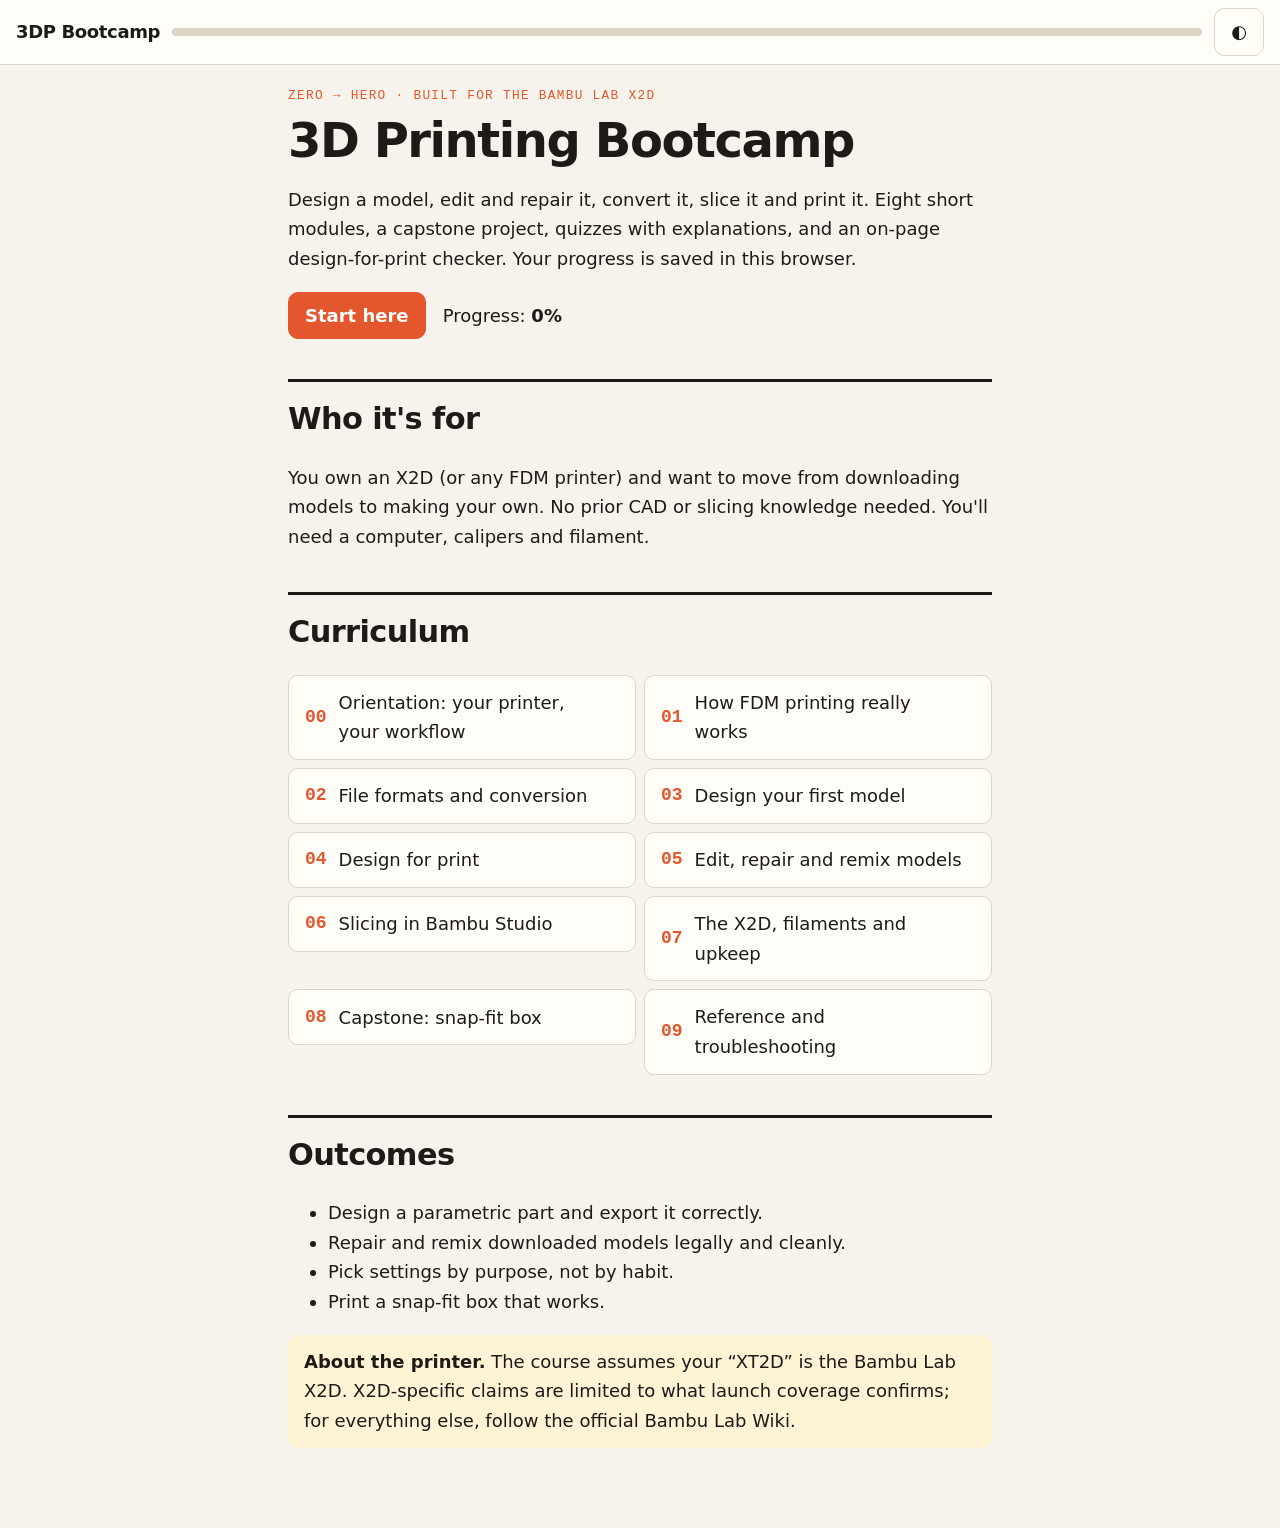
<file: docs/index.html>
<!doctype html><html lang="en"><head><meta charset="utf-8">
<meta name="viewport" content="width=device-width, initial-scale=1, viewport-fit=cover">
<title>3D Printing Bootcamp · Bambu Lab X2D</title><link rel="stylesheet" href="assets/css/main.css"></head><body>
<header class="top"><a class="brand" href="index.html">3DP Bootcamp</a><div class="bar" role="progressbar" aria-label="Course progress"><i></i></div><button id="theme" type="button" aria-label="Toggle dark mode">◐</button></header>
<main><div class="kicker">Zero → hero · built for the Bambu Lab X2D</div>
<h1>3D Printing Bootcamp</h1>
<p>Design a model, edit and repair it, convert it, slice it and print it. Eight short modules, a capstone project, quizzes with explanations, and an on-page design-for-print checker. Your progress is saved in this browser.</p>
<p><a id="resume" class="btn primary" href="00-orientation.html">Start here</a> &nbsp; Progress: <strong data-pct>0%</strong></p>
<h2>Who it's for</h2>
<p>You own an X2D (or any FDM printer) and want to move from downloading models to making your own. No prior CAD or slicing knowledge needed. You'll need a computer, calipers and filament.</p>
<h2>Curriculum</h2>
<ol class="curriculum"><li><a href="00-orientation.html"><span class="n">00</span><span>Orientation: your printer, your workflow</span><span class="st" data-st="00-orientation"></span></a></li><li><a href="01-how-fdm-works.html"><span class="n">01</span><span>How FDM printing really works</span><span class="st" data-st="01-how-fdm-works"></span></a></li><li><a href="02-file-formats.html"><span class="n">02</span><span>File formats and conversion</span><span class="st" data-st="02-file-formats"></span></a></li><li><a href="03-design-first-model.html"><span class="n">03</span><span>Design your first model</span><span class="st" data-st="03-design-first-model"></span></a></li><li><a href="04-design-for-print.html"><span class="n">04</span><span>Design for print</span><span class="st" data-st="04-design-for-print"></span></a></li><li><a href="05-edit-and-repair.html"><span class="n">05</span><span>Edit, repair and remix models</span><span class="st" data-st="05-edit-and-repair"></span></a></li><li><a href="06-slicing.html"><span class="n">06</span><span>Slicing in Bambu Studio</span><span class="st" data-st="06-slicing"></span></a></li><li><a href="07-x2d-and-materials.html"><span class="n">07</span><span>The X2D, filaments and upkeep</span><span class="st" data-st="07-x2d-and-materials"></span></a></li><li><a href="capstone.html"><span class="n">08</span><span>Capstone: snap-fit box</span><span class="st" data-st="capstone"></span></a></li><li><a href="reference.html"><span class="n">09</span><span>Reference and troubleshooting</span><span class="st" data-st="reference"></span></a></li></ol>
<h2>Outcomes</h2>
<ul><li>Design a parametric part and export it correctly.</li><li>Repair and remix downloaded models legally and cleanly.</li><li>Pick settings by purpose, not by habit.</li><li>Print a snap-fit box that works.</li></ul>
<div class="callout"><strong>About the printer.</strong> The course assumes your “XT2D” is the Bambu Lab X2D. X2D-specific claims are limited to what launch coverage confirms; for everything else, follow the official Bambu Lab Wiki.</div>
</main><script src="assets/js/main.js"></script></body></html>
</file>
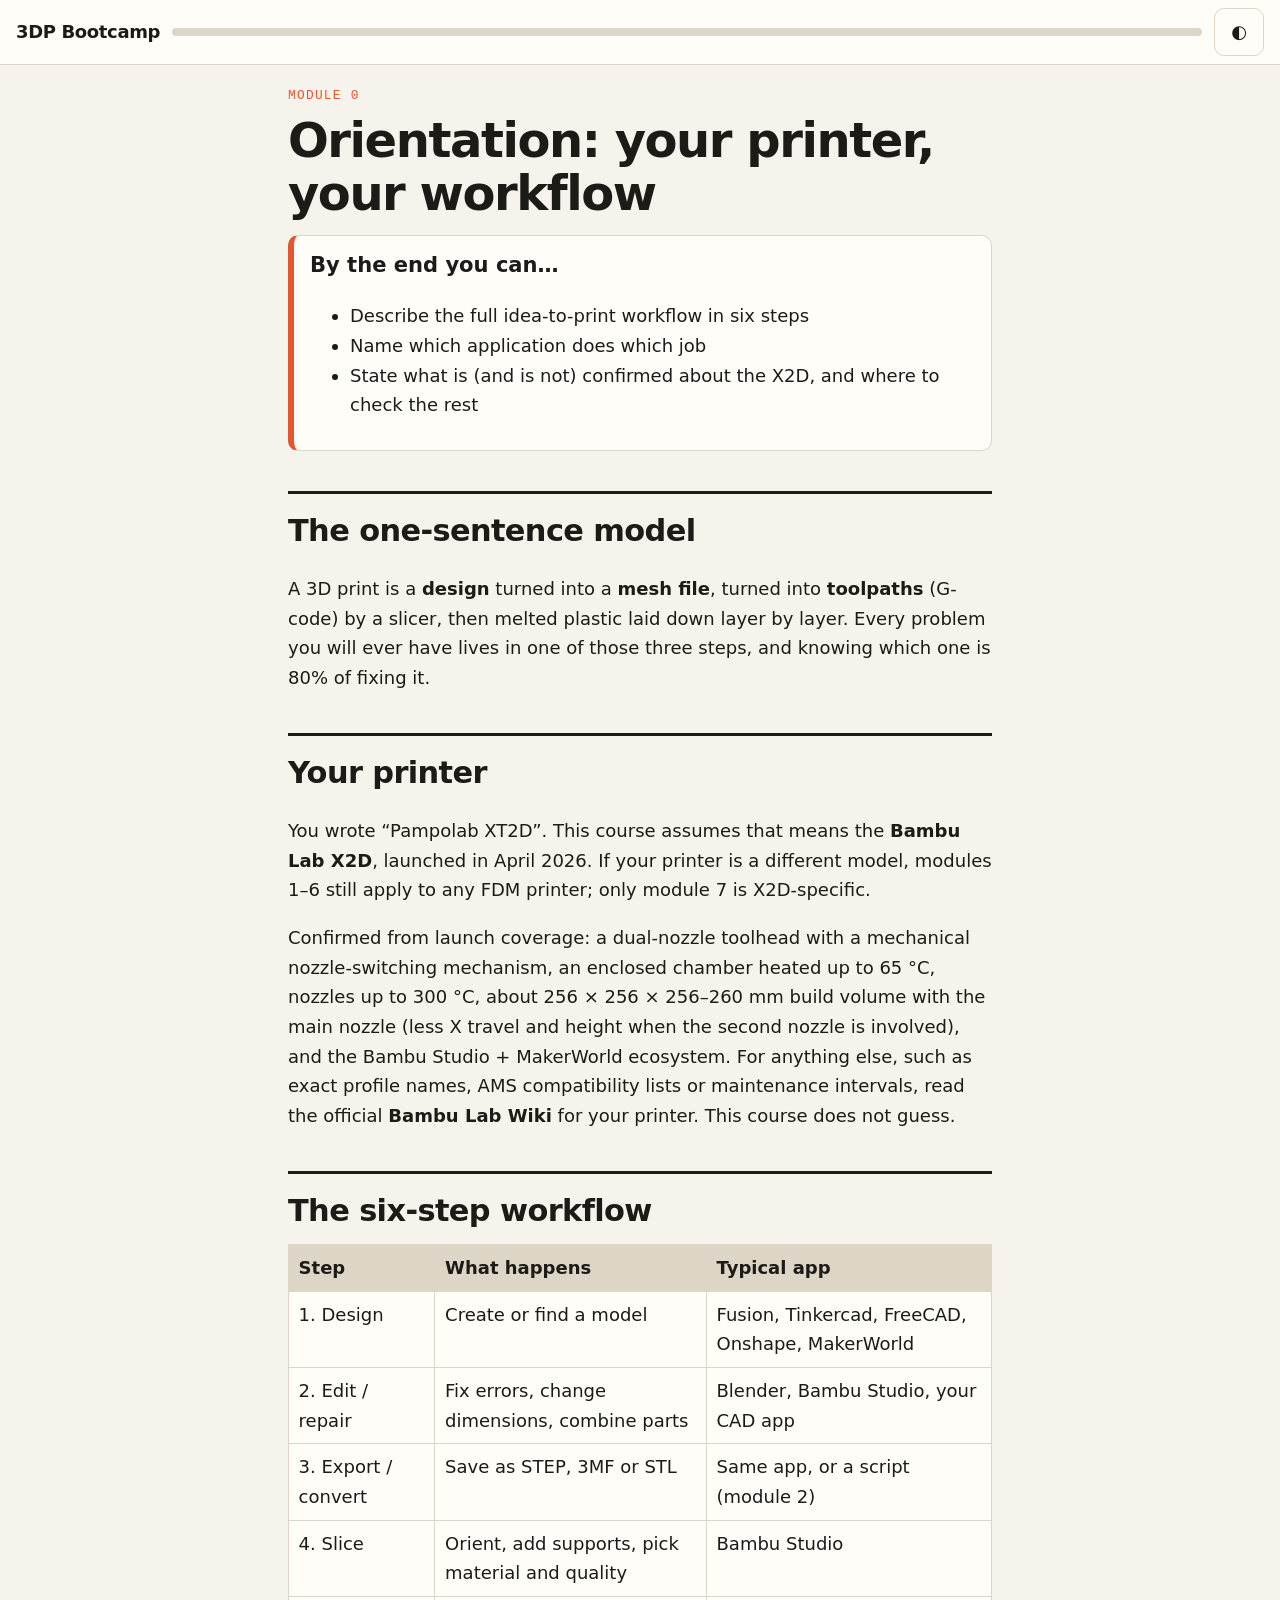
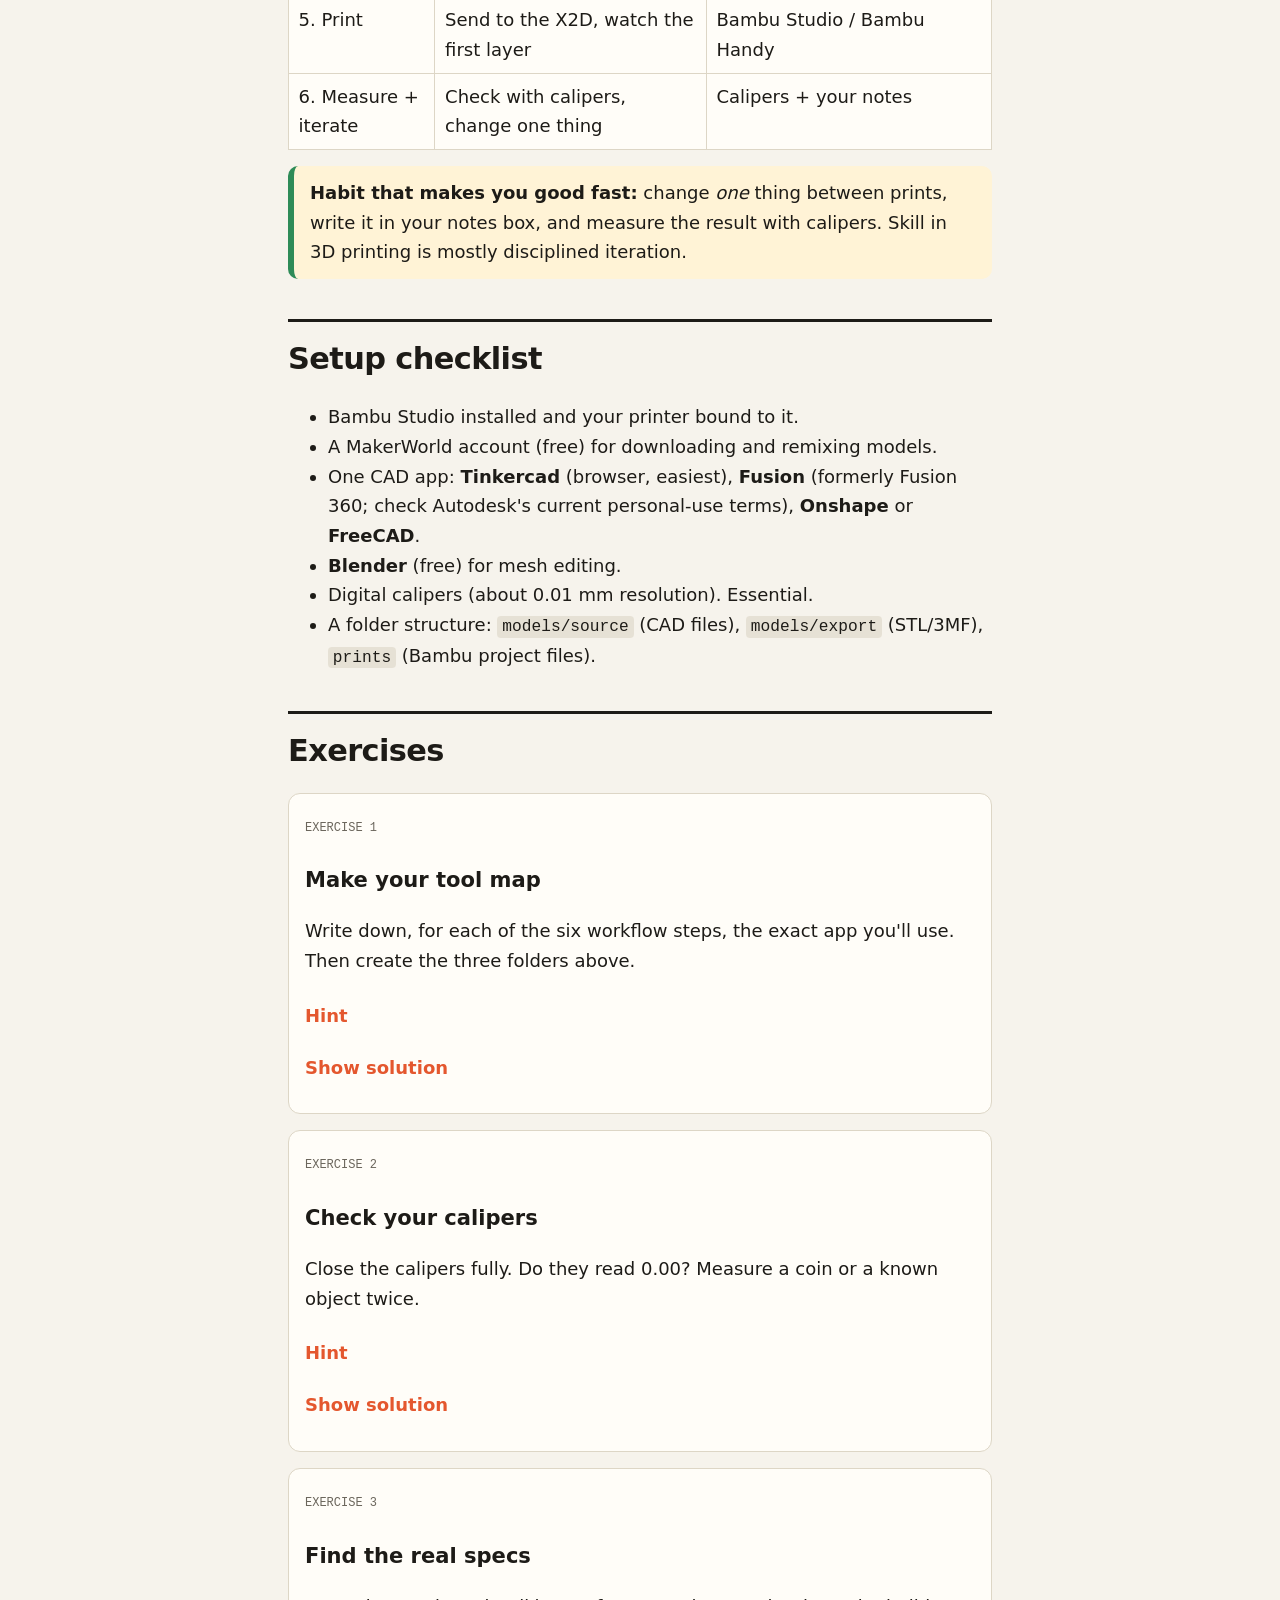
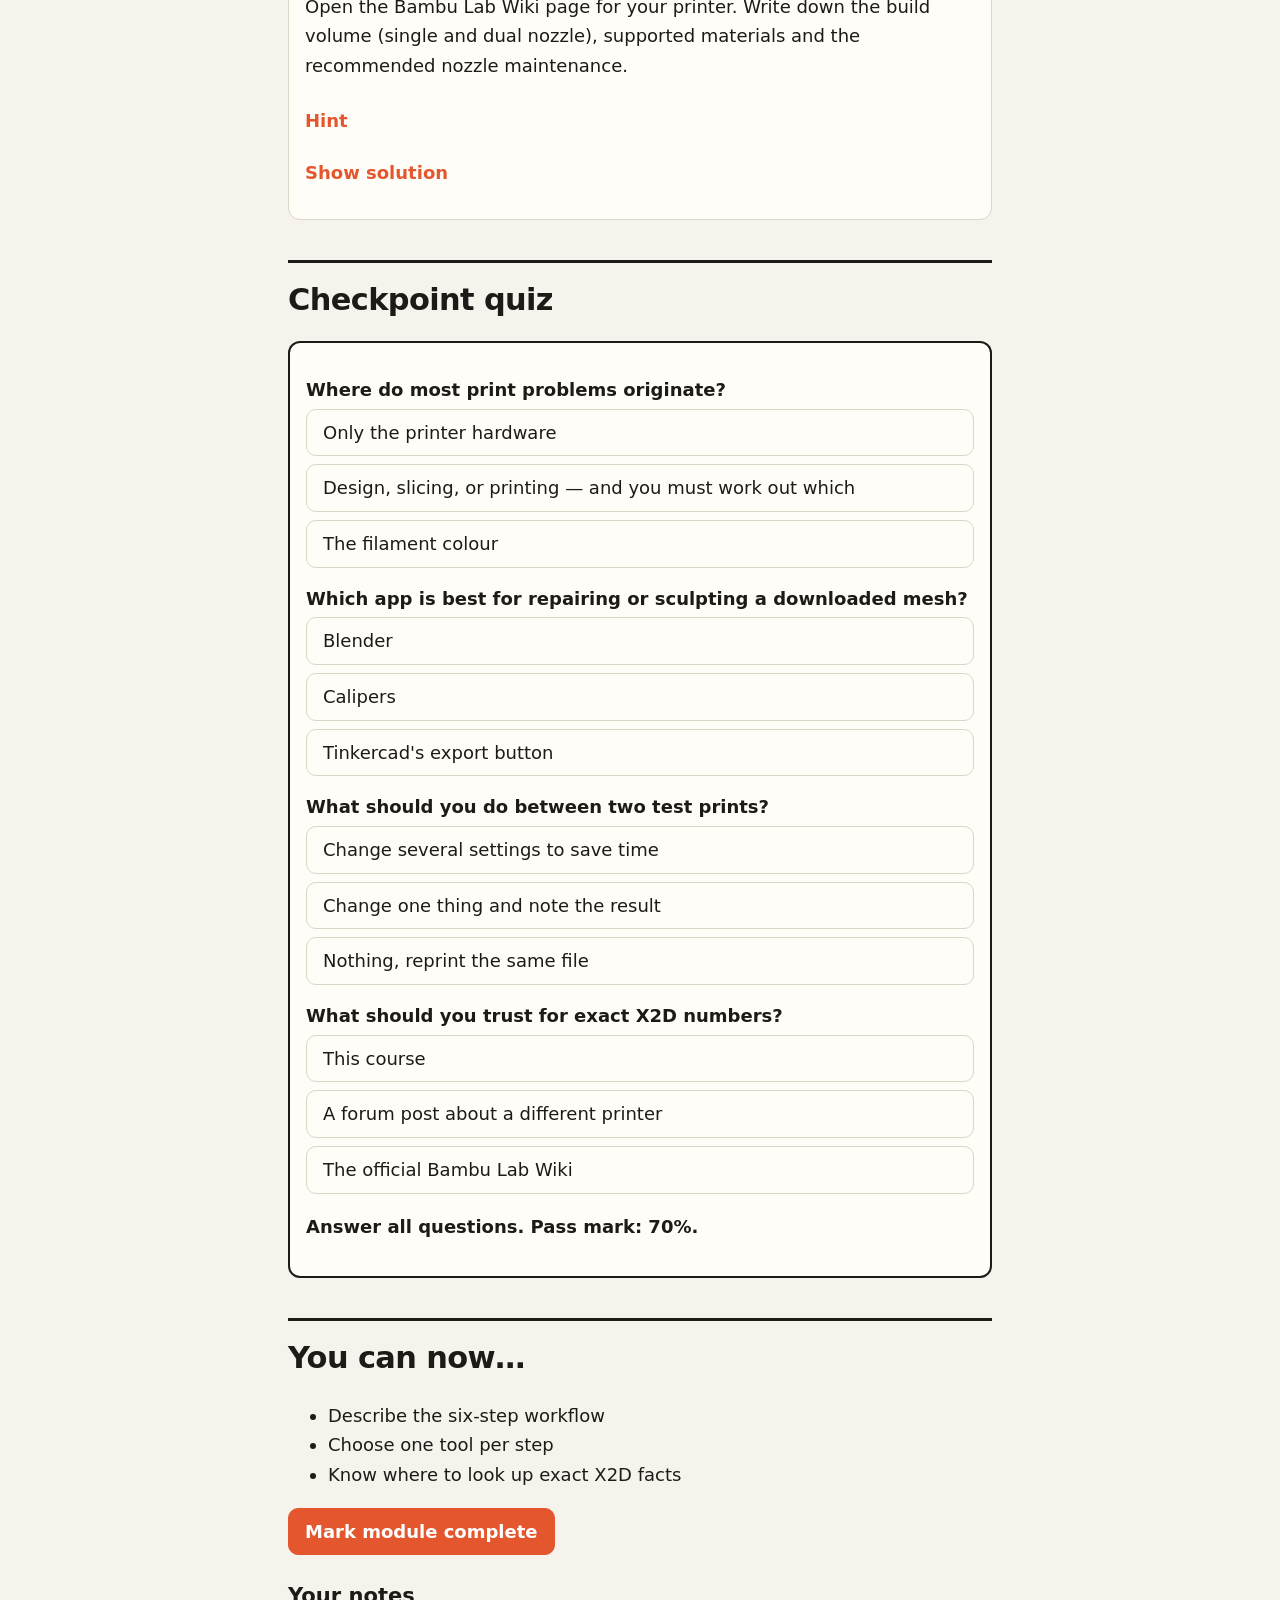
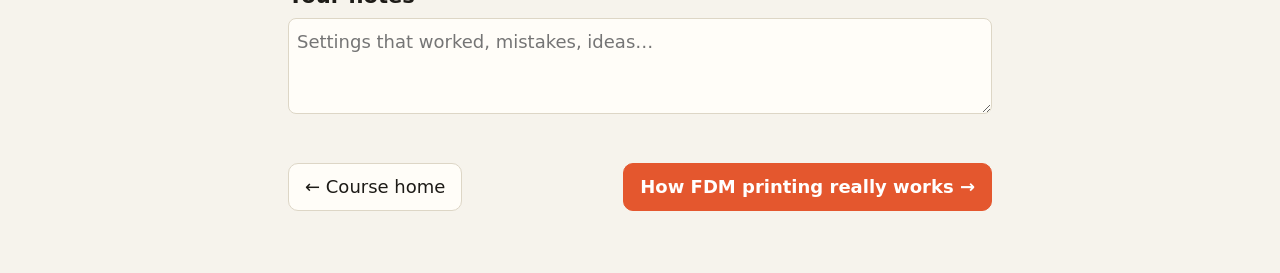
<file: docs/00-orientation.html>
<!doctype html><html lang="en"><head><meta charset="utf-8">
<meta name="viewport" content="width=device-width, initial-scale=1, viewport-fit=cover">
<title>Orientation: your printer, your workflow · 3D Printing Bootcamp</title><link rel="stylesheet" href="assets/css/main.css"></head><body>
<header class="top"><a class="brand" href="index.html">3DP Bootcamp</a><div class="bar" role="progressbar" aria-label="Course progress"><i></i></div><button id="theme" type="button" aria-label="Toggle dark mode">◐</button></header>
<main><div class="kicker">Module 0</div><h1>Orientation: your printer, your workflow</h1>
<div class="objectives"><h3>By the end you can…</h3><ul><li>Describe the full idea-to-print workflow in six steps</li><li>Name which application does which job</li><li>State what is (and is not) confirmed about the X2D, and where to check the rest</li></ul></div>

<h2>The one-sentence model</h2>
<p>A 3D print is a <strong>design</strong> turned into a <strong>mesh file</strong>, turned into <strong>toolpaths</strong> (G-code) by a slicer, then melted plastic laid down layer by layer. Every problem you will ever have lives in one of those three steps, and knowing which one is 80% of fixing it.</p>

<h2>Your printer</h2>
<p>You wrote “Pampolab XT2D”. This course assumes that means the <strong>Bambu Lab X2D</strong>, launched in April 2026. If your printer is a different model, modules 1–6 still apply to any FDM printer; only module 7 is X2D-specific.</p>
<p>Confirmed from launch coverage: a dual-nozzle toolhead with a mechanical nozzle-switching mechanism, an enclosed chamber heated up to 65&nbsp;°C, nozzles up to 300&nbsp;°C, about 256&nbsp;×&nbsp;256&nbsp;×&nbsp;256–260&nbsp;mm build volume with the main nozzle (less X travel and height when the second nozzle is involved), and the Bambu Studio + MakerWorld ecosystem. For anything else, such as exact profile names, AMS compatibility lists or maintenance intervals, read the official <strong>Bambu Lab Wiki</strong> for your printer. This course does not guess.</p>

<h2>The six-step workflow</h2>
<div class="table-wrap"><table><tr><th>Step</th><th>What happens</th><th>Typical app</th></tr><tr><td>1. Design</td><td>Create or find a model</td><td>Fusion, Tinkercad, FreeCAD, Onshape, MakerWorld</td></tr><tr><td>2. Edit / repair</td><td>Fix errors, change dimensions, combine parts</td><td>Blender, Bambu Studio, your CAD app</td></tr><tr><td>3. Export / convert</td><td>Save as STEP, 3MF or STL</td><td>Same app, or a script (module 2)</td></tr><tr><td>4. Slice</td><td>Orient, add supports, pick material and quality</td><td>Bambu Studio</td></tr><tr><td>5. Print</td><td>Send to the X2D, watch the first layer</td><td>Bambu Studio / Bambu Handy</td></tr><tr><td>6. Measure + iterate</td><td>Check with calipers, change one thing</td><td>Calipers + your notes</td></tr></table></div>
<div class="callout tip"><strong>Habit that makes you good fast:</strong> change <em>one</em> thing between prints, write it in your notes box, and measure the result with calipers. Skill in 3D printing is mostly disciplined iteration.</div>

<h2>Setup checklist</h2>
<ul><li>Bambu Studio installed and your printer bound to it.</li><li>A MakerWorld account (free) for downloading and remixing models.</li><li>One CAD app: <strong>Tinkercad</strong> (browser, easiest), <strong>Fusion</strong> (formerly Fusion 360; check Autodesk's current personal-use terms), <strong>Onshape</strong> or <strong>FreeCAD</strong>.</li><li><strong>Blender</strong> (free) for mesh editing.</li><li>Digital calipers (about 0.01 mm resolution). Essential.</li><li>A folder structure: <code>models/source</code> (CAD files), <code>models/export</code> (STL/3MF), <code>prints</code> (Bambu project files).</li></ul>

<h2>Exercises</h2>
<div class="exercise"><span class="tag">EXERCISE 1</span><h3>Make your tool map</h3><p>Write down, for each of the six workflow steps, the exact app you'll use. Then create the three folders above.</p>
<details class="hint"><summary>Hint</summary><div>Use the table above, but replace the examples with <em>your</em> choices.</div></details>
<details class="solution"><summary>Show solution</summary><div>Example: Design = Tinkercad first, Fusion later; Edit = Blender; Export = 3MF from CAD; Slice = Bambu Studio; Print = X2D; Measure = calipers. The point is that every step has one owner, so you never wonder where to fix a problem.</div></details></div>
<div class="exercise"><span class="tag">EXERCISE 2</span><h3>Check your calipers</h3><p>Close the calipers fully. Do they read 0.00? Measure a coin or a known object twice.</p>
<details class="hint"><summary>Hint</summary><div>Zero them with the jaws closed and clean.</div></details>
<details class="solution"><summary>Show solution</summary><div>If the zero drifts, clean the jaws and replace the battery. Trustworthy measurement is the foundation of every tolerance in module 4.</div></details></div>
<div class="exercise"><span class="tag">EXERCISE 3</span><h3>Find the real specs</h3><p>Open the Bambu Lab Wiki page for your printer. Write down the build volume (single and dual nozzle), supported materials and the recommended nozzle maintenance.</p>
<details class="hint"><summary>Hint</summary><div>Search for your exact model name on the wiki.</div></details>
<details class="solution"><summary>Show solution</summary><div>Whatever the wiki says overrides anything in this course. Paste the numbers in your notes box.</div></details></div>
<h2>Checkpoint quiz</h2><div class="quiz"><div class="q" data-answer="1"><p>Where do most print problems originate?</p><div class="opts"><button type="button">Only the printer hardware</button><button type="button">Design, slicing, or printing — and you must work out which</button><button type="button">The filament colour</button></div><div class="why">Splitting problems into design / slicing / print stages is the core diagnostic skill.</div></div><div class="q" data-answer="0"><p>Which app is best for repairing or sculpting a downloaded mesh?</p><div class="opts"><button type="button">Blender</button><button type="button">Calipers</button><button type="button">Tinkercad&#x27;s export button</button></div><div class="why">Blender is a mesh editor; parametric CAD apps are best for dimensioned parts.</div></div><div class="q" data-answer="1"><p>What should you do between two test prints?</p><div class="opts"><button type="button">Change several settings to save time</button><button type="button">Change one thing and note the result</button><button type="button">Nothing, reprint the same file</button></div><div class="why">One variable at a time is the only way to learn what caused a change.</div></div><div class="q" data-answer="2"><p>What should you trust for exact X2D numbers?</p><div class="opts"><button type="button">This course</button><button type="button">A forum post about a different printer</button><button type="button">The official Bambu Lab Wiki</button></div><div class="why">Specs and profiles change with firmware and software releases.</div></div><p class="score">Answer all questions. Pass mark: 70%.</p></div>

<h2>You can now…</h2><ul><li>Describe the six-step workflow</li><li>Choose one tool per step</li><li>Know where to look up exact X2D facts</li></ul>
<p><button id="mark" class="primary" type="button">Mark module complete</button></p>
<h3>Your notes</h3><textarea class="notes" aria-label="Notes for this page" placeholder="Settings that worked, mistakes, ideas…"></textarea>
<div class="nav"><a class="btn" href="index.html">← Course home</a><a class="btn primary" href="01-how-fdm-works.html">How FDM printing really works →</a></div></main><script src="assets/js/main.js"></script></body></html>
</file>
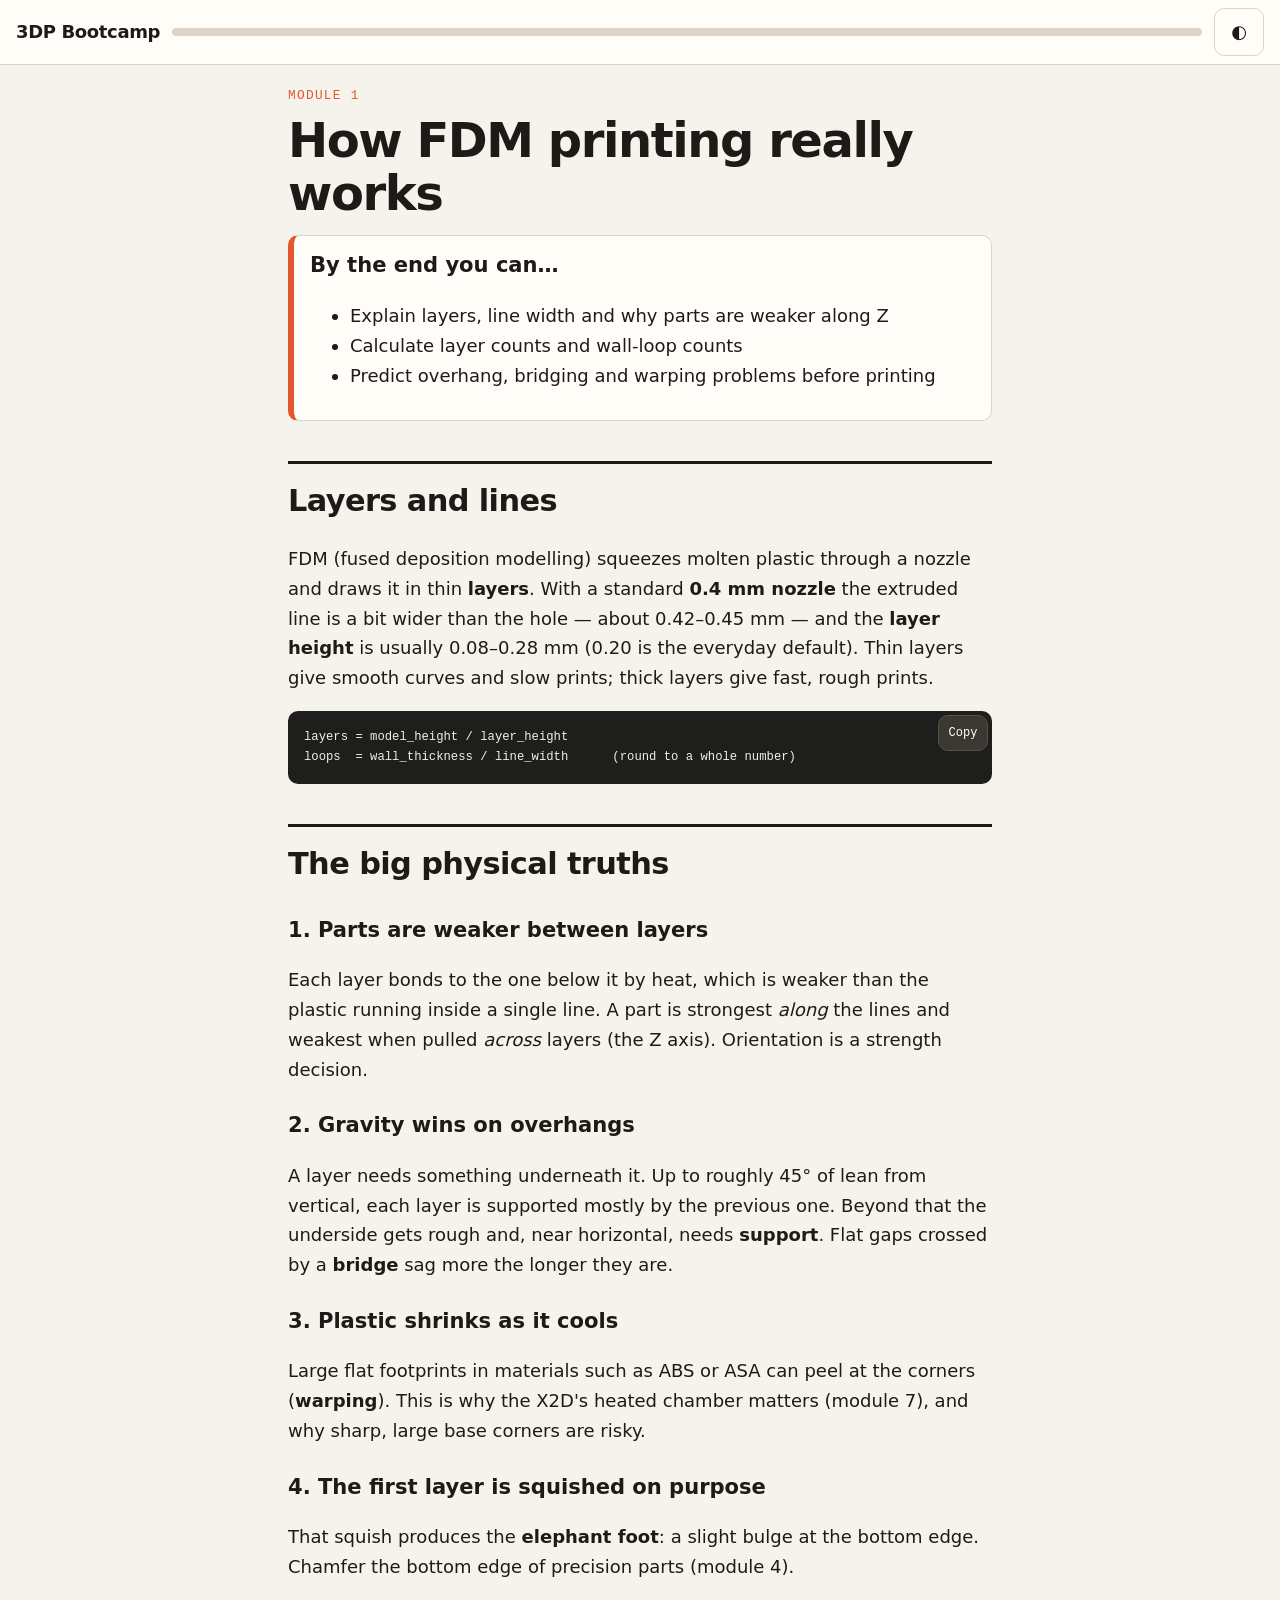
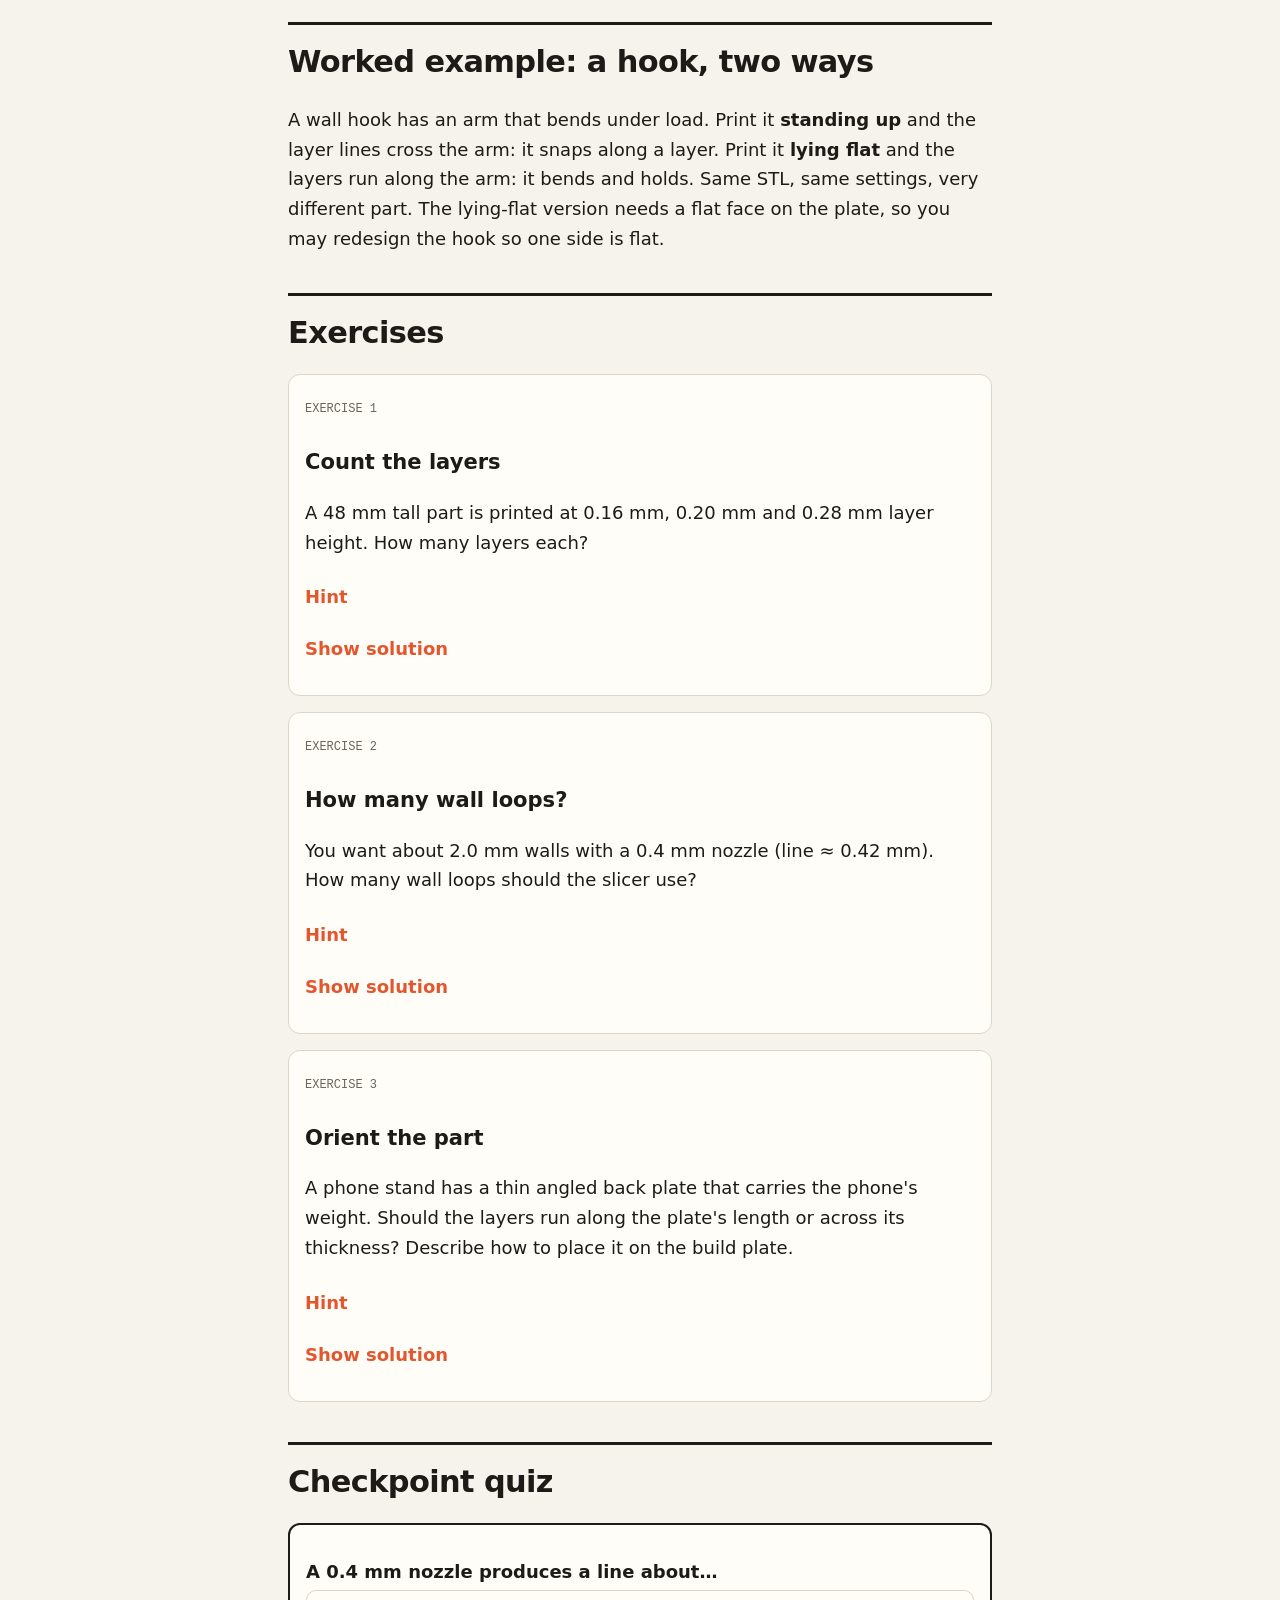
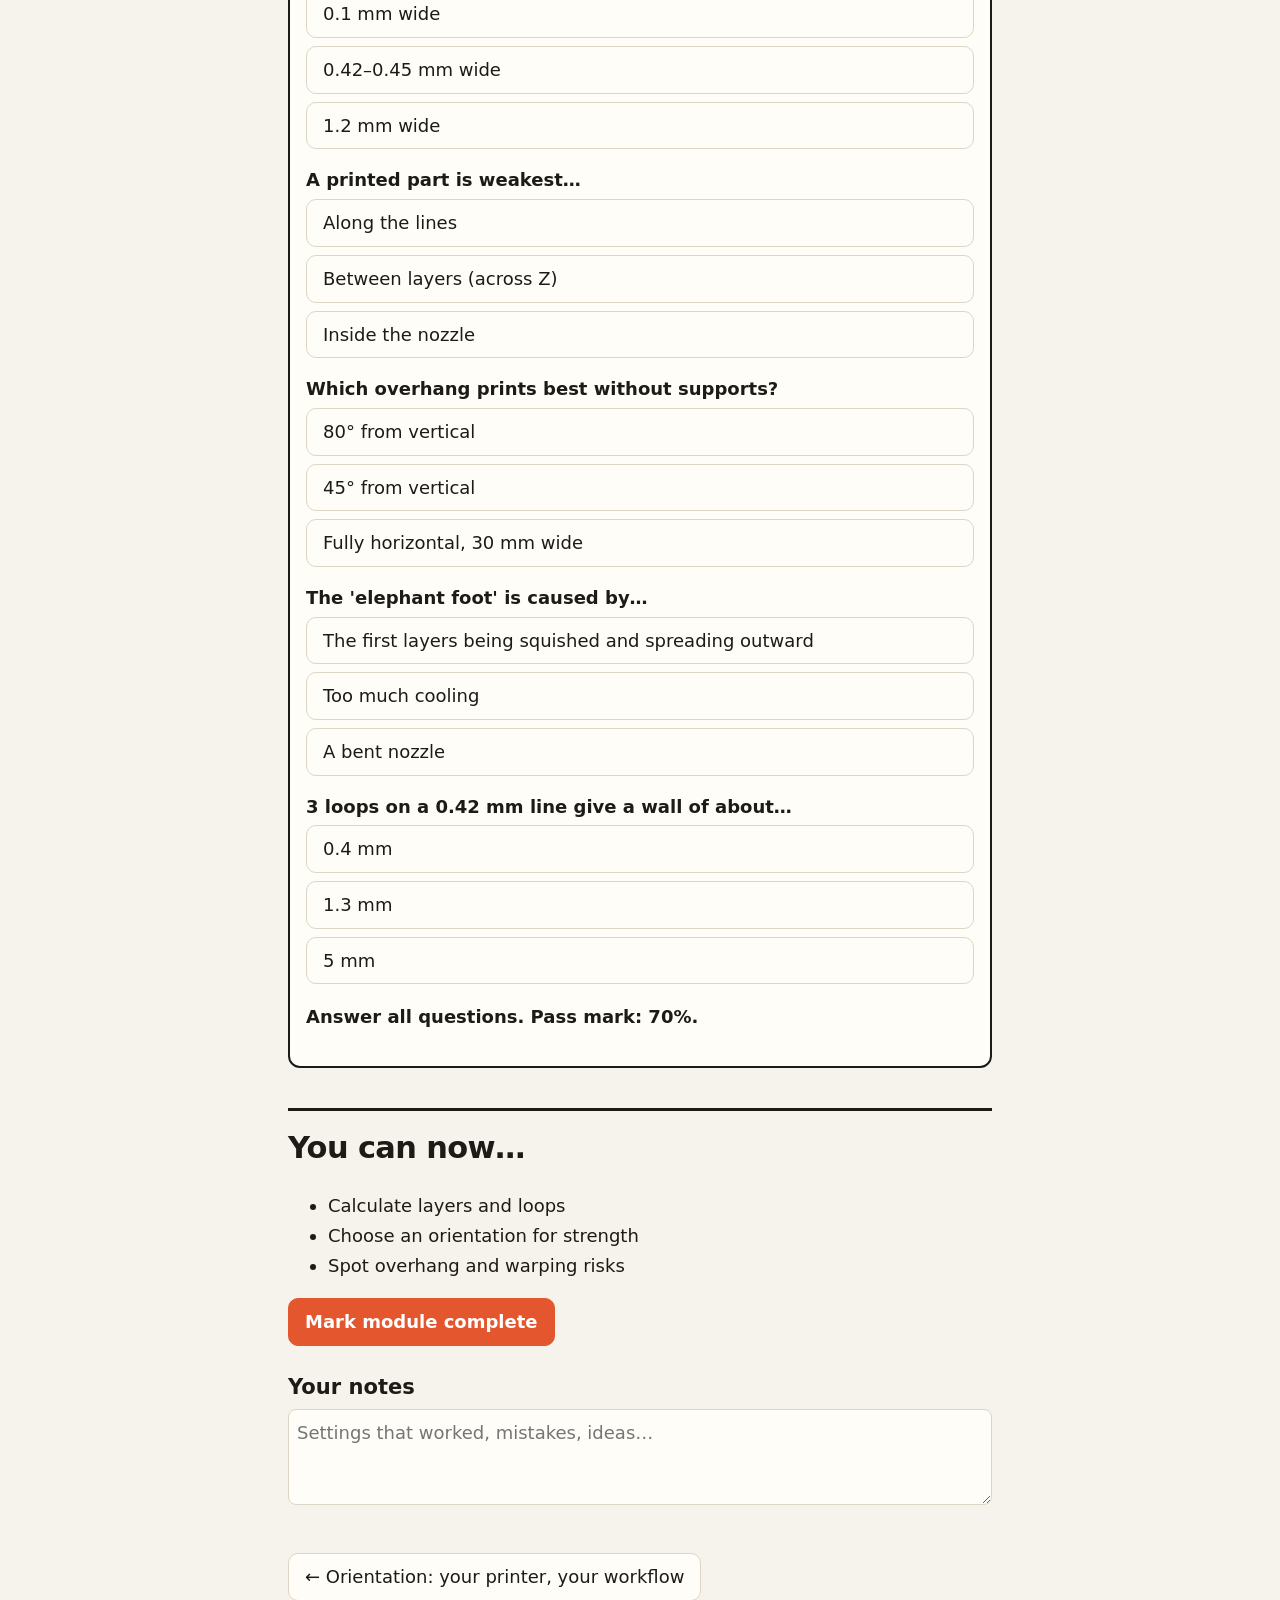
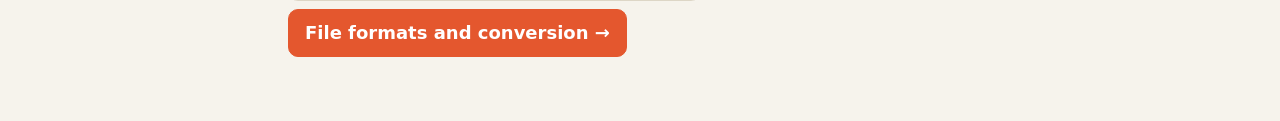
<file: docs/01-how-fdm-works.html>
<!doctype html><html lang="en"><head><meta charset="utf-8">
<meta name="viewport" content="width=device-width, initial-scale=1, viewport-fit=cover">
<title>How FDM printing really works · 3D Printing Bootcamp</title><link rel="stylesheet" href="assets/css/main.css"></head><body>
<header class="top"><a class="brand" href="index.html">3DP Bootcamp</a><div class="bar" role="progressbar" aria-label="Course progress"><i></i></div><button id="theme" type="button" aria-label="Toggle dark mode">◐</button></header>
<main><div class="kicker">Module 1</div><h1>How FDM printing really works</h1>
<div class="objectives"><h3>By the end you can…</h3><ul><li>Explain layers, line width and why parts are weaker along Z</li><li>Calculate layer counts and wall-loop counts</li><li>Predict overhang, bridging and warping problems before printing</li></ul></div>

<h2>Layers and lines</h2>
<p>FDM (fused deposition modelling) squeezes molten plastic through a nozzle and draws it in thin <strong>layers</strong>. With a standard <strong>0.4&nbsp;mm nozzle</strong> the extruded line is a bit wider than the hole — about 0.42–0.45&nbsp;mm — and the <strong>layer height</strong> is usually 0.08–0.28&nbsp;mm (0.20 is the everyday default). Thin layers give smooth curves and slow prints; thick layers give fast, rough prints.</p>
<pre><code>layers = model_height / layer_height
loops  = wall_thickness / line_width      (round to a whole number)</code></pre>

<h2>The big physical truths</h2>
<h3>1. Parts are weaker between layers</h3>
<p>Each layer bonds to the one below it by heat, which is weaker than the plastic running inside a single line. A part is strongest <em>along</em> the lines and weakest when pulled <em>across</em> layers (the Z axis). Orientation is a strength decision.</p>
<h3>2. Gravity wins on overhangs</h3>
<p>A layer needs something underneath it. Up to roughly 45° of lean from vertical, each layer is supported mostly by the previous one. Beyond that the underside gets rough and, near horizontal, needs <strong>support</strong>. Flat gaps crossed by a <strong>bridge</strong> sag more the longer they are.</p>
<h3>3. Plastic shrinks as it cools</h3>
<p>Large flat footprints in materials such as ABS or ASA can peel at the corners (<strong>warping</strong>). This is why the X2D's heated chamber matters (module 7), and why sharp, large base corners are risky.</p>
<h3>4. The first layer is squished on purpose</h3>
<p>That squish produces the <strong>elephant foot</strong>: a slight bulge at the bottom edge. Chamfer the bottom edge of precision parts (module 4).</p>

<h2>Worked example: a hook, two ways</h2>
<p>A wall hook has an arm that bends under load. Print it <strong>standing up</strong> and the layer lines cross the arm: it snaps along a layer. Print it <strong>lying flat</strong> and the layers run along the arm: it bends and holds. Same STL, same settings, very different part. The lying-flat version needs a flat face on the plate, so you may redesign the hook so one side is flat.</p>

<h2>Exercises</h2>
<div class="exercise"><span class="tag">EXERCISE 1</span><h3>Count the layers</h3><p>A 48 mm tall part is printed at 0.16 mm, 0.20 mm and 0.28 mm layer height. How many layers each?</p>
<details class="hint"><summary>Hint</summary><div>Divide height by layer height.</div></details>
<details class="solution"><summary>Show solution</summary><div>48/0.16 = 300 layers; 48/0.20 = 240 layers; 48/0.28 ≈ 171 layers. Going from 0.16 to 0.28 cuts layers by about 43%, which is roughly why print time drops, though walls, infill and travel also matter.</div></details></div>
<div class="exercise"><span class="tag">EXERCISE 2</span><h3>How many wall loops?</h3><p>You want about 2.0 mm walls with a 0.4 mm nozzle (line ≈ 0.42 mm). How many wall loops should the slicer use?</p>
<details class="hint"><summary>Hint</summary><div>Divide 2.0 by 0.42.</div></details>
<details class="solution"><summary>Show solution</summary><div>2.0 / 0.42 ≈ 4.8, so use 4 loops (≈1.7 mm) or 5 loops (≈2.1 mm). Designing walls as multiples of the line width avoids gap-fill artefacts.</div></details></div>
<div class="exercise"><span class="tag">EXERCISE 3</span><h3>Orient the part</h3><p>A phone stand has a thin angled back plate that carries the phone's weight. Should the layers run along the plate's length or across its thickness? Describe how to place it on the build plate.</p>
<details class="hint"><summary>Hint</summary><div>Where does the load try to pull layers apart?</div></details>
<details class="solution"><summary>Show solution</summary><div>Layers should run along the plate's length so the bending load is along the lines. Place the stand lying on its back or side so the long plate is parallel to the build plate. Never print it standing on its thin edge.</div></details></div>
<h2>Checkpoint quiz</h2><div class="quiz"><div class="q" data-answer="1"><p>A 0.4 mm nozzle produces a line about…</p><div class="opts"><button type="button">0.1 mm wide</button><button type="button">0.42–0.45 mm wide</button><button type="button">1.2 mm wide</button></div><div class="why">Lines are slightly wider than the nozzle because the plastic is squished against the layer below.</div></div><div class="q" data-answer="1"><p>A printed part is weakest…</p><div class="opts"><button type="button">Along the lines</button><button type="button">Between layers (across Z)</button><button type="button">Inside the nozzle</button></div><div class="why">Inter-layer bonding is weaker than continuous extruded plastic.</div></div><div class="q" data-answer="1"><p>Which overhang prints best without supports?</p><div class="opts"><button type="button">80° from vertical</button><button type="button">45° from vertical</button><button type="button">Fully horizontal, 30 mm wide</button></div><div class="why">45° is a widely used limit where each layer still sits mostly on the one below.</div></div><div class="q" data-answer="0"><p>The 'elephant foot' is caused by…</p><div class="opts"><button type="button">The first layers being squished and spreading outward</button><button type="button">Too much cooling</button><button type="button">A bent nozzle</button></div><div class="why">Squish on the early layers bulges the bottom edge; a 0.4–0.6 mm chamfer hides it.</div></div><div class="q" data-answer="1"><p>3 loops on a 0.42 mm line give a wall of about…</p><div class="opts"><button type="button">0.4 mm</button><button type="button">1.3 mm</button><button type="button">5 mm</button></div><div class="why">3 × 0.42 ≈ 1.26 mm.</div></div><p class="score">Answer all questions. Pass mark: 70%.</p></div>

<h2>You can now…</h2><ul><li>Calculate layers and loops</li><li>Choose an orientation for strength</li><li>Spot overhang and warping risks</li></ul>
<p><button id="mark" class="primary" type="button">Mark module complete</button></p>
<h3>Your notes</h3><textarea class="notes" aria-label="Notes for this page" placeholder="Settings that worked, mistakes, ideas…"></textarea>
<div class="nav"><a class="btn" href="00-orientation.html">← Orientation: your printer, your workflow</a><a class="btn primary" href="02-file-formats.html">File formats and conversion →</a></div></main><script src="assets/js/main.js"></script></body></html>
</file>
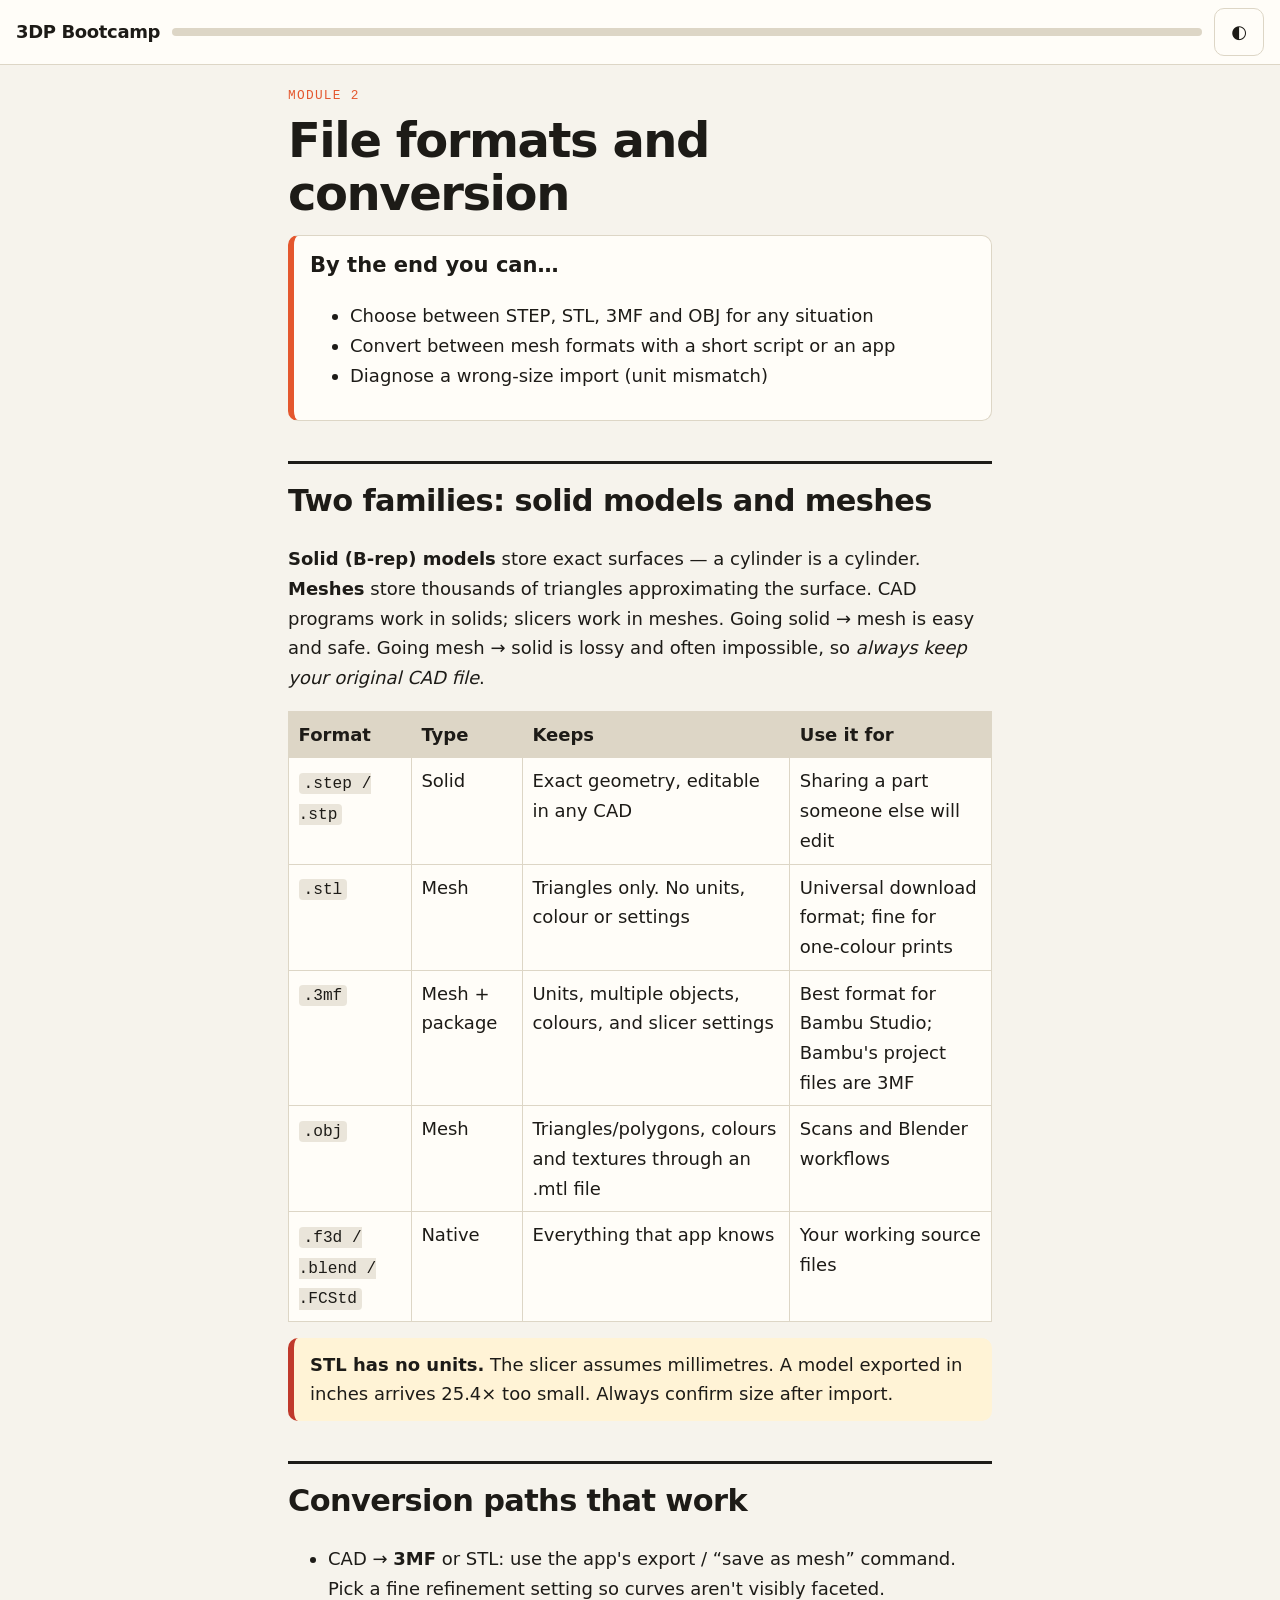
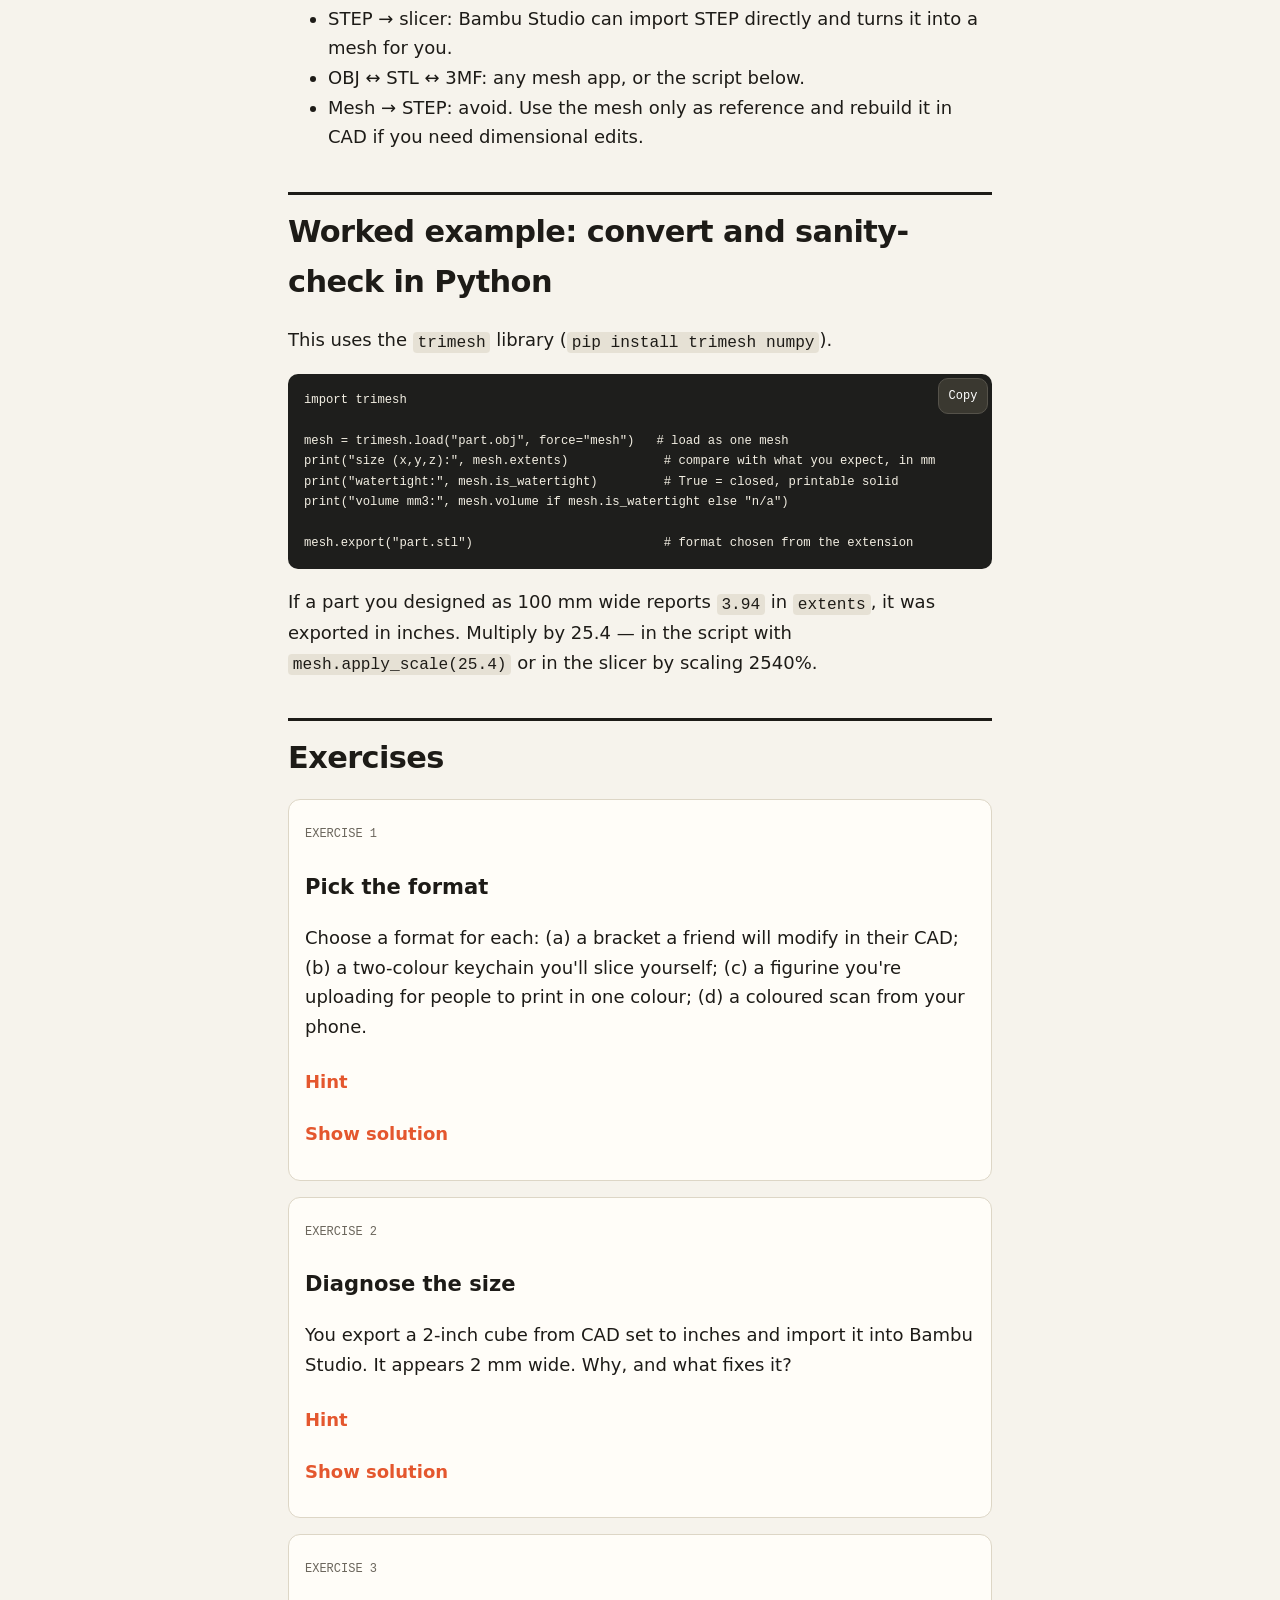
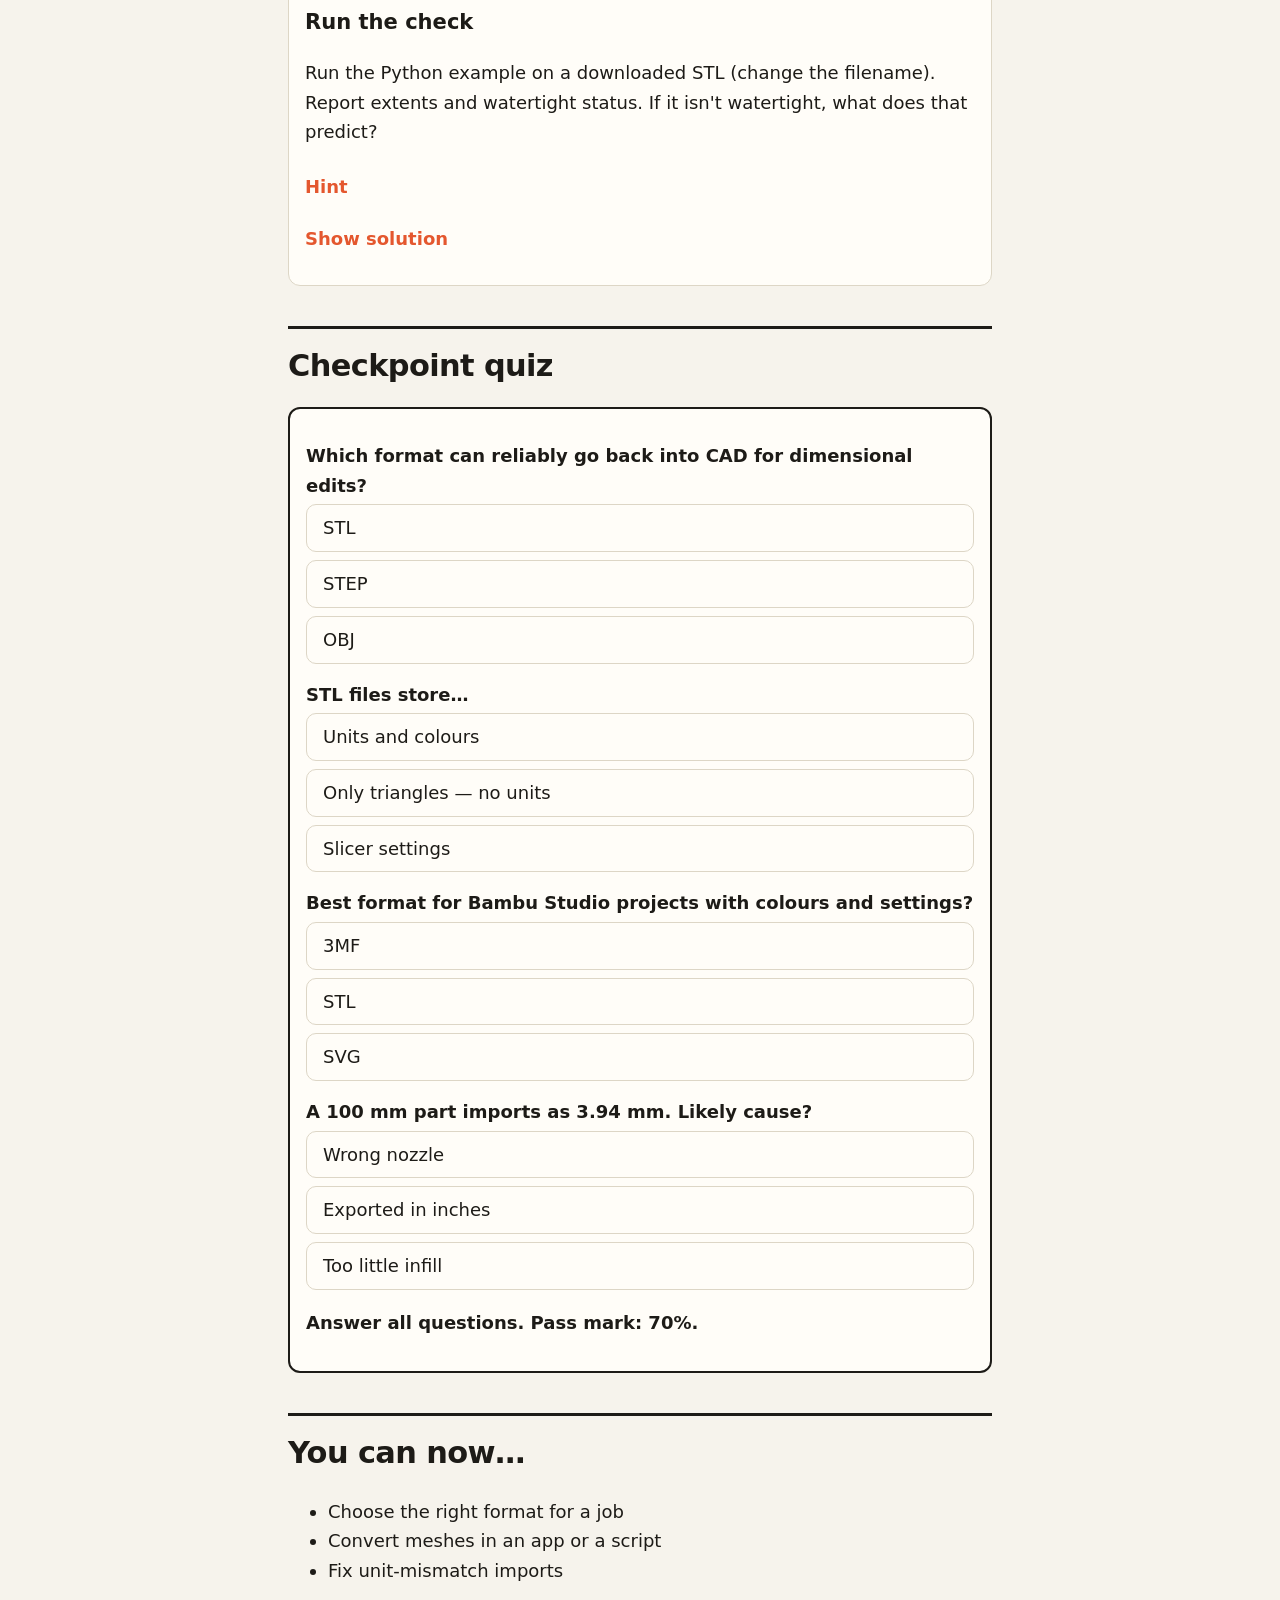
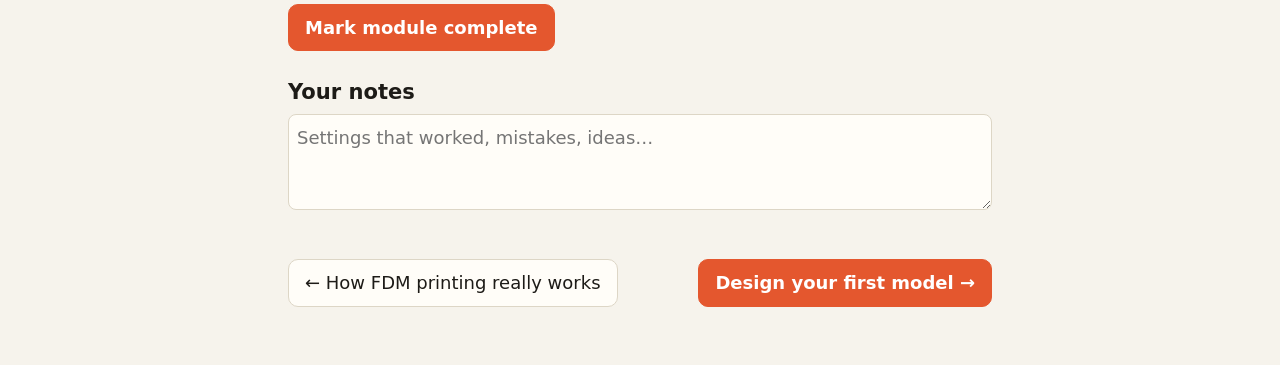
<file: docs/02-file-formats.html>
<!doctype html><html lang="en"><head><meta charset="utf-8">
<meta name="viewport" content="width=device-width, initial-scale=1, viewport-fit=cover">
<title>File formats and conversion · 3D Printing Bootcamp</title><link rel="stylesheet" href="assets/css/main.css"></head><body>
<header class="top"><a class="brand" href="index.html">3DP Bootcamp</a><div class="bar" role="progressbar" aria-label="Course progress"><i></i></div><button id="theme" type="button" aria-label="Toggle dark mode">◐</button></header>
<main><div class="kicker">Module 2</div><h1>File formats and conversion</h1>
<div class="objectives"><h3>By the end you can…</h3><ul><li>Choose between STEP, STL, 3MF and OBJ for any situation</li><li>Convert between mesh formats with a short script or an app</li><li>Diagnose a wrong-size import (unit mismatch)</li></ul></div>

<h2>Two families: solid models and meshes</h2>
<p><strong>Solid (B-rep) models</strong> store exact surfaces — a cylinder is a cylinder. <strong>Meshes</strong> store thousands of triangles approximating the surface. CAD programs work in solids; slicers work in meshes. Going solid → mesh is easy and safe. Going mesh → solid is lossy and often impossible, so <em>always keep your original CAD file</em>.</p>
<div class="table-wrap"><table><tr><th>Format</th><th>Type</th><th>Keeps</th><th>Use it for</th></tr><tr><td><code>.step / .stp</code></td><td>Solid</td><td>Exact geometry, editable in any CAD</td><td>Sharing a part someone else will edit</td></tr><tr><td><code>.stl</code></td><td>Mesh</td><td>Triangles only. No units, colour or settings</td><td>Universal download format; fine for one-colour prints</td></tr><tr><td><code>.3mf</code></td><td>Mesh + package</td><td>Units, multiple objects, colours, and slicer settings</td><td>Best format for Bambu Studio; Bambu's project files are 3MF</td></tr><tr><td><code>.obj</code></td><td>Mesh</td><td>Triangles/polygons, colours and textures through an .mtl file</td><td>Scans and Blender workflows</td></tr><tr><td><code>.f3d / .blend / .FCStd</code></td><td>Native</td><td>Everything that app knows</td><td>Your working source files</td></tr></table></div>
<div class="callout warn"><strong>STL has no units.</strong> The slicer assumes millimetres. A model exported in inches arrives 25.4× too small. Always confirm size after import.</div>

<h2>Conversion paths that work</h2>
<ul><li>CAD → <strong>3MF</strong> or STL: use the app's export / “save as mesh” command. Pick a fine refinement setting so curves aren't visibly faceted.</li><li>STEP → slicer: Bambu Studio can import STEP directly and turns it into a mesh for you.</li><li>OBJ ↔ STL ↔ 3MF: any mesh app, or the script below.</li><li>Mesh → STEP: avoid. Use the mesh only as reference and rebuild it in CAD if you need dimensional edits.</li></ul>

<h2>Worked example: convert and sanity-check in Python</h2>
<p>This uses the <code>trimesh</code> library (<code>pip install trimesh numpy</code>).</p>
<pre><code>import trimesh

mesh = trimesh.load("part.obj", force="mesh")   # load as one mesh
print("size (x,y,z):", mesh.extents)             # compare with what you expect, in mm
print("watertight:", mesh.is_watertight)         # True = closed, printable solid
print("volume mm3:", mesh.volume if mesh.is_watertight else "n/a")

mesh.export("part.stl")                          # format chosen from the extension</code></pre>
<p>If a part you designed as 100 mm wide reports <code>3.94</code> in <code>extents</code>, it was exported in inches. Multiply by 25.4 — in the script with <code>mesh.apply_scale(25.4)</code> or in the slicer by scaling 2540%.</p>

<h2>Exercises</h2>
<div class="exercise"><span class="tag">EXERCISE 1</span><h3>Pick the format</h3><p>Choose a format for each: (a) a bracket a friend will modify in their CAD; (b) a two-colour keychain you'll slice yourself; (c) a figurine you're uploading for people to print in one colour; (d) a coloured scan from your phone.</p>
<details class="hint"><summary>Hint</summary><div>Ask: does anyone need to edit it? Does colour matter?</div></details>
<details class="solution"><summary>Show solution</summary><div>(a) STEP. (b) 3MF — keeps colours and objects. (c) STL (universal) or 3MF. (d) OBJ with its .mtl/texture, or 3MF.</div></details></div>
<div class="exercise"><span class="tag">EXERCISE 2</span><h3>Diagnose the size</h3><p>You export a 2-inch cube from CAD set to inches and import it into Bambu Studio. It appears 2 mm wide. Why, and what fixes it?</p>
<details class="hint"><summary>Hint</summary><div>STL stores the number 2, not the unit.</div></details>
<details class="solution"><summary>Show solution</summary><div>The slicer reads 2 as 2 mm. Fix by exporting in millimetres (preferred) or by scaling the model by 25.4× (2540%) to get 50.8 mm.</div></details></div>
<div class="exercise"><span class="tag">EXERCISE 3</span><h3>Run the check</h3><p>Run the Python example on a downloaded STL (change the filename). Report extents and watertight status. If it isn't watertight, what does that predict?</p>
<details class="hint"><summary>Hint</summary><div>A non-watertight mesh has holes in the surface.</div></details>
<details class="solution"><summary>Show solution</summary><div>A non-watertight mesh may slice with missing walls or odd gaps. Repair it in module 5 before printing.</div></details></div>
<h2>Checkpoint quiz</h2><div class="quiz"><div class="q" data-answer="1"><p>Which format can reliably go back into CAD for dimensional edits?</p><div class="opts"><button type="button">STL</button><button type="button">STEP</button><button type="button">OBJ</button></div><div class="why">STEP carries exact solid geometry; meshes do not.</div></div><div class="q" data-answer="1"><p>STL files store…</p><div class="opts"><button type="button">Units and colours</button><button type="button">Only triangles — no units</button><button type="button">Slicer settings</button></div><div class="why">STL is triangles only; the slicer assumes millimetres.</div></div><div class="q" data-answer="0"><p>Best format for Bambu Studio projects with colours and settings?</p><div class="opts"><button type="button">3MF</button><button type="button">STL</button><button type="button">SVG</button></div><div class="why">3MF is a package that stores objects, colours and settings.</div></div><div class="q" data-answer="1"><p>A 100 mm part imports as 3.94 mm. Likely cause?</p><div class="opts"><button type="button">Wrong nozzle</button><button type="button">Exported in inches</button><button type="button">Too little infill</button></div><div class="why">100 mm ≈ 3.94 in; the slicer read 3.94 as millimetres.</div></div><p class="score">Answer all questions. Pass mark: 70%.</p></div>

<h2>You can now…</h2><ul><li>Choose the right format for a job</li><li>Convert meshes in an app or a script</li><li>Fix unit-mismatch imports</li></ul>
<p><button id="mark" class="primary" type="button">Mark module complete</button></p>
<h3>Your notes</h3><textarea class="notes" aria-label="Notes for this page" placeholder="Settings that worked, mistakes, ideas…"></textarea>
<div class="nav"><a class="btn" href="01-how-fdm-works.html">← How FDM printing really works</a><a class="btn primary" href="03-design-first-model.html">Design your first model →</a></div></main><script src="assets/js/main.js"></script></body></html>
</file>
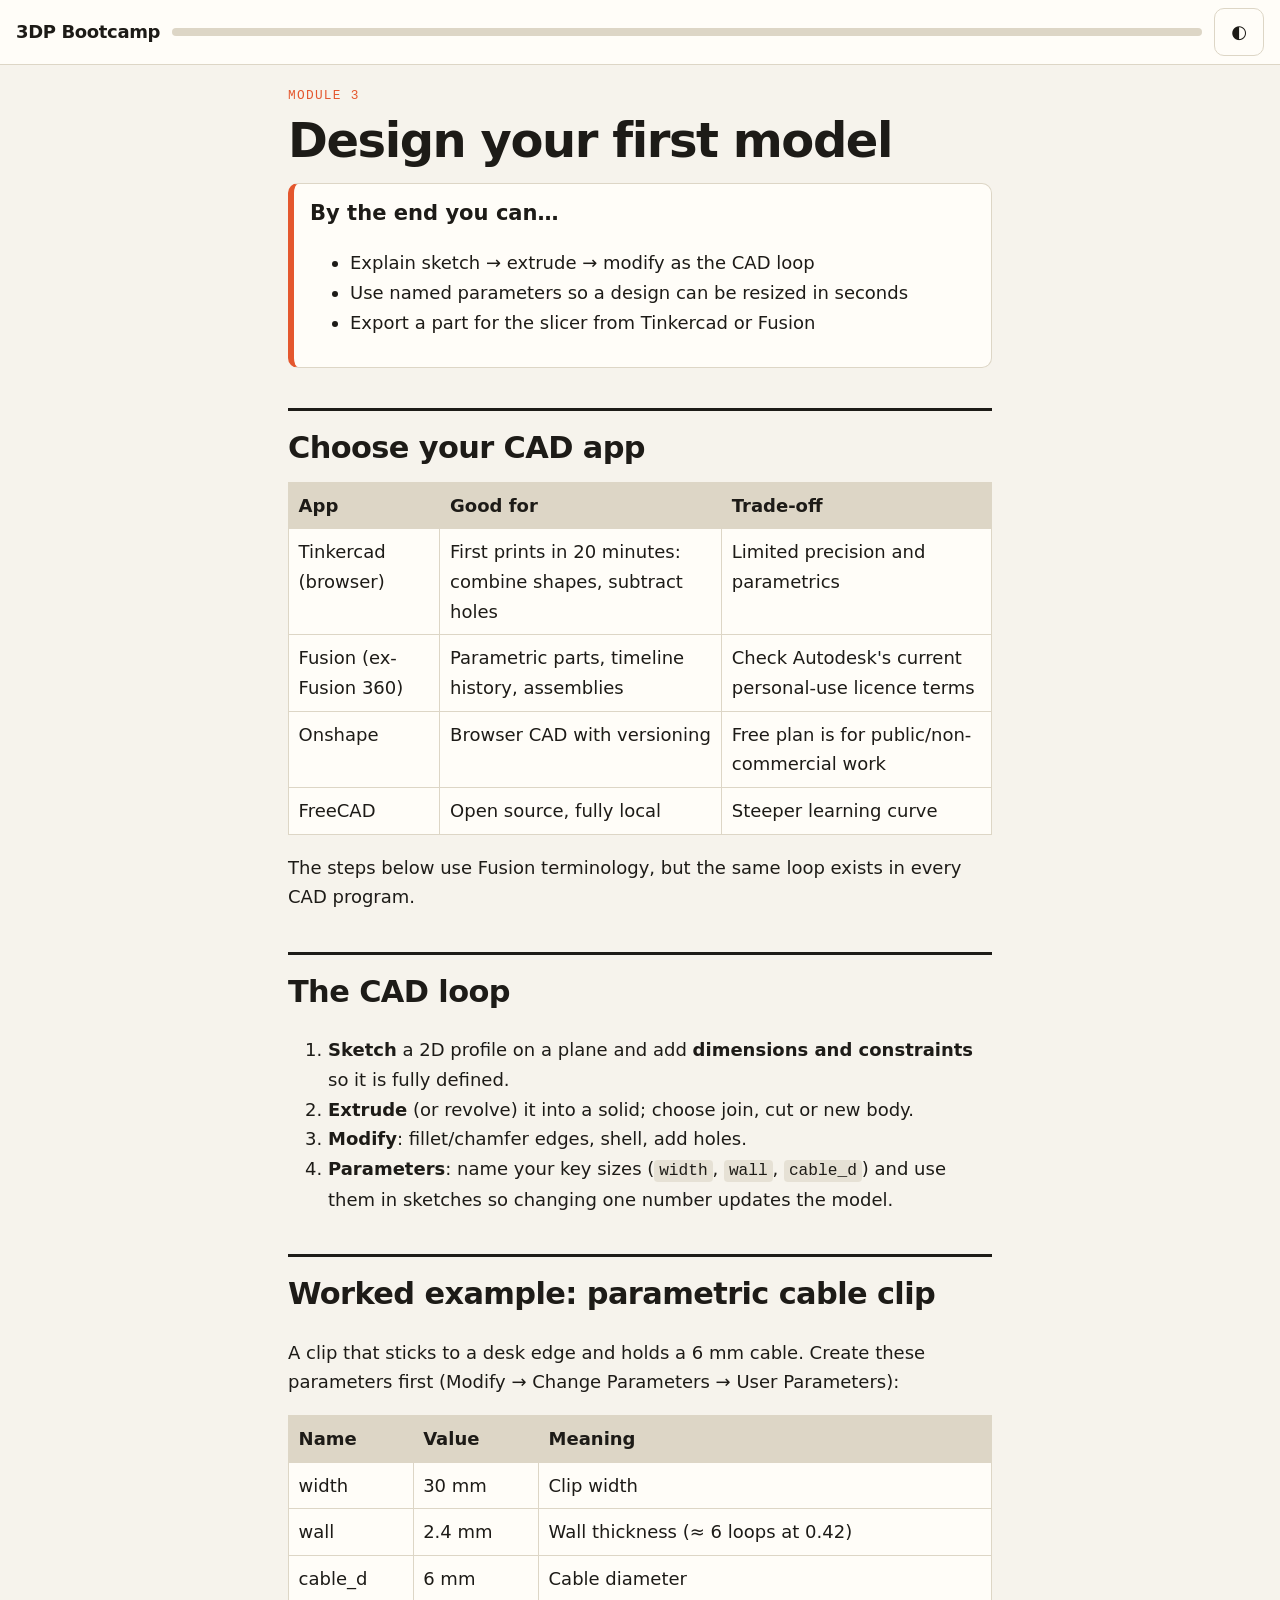
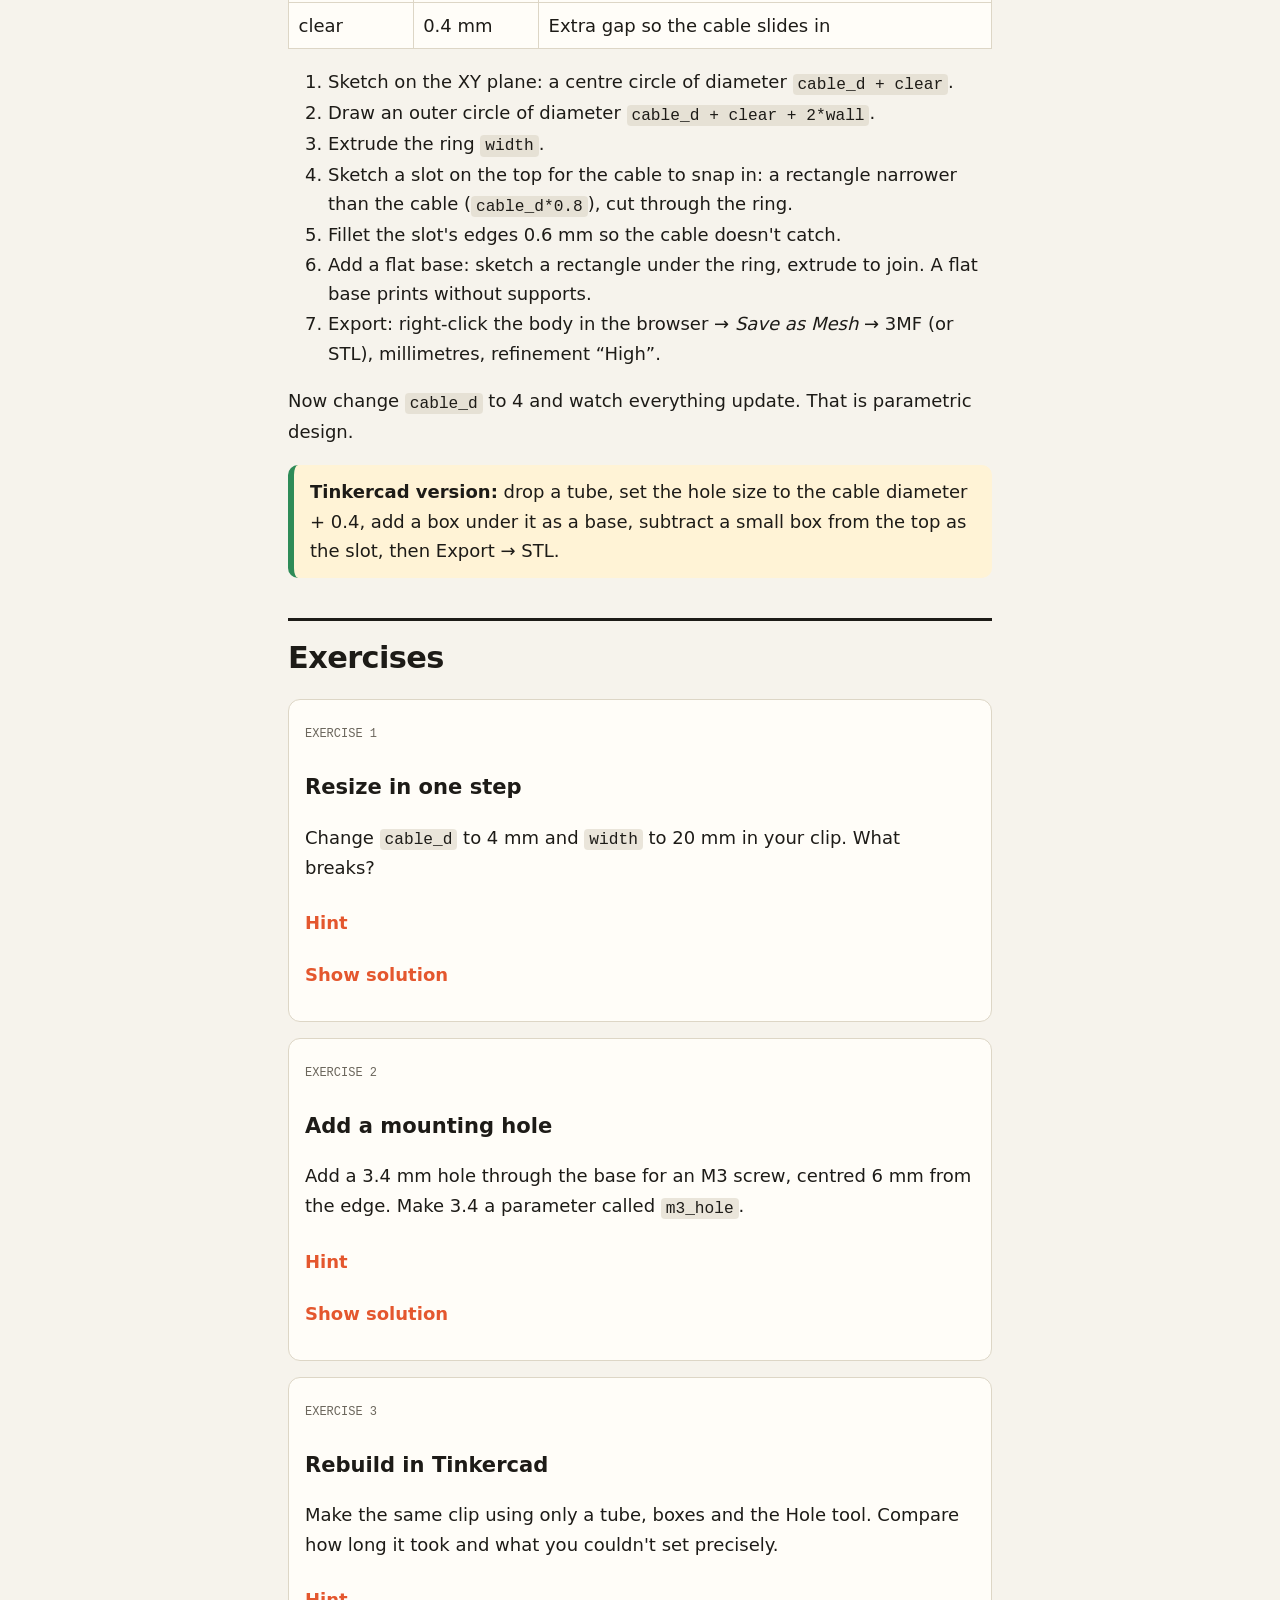
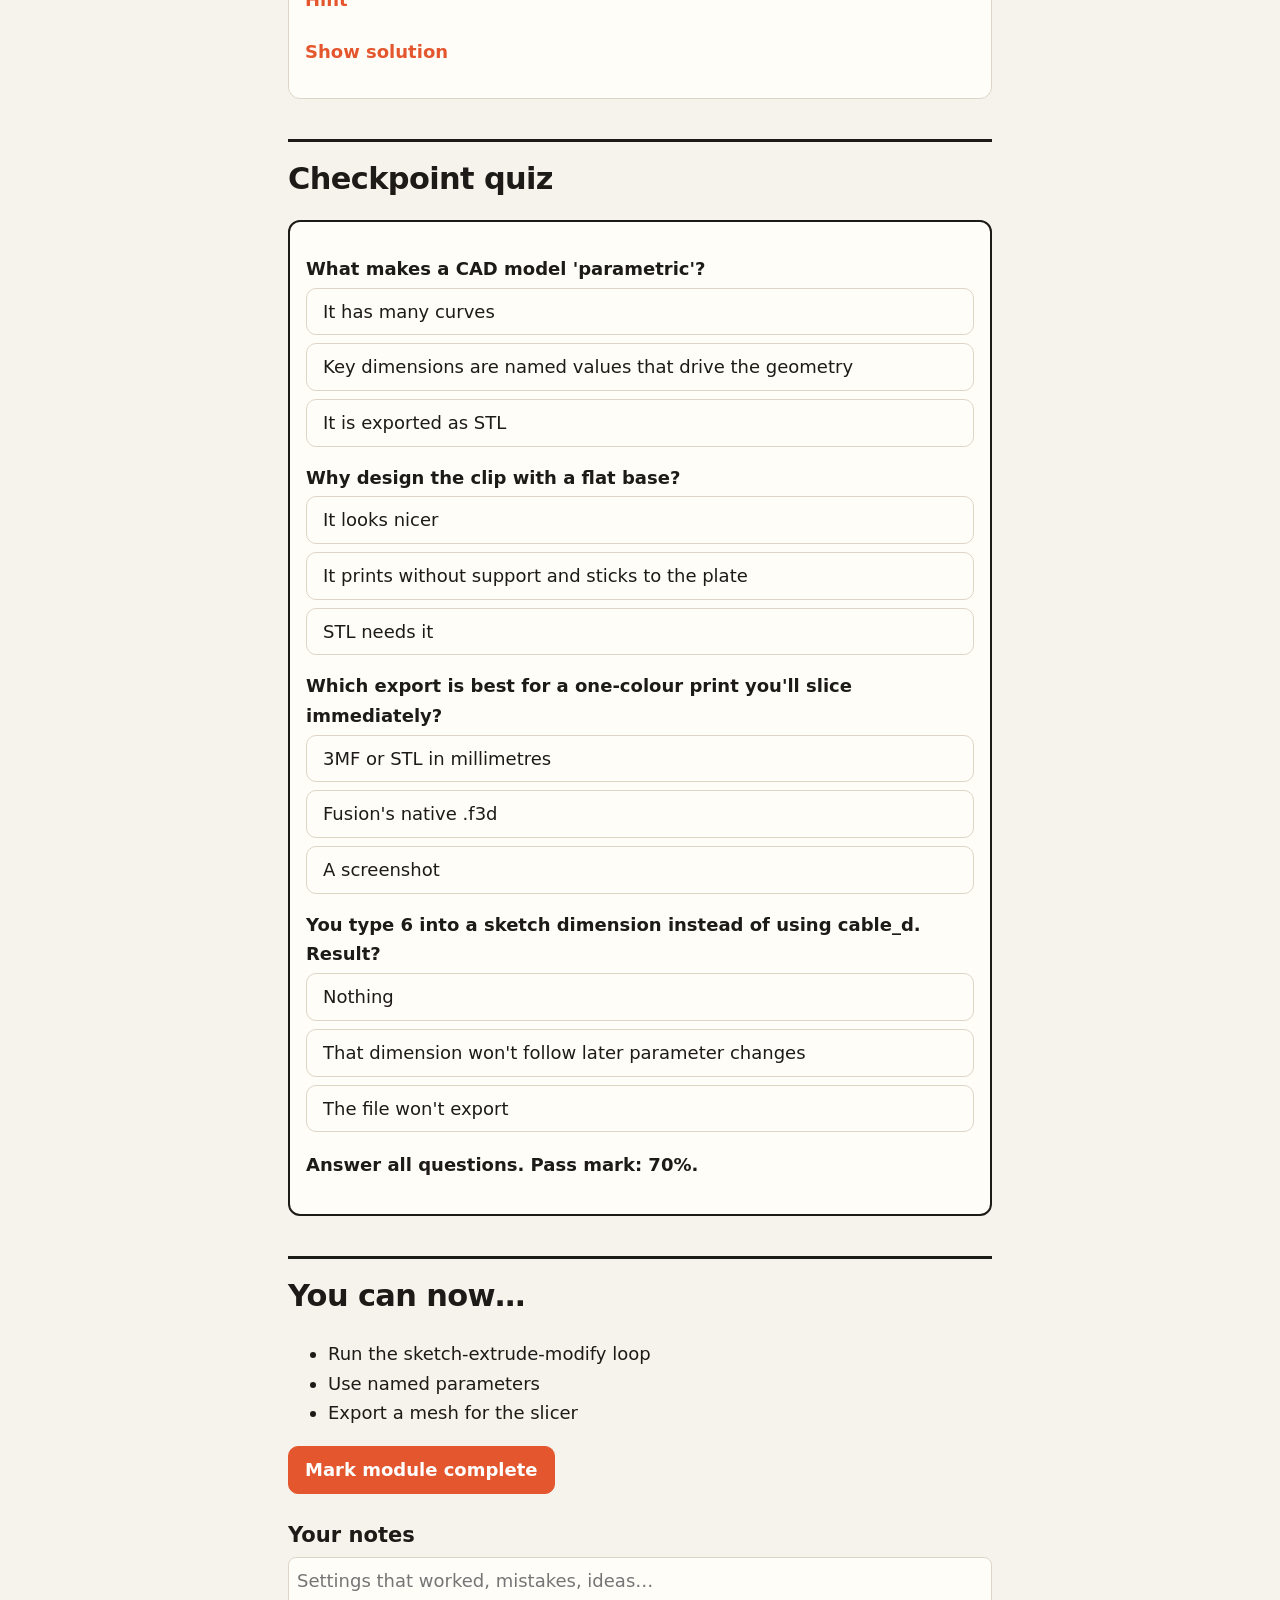
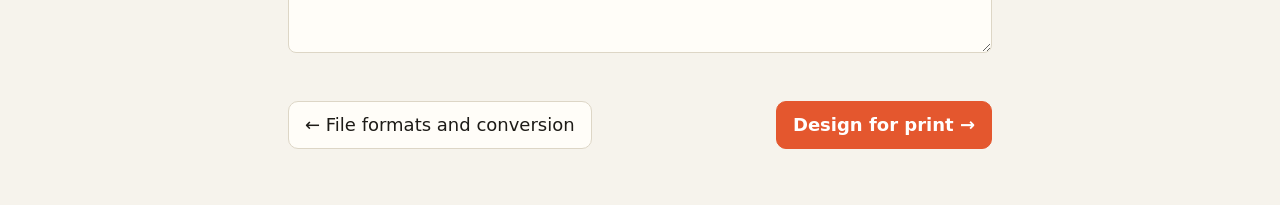
<file: docs/03-design-first-model.html>
<!doctype html><html lang="en"><head><meta charset="utf-8">
<meta name="viewport" content="width=device-width, initial-scale=1, viewport-fit=cover">
<title>Design your first model · 3D Printing Bootcamp</title><link rel="stylesheet" href="assets/css/main.css"></head><body>
<header class="top"><a class="brand" href="index.html">3DP Bootcamp</a><div class="bar" role="progressbar" aria-label="Course progress"><i></i></div><button id="theme" type="button" aria-label="Toggle dark mode">◐</button></header>
<main><div class="kicker">Module 3</div><h1>Design your first model</h1>
<div class="objectives"><h3>By the end you can…</h3><ul><li>Explain sketch → extrude → modify as the CAD loop</li><li>Use named parameters so a design can be resized in seconds</li><li>Export a part for the slicer from Tinkercad or Fusion</li></ul></div>

<h2>Choose your CAD app</h2>
<div class="table-wrap"><table><tr><th>App</th><th>Good for</th><th>Trade-off</th></tr><tr><td>Tinkercad (browser)</td><td>First prints in 20 minutes: combine shapes, subtract holes</td><td>Limited precision and parametrics</td></tr><tr><td>Fusion (ex-Fusion 360)</td><td>Parametric parts, timeline history, assemblies</td><td>Check Autodesk's current personal-use licence terms</td></tr><tr><td>Onshape</td><td>Browser CAD with versioning</td><td>Free plan is for public/non-commercial work</td></tr><tr><td>FreeCAD</td><td>Open source, fully local</td><td>Steeper learning curve</td></tr></table></div>
<p>The steps below use Fusion terminology, but the same loop exists in every CAD program.</p>

<h2>The CAD loop</h2>
<ol><li><strong>Sketch</strong> a 2D profile on a plane and add <strong>dimensions and constraints</strong> so it is fully defined.</li><li><strong>Extrude</strong> (or revolve) it into a solid; choose join, cut or new body.</li><li><strong>Modify</strong>: fillet/chamfer edges, shell, add holes.</li><li><strong>Parameters</strong>: name your key sizes (<code>width</code>, <code>wall</code>, <code>cable_d</code>) and use them in sketches so changing one number updates the model.</li></ol>

<h2>Worked example: parametric cable clip</h2>
<p>A clip that sticks to a desk edge and holds a 6 mm cable. Create these parameters first (Modify → Change Parameters → User Parameters):</p>
<div class="table-wrap"><table><tr><th>Name</th><th>Value</th><th>Meaning</th></tr><tr><td>width</td><td>30 mm</td><td>Clip width</td></tr><tr><td>wall</td><td>2.4 mm</td><td>Wall thickness (≈ 6 loops at 0.42)</td></tr><tr><td>cable_d</td><td>6 mm</td><td>Cable diameter</td></tr><tr><td>clear</td><td>0.4 mm</td><td>Extra gap so the cable slides in</td></tr></table></div>
<ol>
<li>Sketch on the XY plane: a centre circle of diameter <code>cable_d + clear</code>.</li>
<li>Draw an outer circle of diameter <code>cable_d + clear + 2*wall</code>.</li>
<li>Extrude the ring <code>width</code>.</li>
<li>Sketch a slot on the top for the cable to snap in: a rectangle narrower than the cable (<code>cable_d*0.8</code>), cut through the ring.</li>
<li>Fillet the slot's edges 0.6 mm so the cable doesn't catch.</li>
<li>Add a flat base: sketch a rectangle under the ring, extrude to join. A flat base prints without supports.</li>
<li>Export: right-click the body in the browser → <em>Save as Mesh</em> → 3MF (or STL), millimetres, refinement “High”.</li>
</ol>
<p>Now change <code>cable_d</code> to 4 and watch everything update. That is parametric design.</p>
<div class="callout tip"><strong>Tinkercad version:</strong> drop a tube, set the hole size to the cable diameter + 0.4, add a box under it as a base, subtract a small box from the top as the slot, then Export → STL.</div>

<h2>Exercises</h2>
<div class="exercise"><span class="tag">EXERCISE 1</span><h3>Resize in one step</h3><p>Change <code>cable_d</code> to 4 mm and <code>width</code> to 20 mm in your clip. What breaks?</p>
<details class="hint"><summary>Hint</summary><div>If something breaks, a dimension was typed as a number instead of using a parameter.</div></details>
<details class="solution"><summary>Show solution</summary><div>Nothing should break. Anything that doesn't update still contains a hard-coded number; replace it with the parameter name.</div></details></div>
<div class="exercise"><span class="tag">EXERCISE 2</span><h3>Add a mounting hole</h3><p>Add a 3.4 mm hole through the base for an M3 screw, centred 6 mm from the edge. Make 3.4 a parameter called <code>m3_hole</code>.</p>
<details class="hint"><summary>Hint</summary><div>Sketch on the top face of the base, circle, dimension, then extrude-cut through all.</div></details>
<details class="solution"><summary>Show solution</summary><div>3.4 mm gives clearance around an M3 screw (nominal 3.0) after the printer's slight shrinkage of holes. See module 4.</div></details></div>
<div class="exercise"><span class="tag">EXERCISE 3</span><h3>Rebuild in Tinkercad</h3><p>Make the same clip using only a tube, boxes and the Hole tool. Compare how long it took and what you couldn't set precisely.</p>
<details class="hint"><summary>Hint</summary><div>Tinkercad dimensions are typed in the shape's handles.</div></details>
<details class="solution"><summary>Show solution</summary><div>Tinkercad is faster for one-offs, parametric CAD is faster for the second and third version. Both are valid; choose by how often you'll change the design.</div></details></div>
<h2>Checkpoint quiz</h2><div class="quiz"><div class="q" data-answer="1"><p>What makes a CAD model 'parametric'?</p><div class="opts"><button type="button">It has many curves</button><button type="button">Key dimensions are named values that drive the geometry</button><button type="button">It is exported as STL</button></div><div class="why">Parameters let you edit one number and rebuild the whole model.</div></div><div class="q" data-answer="1"><p>Why design the clip with a flat base?</p><div class="opts"><button type="button">It looks nicer</button><button type="button">It prints without support and sticks to the plate</button><button type="button">STL needs it</button></div><div class="why">A flat face on the plate gives adhesion and removes the need for supports.</div></div><div class="q" data-answer="0"><p>Which export is best for a one-colour print you'll slice immediately?</p><div class="opts"><button type="button">3MF or STL in millimetres</button><button type="button">Fusion&#x27;s native .f3d</button><button type="button">A screenshot</button></div><div class="why">Slicers read mesh formats; the original CAD file stays your master.</div></div><div class="q" data-answer="1"><p>You type 6 into a sketch dimension instead of using cable_d. Result?</p><div class="opts"><button type="button">Nothing</button><button type="button">That dimension won&#x27;t follow later parameter changes</button><button type="button">The file won&#x27;t export</button></div><div class="why">Hard-coded numbers don't update when the parameter changes.</div></div><p class="score">Answer all questions. Pass mark: 70%.</p></div>

<h2>You can now…</h2><ul><li>Run the sketch-extrude-modify loop</li><li>Use named parameters</li><li>Export a mesh for the slicer</li></ul>
<p><button id="mark" class="primary" type="button">Mark module complete</button></p>
<h3>Your notes</h3><textarea class="notes" aria-label="Notes for this page" placeholder="Settings that worked, mistakes, ideas…"></textarea>
<div class="nav"><a class="btn" href="02-file-formats.html">← File formats and conversion</a><a class="btn primary" href="04-design-for-print.html">Design for print →</a></div></main><script src="assets/js/main.js"></script></body></html>
</file>
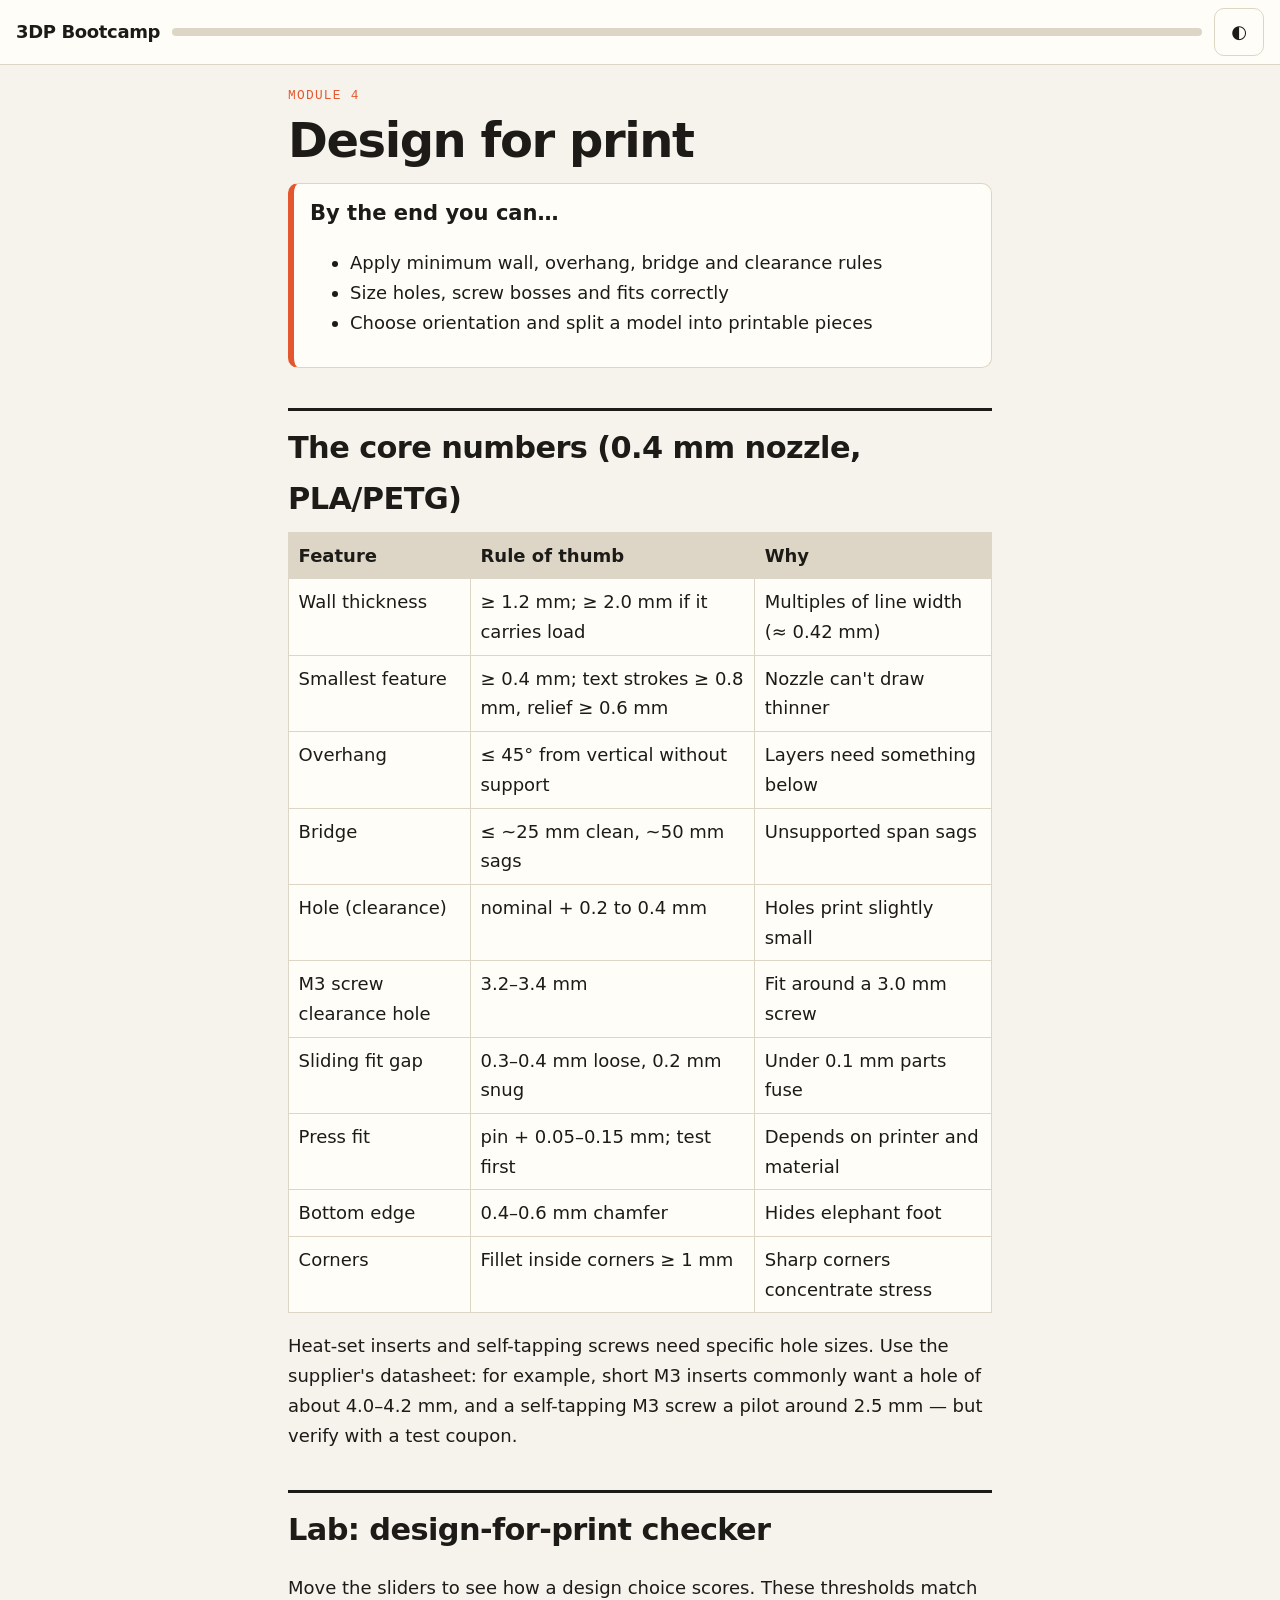
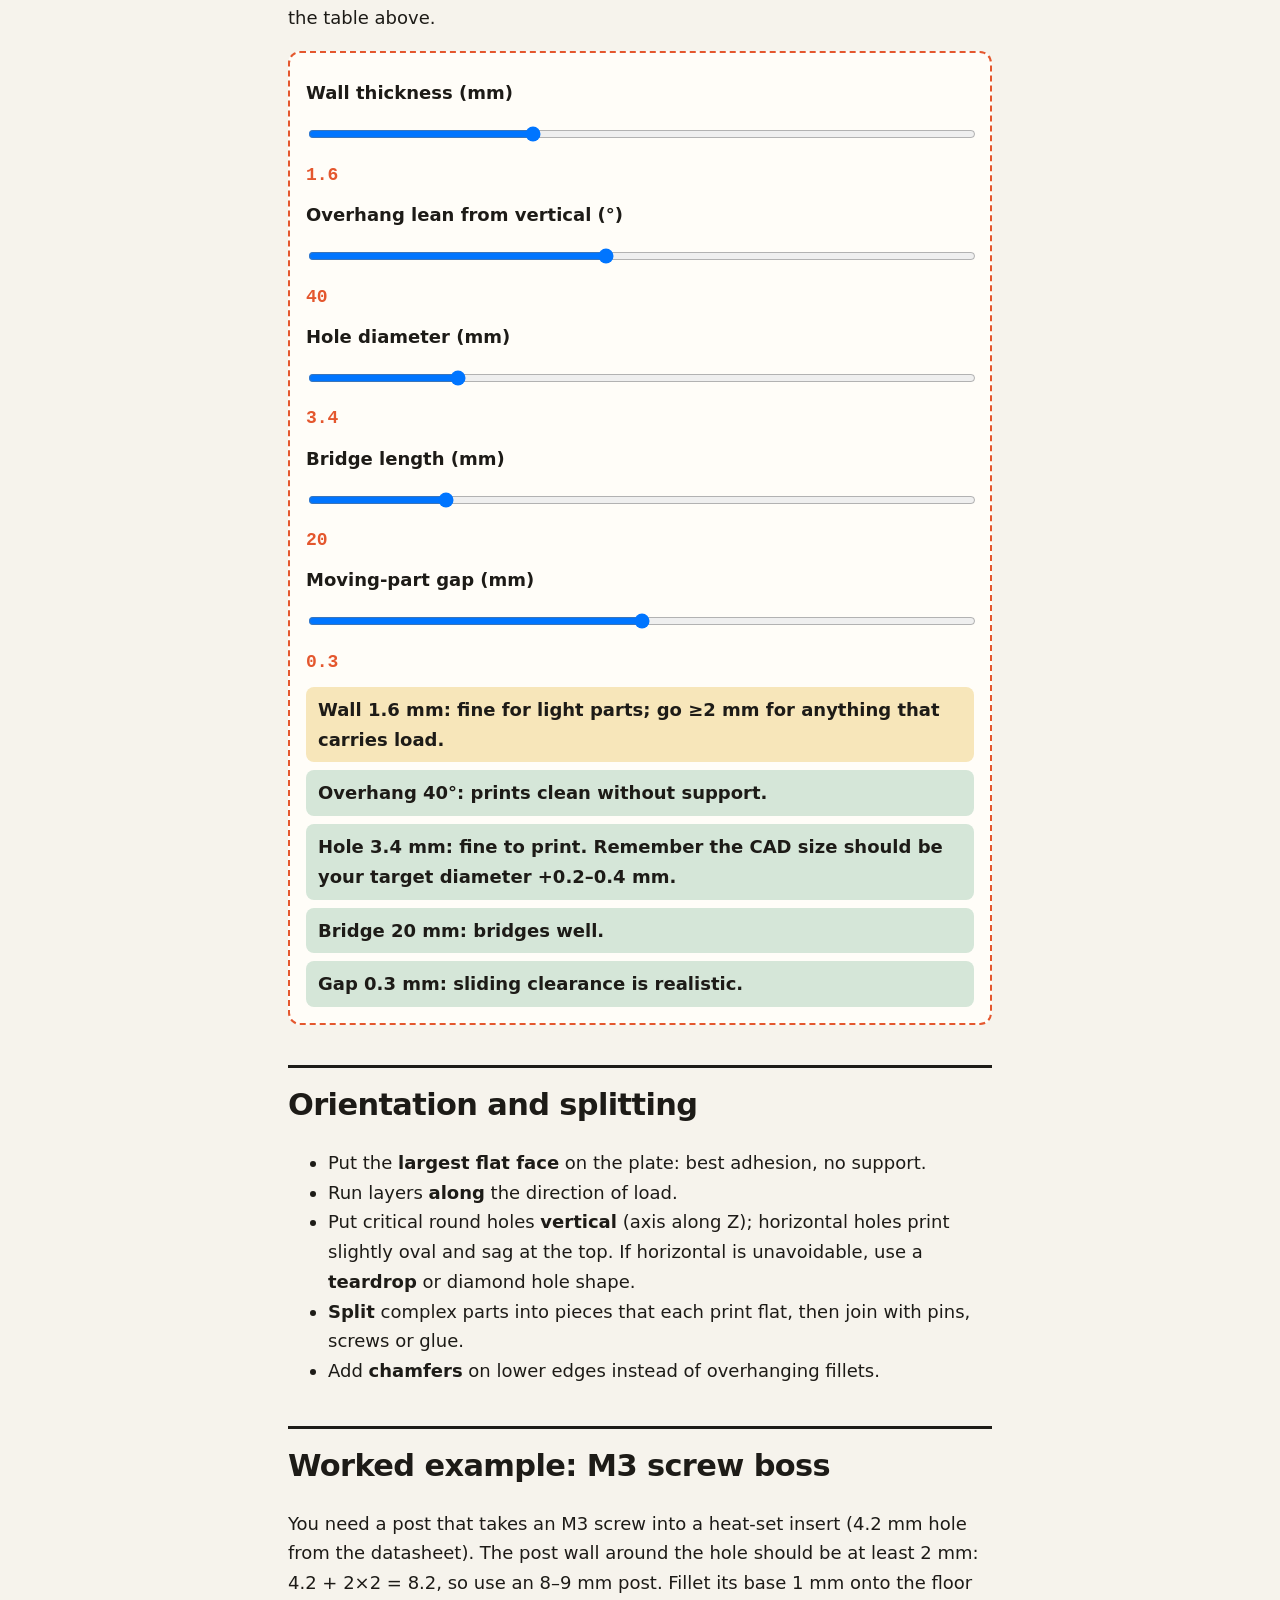
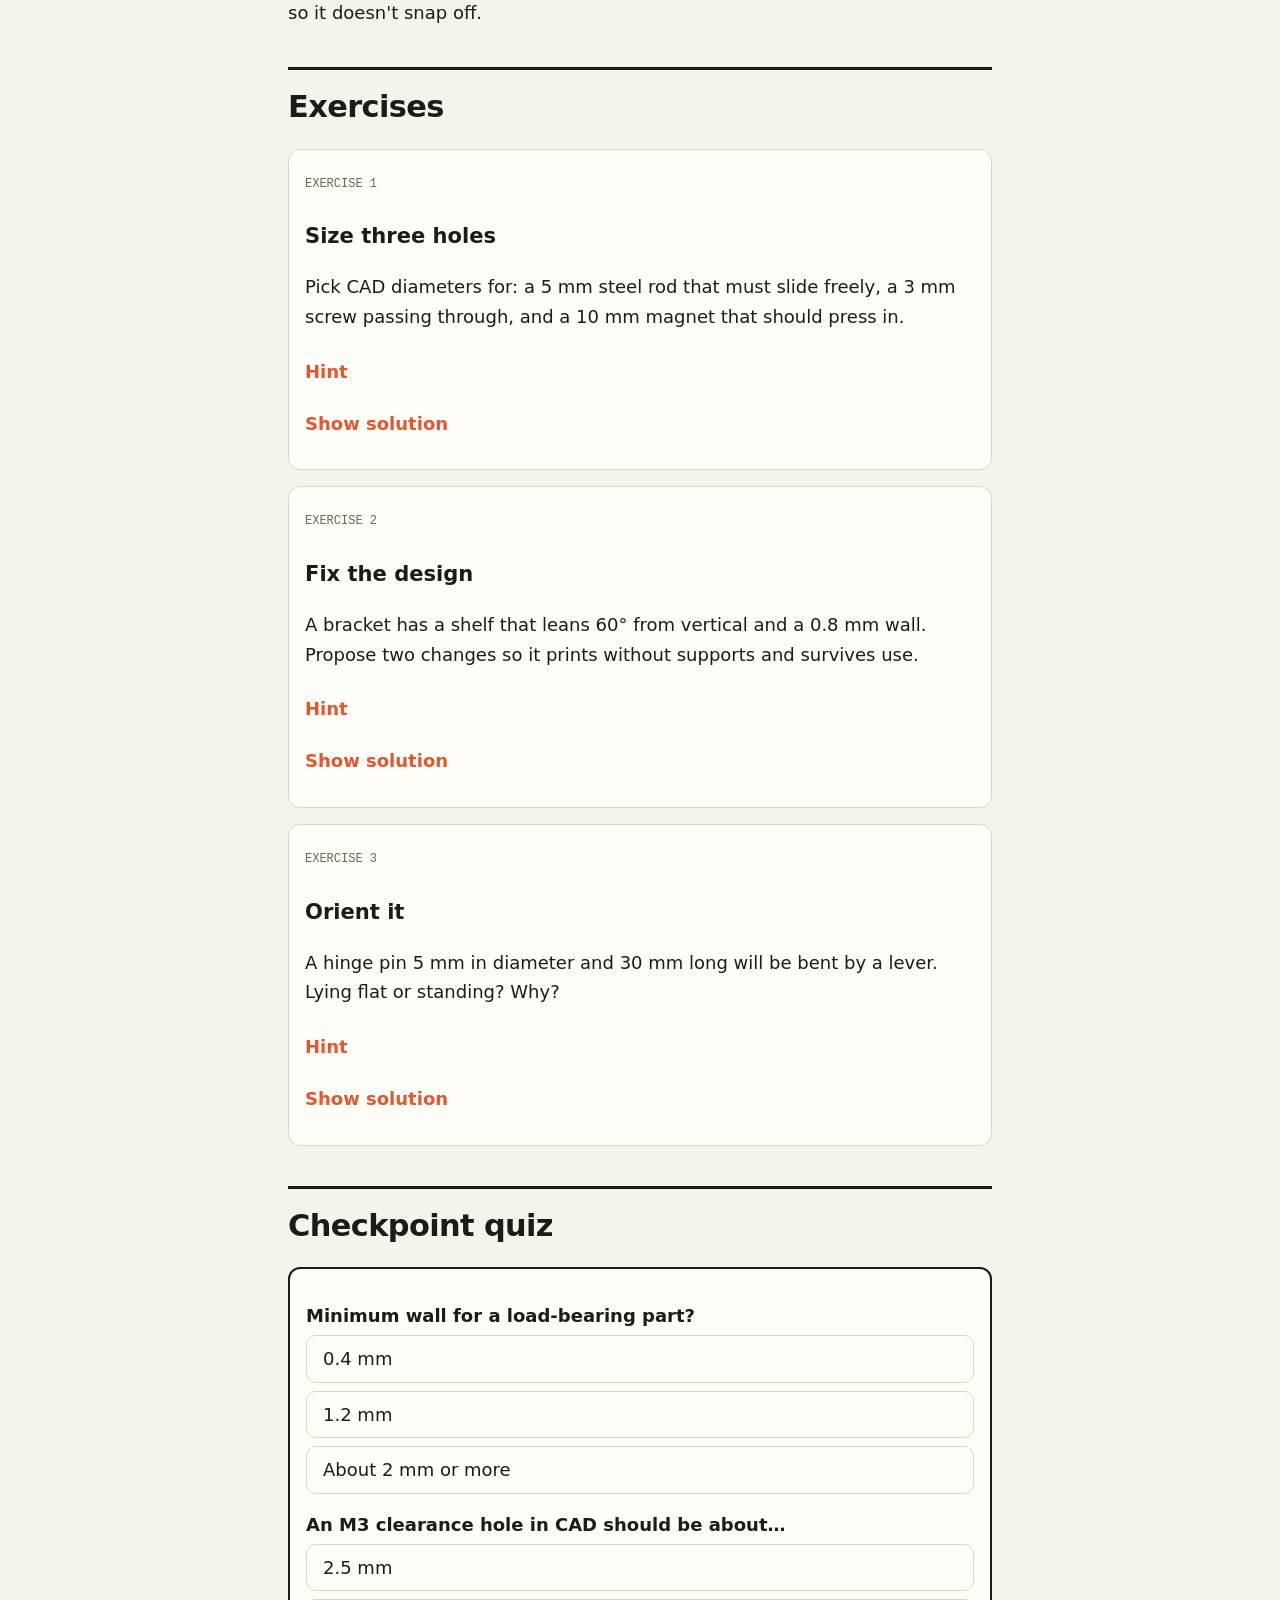
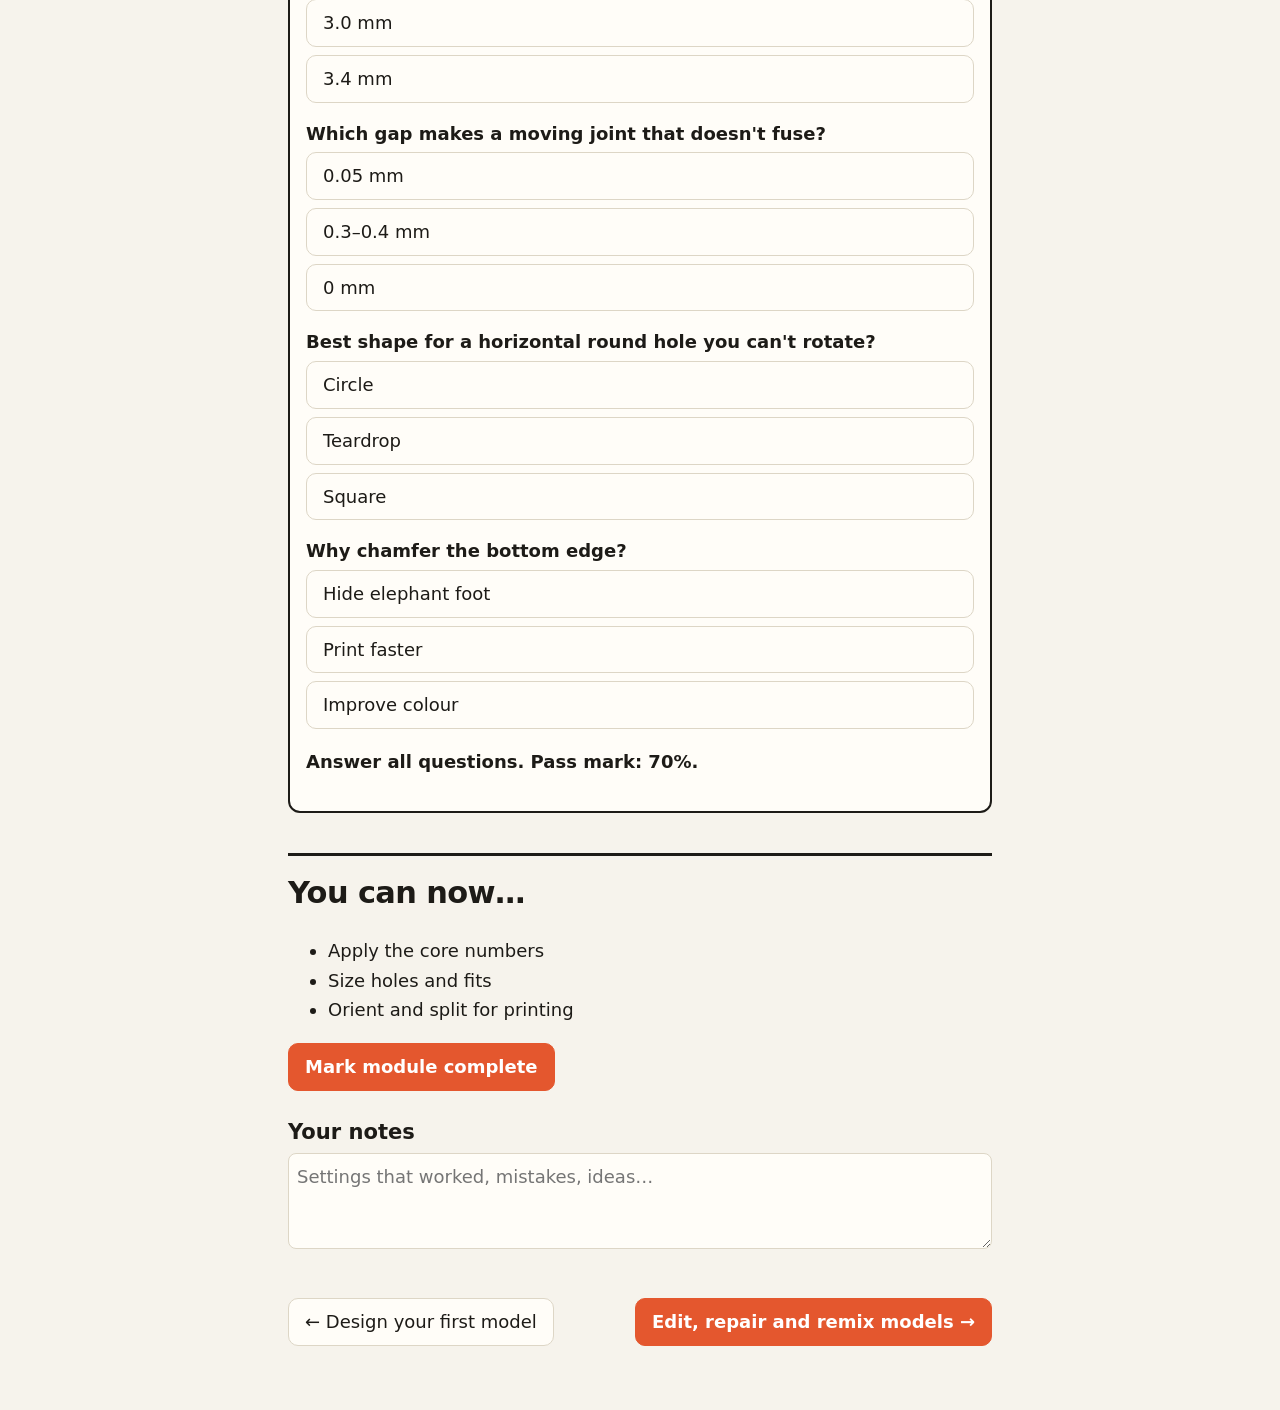
<file: docs/04-design-for-print.html>
<!doctype html><html lang="en"><head><meta charset="utf-8">
<meta name="viewport" content="width=device-width, initial-scale=1, viewport-fit=cover">
<title>Design for print · 3D Printing Bootcamp</title><link rel="stylesheet" href="assets/css/main.css"></head><body>
<header class="top"><a class="brand" href="index.html">3DP Bootcamp</a><div class="bar" role="progressbar" aria-label="Course progress"><i></i></div><button id="theme" type="button" aria-label="Toggle dark mode">◐</button></header>
<main><div class="kicker">Module 4</div><h1>Design for print</h1>
<div class="objectives"><h3>By the end you can…</h3><ul><li>Apply minimum wall, overhang, bridge and clearance rules</li><li>Size holes, screw bosses and fits correctly</li><li>Choose orientation and split a model into printable pieces</li></ul></div>

<h2>The core numbers (0.4 mm nozzle, PLA/PETG)</h2>
<div class="table-wrap"><table><tr><th>Feature</th><th>Rule of thumb</th><th>Why</th></tr><tr><td>Wall thickness</td><td>≥ 1.2 mm; ≥ 2.0 mm if it carries load</td><td>Multiples of line width (≈ 0.42 mm)</td></tr><tr><td>Smallest feature</td><td>≥ 0.4 mm; text strokes ≥ 0.8 mm, relief ≥ 0.6 mm</td><td>Nozzle can't draw thinner</td></tr><tr><td>Overhang</td><td>≤ 45° from vertical without support</td><td>Layers need something below</td></tr><tr><td>Bridge</td><td>≤ ~25 mm clean, ~50 mm sags</td><td>Unsupported span sags</td></tr><tr><td>Hole (clearance)</td><td>nominal + 0.2 to 0.4 mm</td><td>Holes print slightly small</td></tr><tr><td>M3 screw clearance hole</td><td>3.2–3.4 mm</td><td>Fit around a 3.0 mm screw</td></tr><tr><td>Sliding fit gap</td><td>0.3–0.4 mm loose, 0.2 mm snug</td><td>Under 0.1 mm parts fuse</td></tr><tr><td>Press fit</td><td>pin + 0.05–0.15 mm; test first</td><td>Depends on printer and material</td></tr><tr><td>Bottom edge</td><td>0.4–0.6 mm chamfer</td><td>Hides elephant foot</td></tr><tr><td>Corners</td><td>Fillet inside corners ≥ 1 mm</td><td>Sharp corners concentrate stress</td></tr></table></div>
<p>Heat-set inserts and self-tapping screws need specific hole sizes. Use the supplier's datasheet: for example, short M3 inserts commonly want a hole of about 4.0–4.2 mm, and a self-tapping M3 screw a pilot around 2.5 mm — but verify with a test coupon.</p>

<h2>Lab: design-for-print checker</h2>
<p>Move the sliders to see how a design choice scores. These thresholds match the table above.</p>
<div class="lab" id="dfp">
<label>Wall thickness (mm) <input id="wall" type="range" min="0.4" max="4" step="0.1" value="1.6"><output></output></label>
<label>Overhang lean from vertical (°) <input id="ang" type="range" min="0" max="90" step="1" value="40"><output></output></label>
<label>Hole diameter (mm) <input id="hole" type="range" min="1" max="12" step="0.1" value="3.4"><output></output></label>
<label>Bridge length (mm) <input id="bridge" type="range" min="0" max="100" step="1" value="20"><output></output></label>
<label>Moving-part gap (mm) <input id="gap" type="range" min="0" max="0.6" step="0.05" value="0.3"><output></output></label>
<div id="dfp-out" aria-live="polite"></div>
</div>
<noscript><p>Enable JavaScript for the checker; the table above has all the numbers.</p></noscript>

<h2>Orientation and splitting</h2>
<ul><li>Put the <strong>largest flat face</strong> on the plate: best adhesion, no support.</li><li>Run layers <strong>along</strong> the direction of load.</li><li>Put critical round holes <strong>vertical</strong> (axis along Z); horizontal holes print slightly oval and sag at the top. If horizontal is unavoidable, use a <strong>teardrop</strong> or diamond hole shape.</li><li><strong>Split</strong> complex parts into pieces that each print flat, then join with pins, screws or glue.</li><li>Add <strong>chamfers</strong> on lower edges instead of overhanging fillets.</li></ul>

<h2>Worked example: M3 screw boss</h2>
<p>You need a post that takes an M3 screw into a heat-set insert (4.2 mm hole from the datasheet). The post wall around the hole should be at least 2 mm: 4.2 + 2×2 = 8.2, so use an 8–9 mm post. Fillet its base 1 mm onto the floor so it doesn't snap off.</p>

<h2>Exercises</h2>
<div class="exercise"><span class="tag">EXERCISE 1</span><h3>Size three holes</h3><p>Pick CAD diameters for: a 5 mm steel rod that must slide freely, a 3 mm screw passing through, and a 10 mm magnet that should press in.</p>
<details class="hint"><summary>Hint</summary><div>Use nominal + clearance from the table; press fits need a test.</div></details>
<details class="solution"><summary>Show solution</summary><div>Rod: 5.3–5.4 mm. M3 screw: 3.3–3.4 mm. Magnet: start at 10.1 mm (+0.1), print a test piece, and adjust in 0.05 mm steps.</div></details></div>
<div class="exercise"><span class="tag">EXERCISE 2</span><h3>Fix the design</h3><p>A bracket has a shelf that leans 60° from vertical and a 0.8 mm wall. Propose two changes so it prints without supports and survives use.</p>
<details class="hint"><summary>Hint</summary><div>One change handles the overhang, one the wall.</div></details>
<details class="solution"><summary>Show solution</summary><div>Chamfer the shelf underside to 45° (or add a triangular gusset). Thicken the wall to at least 1.2 mm — 2.0 mm if it carries load.</div></details></div>
<div class="exercise"><span class="tag">EXERCISE 3</span><h3>Orient it</h3><p>A hinge pin 5 mm in diameter and 30 mm long will be bent by a lever. Lying flat or standing? Why?</p>
<details class="hint"><summary>Hint</summary><div>Which orientation puts layer lines along the length?</div></details>
<details class="solution"><summary>Show solution</summary><div>Lying flat: layers run along the pin so bending doesn't peel layers apart. Standing, it would snap at a layer line. Use a flat-bottomed profile or a tiny support if the round shape sags.</div></details></div>
<h2>Checkpoint quiz</h2><div class="quiz"><div class="q" data-answer="2"><p>Minimum wall for a load-bearing part?</p><div class="opts"><button type="button">0.4 mm</button><button type="button">1.2 mm</button><button type="button">About 2 mm or more</button></div><div class="why">Load-carrying walls should be several loops thick, ≥ 2 mm.</div></div><div class="q" data-answer="2"><p>An M3 clearance hole in CAD should be about…</p><div class="opts"><button type="button">2.5 mm</button><button type="button">3.0 mm</button><button type="button">3.4 mm</button></div><div class="why">Holes print small, so add 0.2–0.4 mm to the screw diameter.</div></div><div class="q" data-answer="1"><p>Which gap makes a moving joint that doesn't fuse?</p><div class="opts"><button type="button">0.05 mm</button><button type="button">0.3–0.4 mm</button><button type="button">0 mm</button></div><div class="why">Below ~0.1 mm the lines merge; 0.3–0.4 mm slides freely.</div></div><div class="q" data-answer="1"><p>Best shape for a horizontal round hole you can't rotate?</p><div class="opts"><button type="button">Circle</button><button type="button">Teardrop</button><button type="button">Square</button></div><div class="why">A teardrop's peak is 45°, so it prints without support.</div></div><div class="q" data-answer="0"><p>Why chamfer the bottom edge?</p><div class="opts"><button type="button">Hide elephant foot</button><button type="button">Print faster</button><button type="button">Improve colour</button></div><div class="why">The squished first layers bulge outward; a chamfer absorbs that.</div></div><p class="score">Answer all questions. Pass mark: 70%.</p></div>

<h2>You can now…</h2><ul><li>Apply the core numbers</li><li>Size holes and fits</li><li>Orient and split for printing</li></ul>
<p><button id="mark" class="primary" type="button">Mark module complete</button></p>
<h3>Your notes</h3><textarea class="notes" aria-label="Notes for this page" placeholder="Settings that worked, mistakes, ideas…"></textarea>
<div class="nav"><a class="btn" href="03-design-first-model.html">← Design your first model</a><a class="btn primary" href="05-edit-and-repair.html">Edit, repair and remix models →</a></div></main><script src="assets/js/main.js"></script></body></html>
</file>
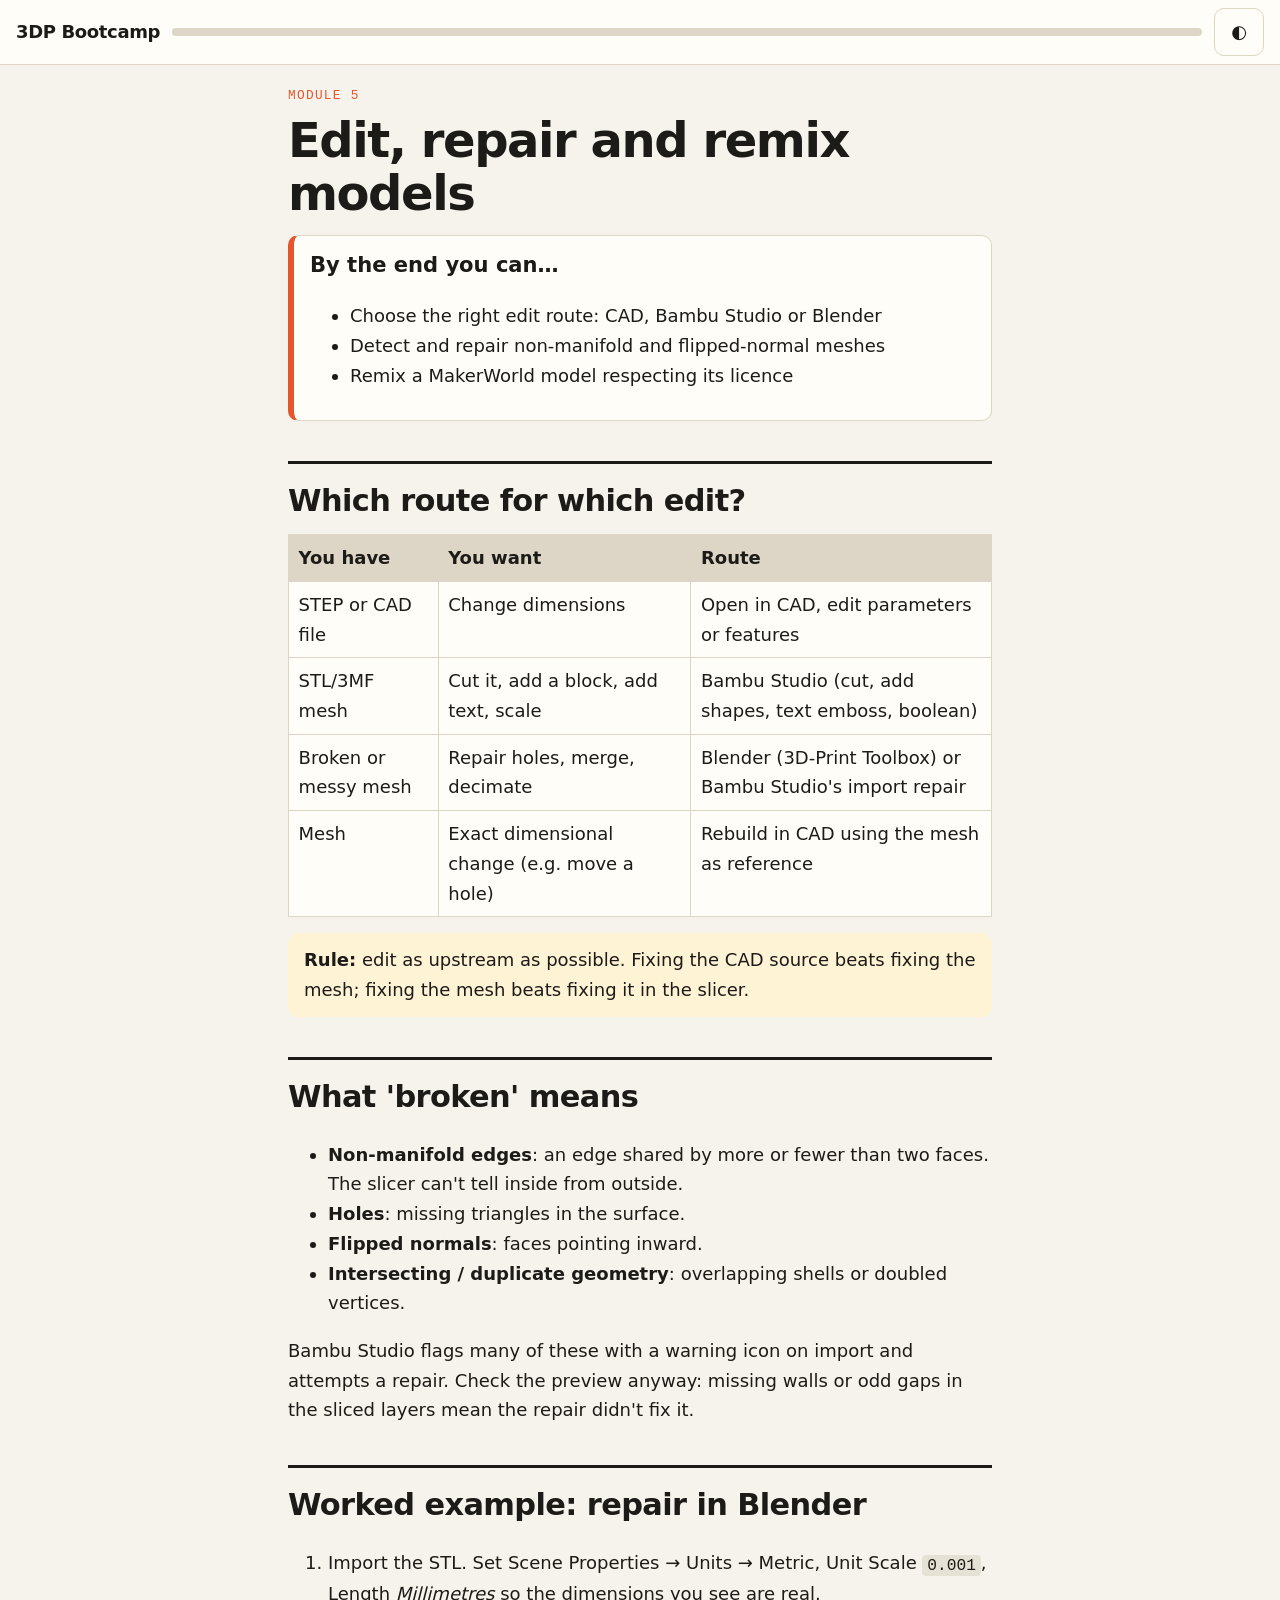
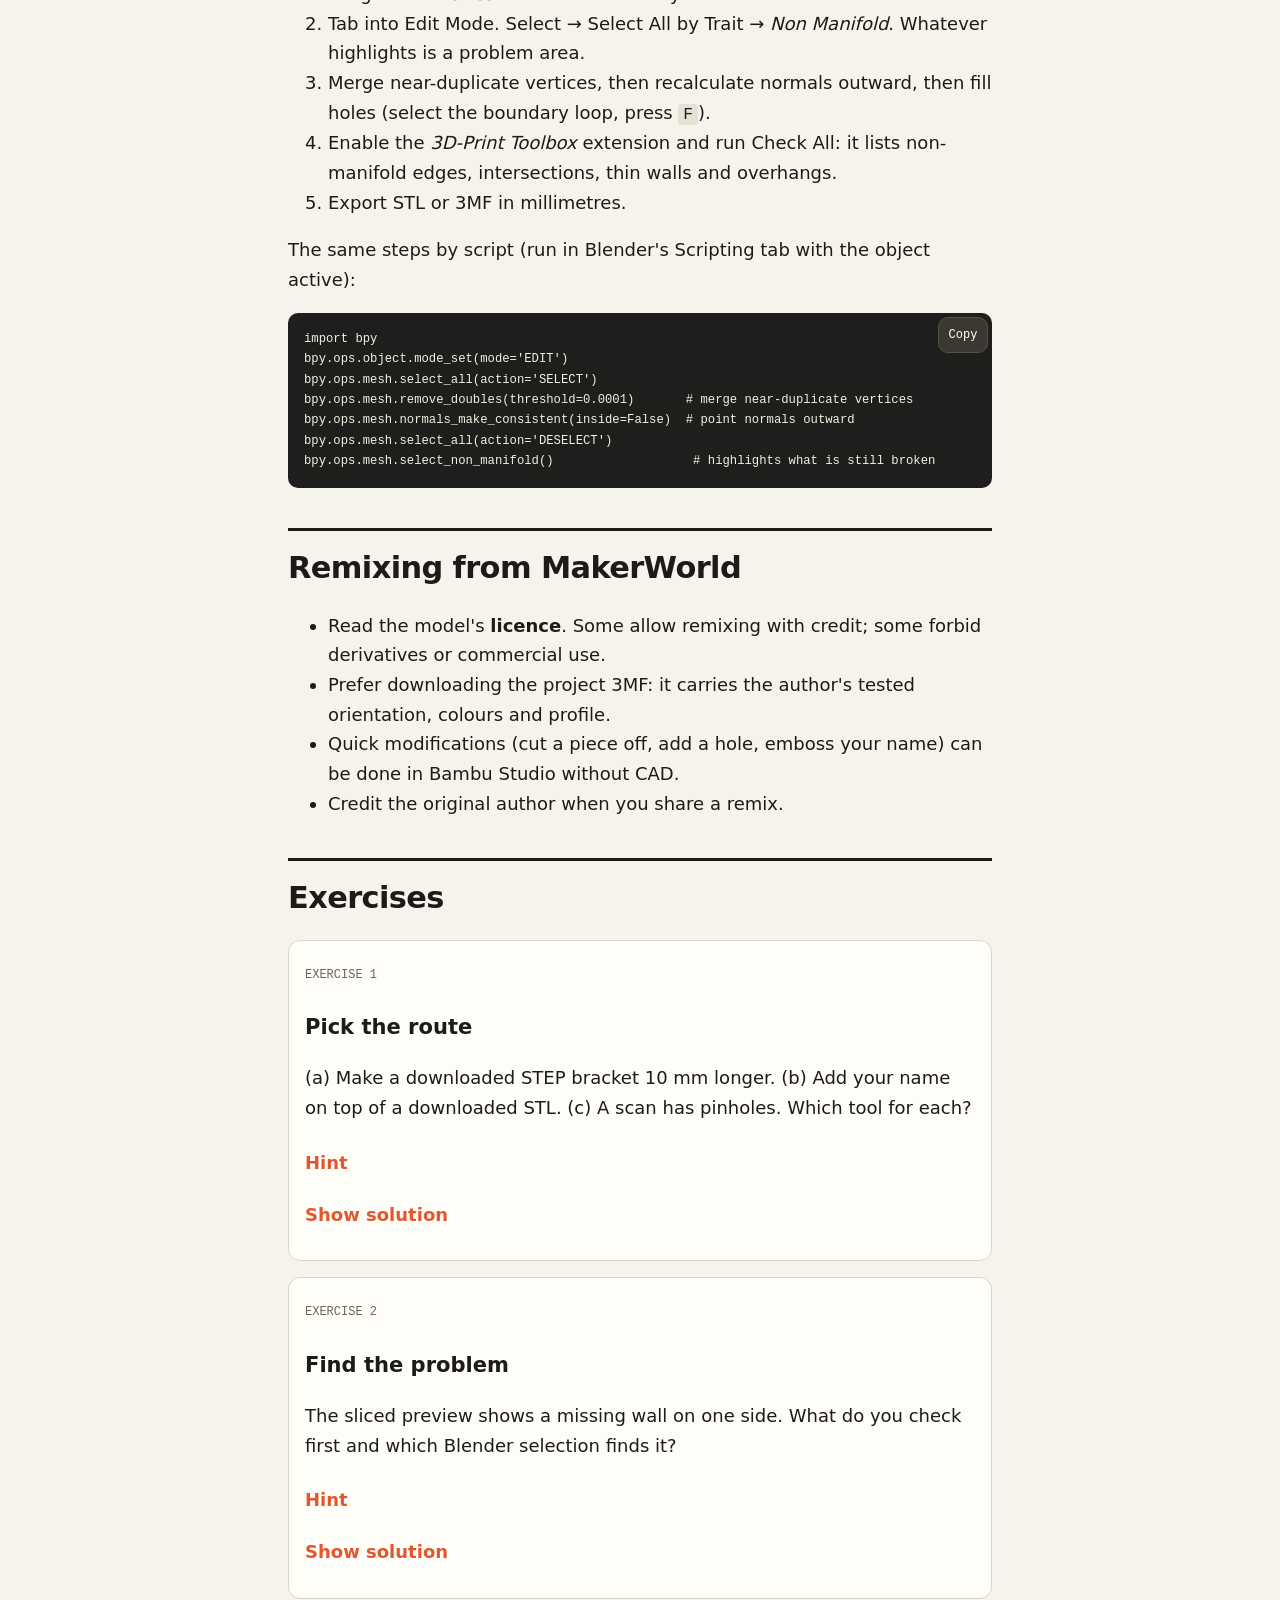
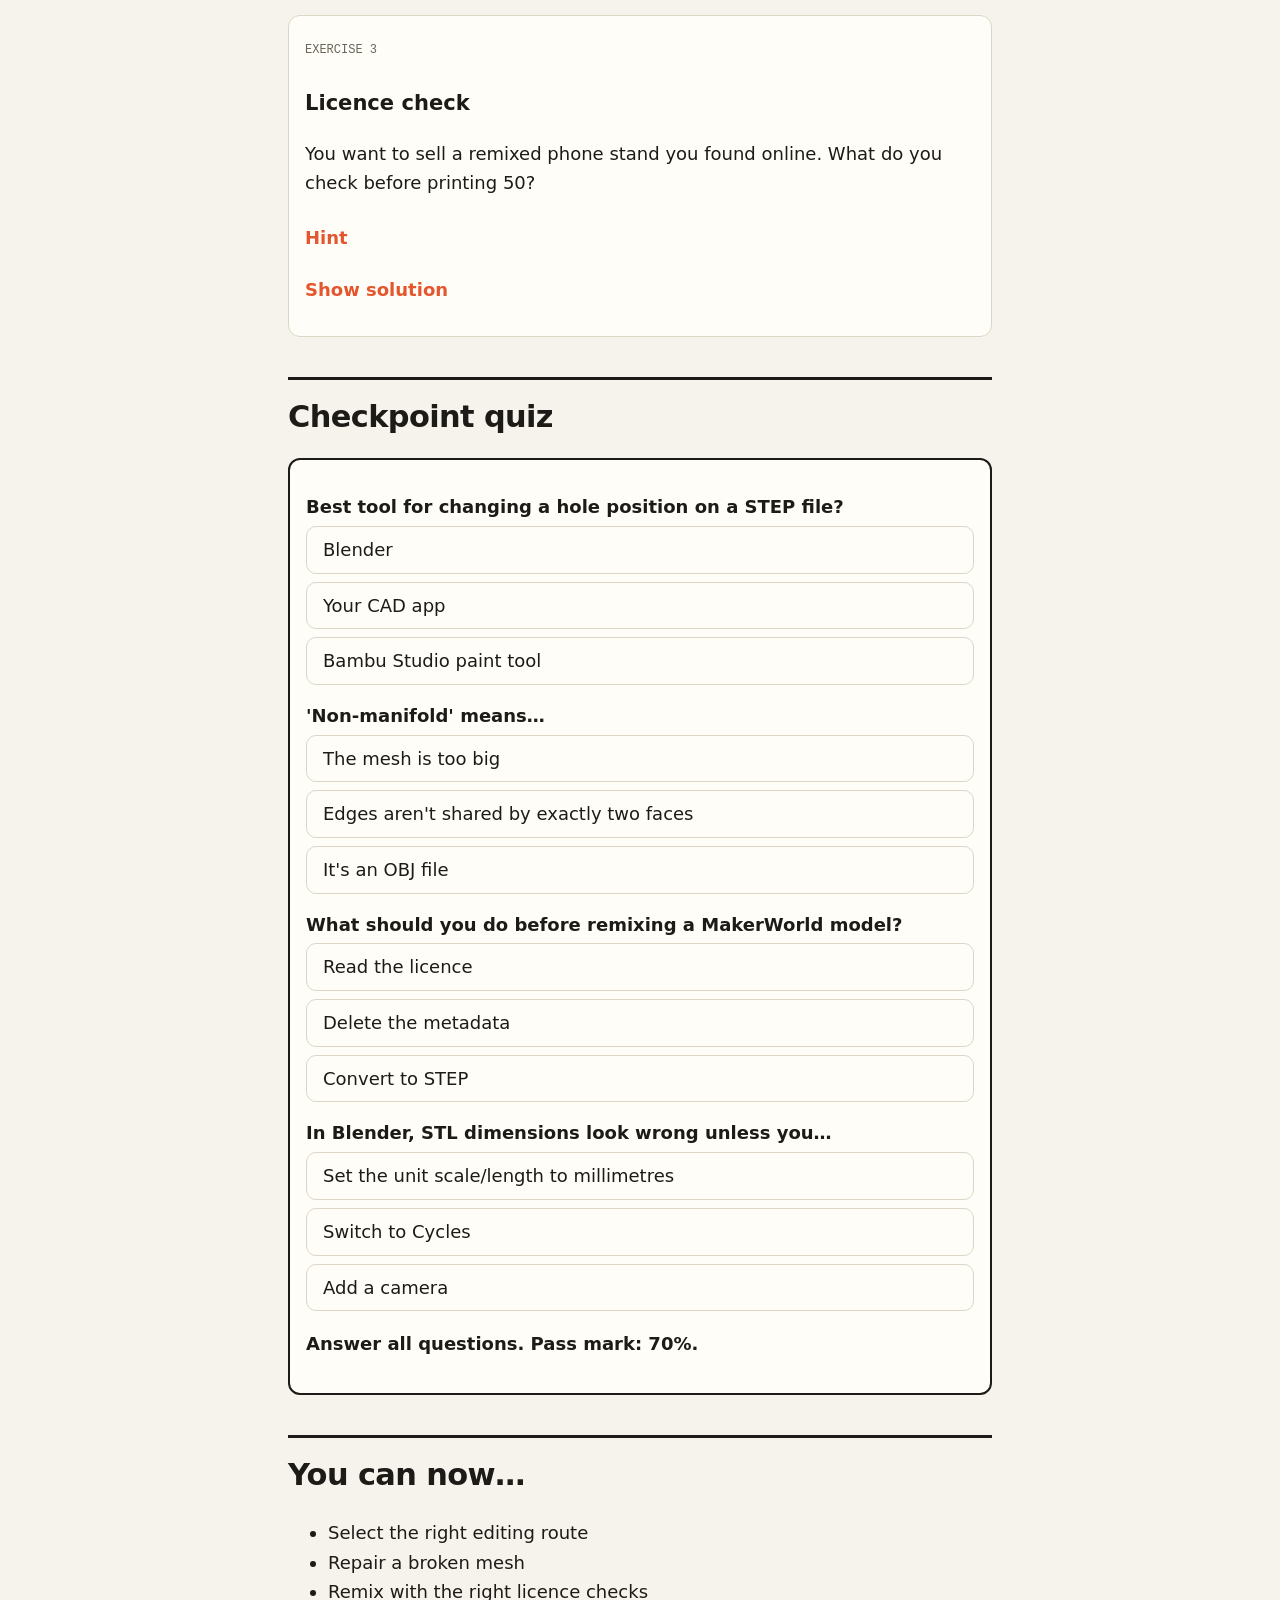
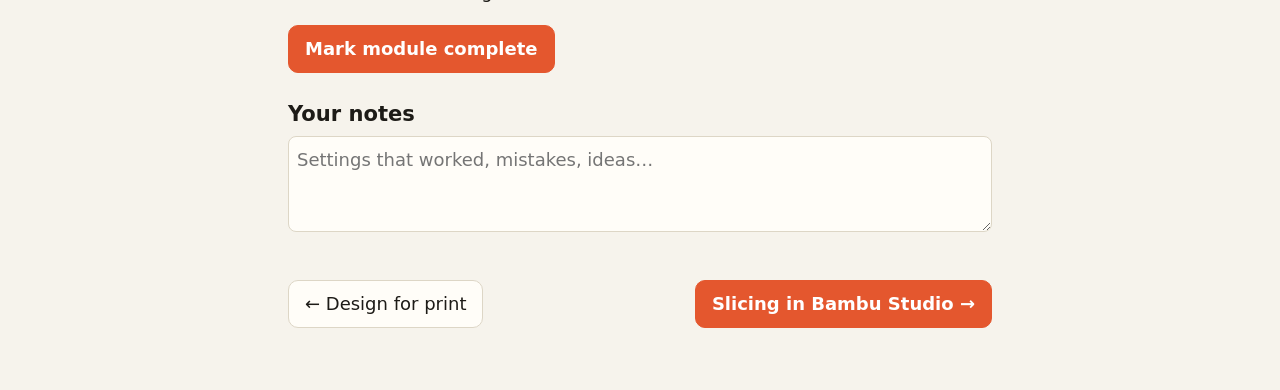
<file: docs/05-edit-and-repair.html>
<!doctype html><html lang="en"><head><meta charset="utf-8">
<meta name="viewport" content="width=device-width, initial-scale=1, viewport-fit=cover">
<title>Edit, repair and remix models · 3D Printing Bootcamp</title><link rel="stylesheet" href="assets/css/main.css"></head><body>
<header class="top"><a class="brand" href="index.html">3DP Bootcamp</a><div class="bar" role="progressbar" aria-label="Course progress"><i></i></div><button id="theme" type="button" aria-label="Toggle dark mode">◐</button></header>
<main><div class="kicker">Module 5</div><h1>Edit, repair and remix models</h1>
<div class="objectives"><h3>By the end you can…</h3><ul><li>Choose the right edit route: CAD, Bambu Studio or Blender</li><li>Detect and repair non-manifold and flipped-normal meshes</li><li>Remix a MakerWorld model respecting its licence</li></ul></div>

<h2>Which route for which edit?</h2>
<div class="table-wrap"><table><tr><th>You have</th><th>You want</th><th>Route</th></tr><tr><td>STEP or CAD file</td><td>Change dimensions</td><td>Open in CAD, edit parameters or features</td></tr><tr><td>STL/3MF mesh</td><td>Cut it, add a block, add text, scale</td><td>Bambu Studio (cut, add shapes, text emboss, boolean)</td></tr><tr><td>Broken or messy mesh</td><td>Repair holes, merge, decimate</td><td>Blender (3D-Print Toolbox) or Bambu Studio's import repair</td></tr><tr><td>Mesh</td><td>Exact dimensional change (e.g. move a hole)</td><td>Rebuild in CAD using the mesh as reference</td></tr></table></div>
<div class="callout"><strong>Rule:</strong> edit as upstream as possible. Fixing the CAD source beats fixing the mesh; fixing the mesh beats fixing it in the slicer.</div>

<h2>What 'broken' means</h2>
<ul><li><strong>Non-manifold edges</strong>: an edge shared by more or fewer than two faces. The slicer can't tell inside from outside.</li><li><strong>Holes</strong>: missing triangles in the surface.</li><li><strong>Flipped normals</strong>: faces pointing inward.</li><li><strong>Intersecting / duplicate geometry</strong>: overlapping shells or doubled vertices.</li></ul>
<p>Bambu Studio flags many of these with a warning icon on import and attempts a repair. Check the preview anyway: missing walls or odd gaps in the sliced layers mean the repair didn't fix it.</p>

<h2>Worked example: repair in Blender</h2>
<ol><li>Import the STL. Set Scene Properties → Units → Metric, Unit Scale <code>0.001</code>, Length <em>Millimetres</em> so the dimensions you see are real.</li><li>Tab into Edit Mode. Select → Select All by Trait → <em>Non Manifold</em>. Whatever highlights is a problem area.</li><li>Merge near-duplicate vertices, then recalculate normals outward, then fill holes (select the boundary loop, press <code>F</code>).</li><li>Enable the <em>3D-Print Toolbox</em> extension and run Check All: it lists non-manifold edges, intersections, thin walls and overhangs.</li><li>Export STL or 3MF in millimetres.</li></ol>
<p>The same steps by script (run in Blender's Scripting tab with the object active):</p>
<pre><code>import bpy
bpy.ops.object.mode_set(mode='EDIT')
bpy.ops.mesh.select_all(action='SELECT')
bpy.ops.mesh.remove_doubles(threshold=0.0001)       # merge near-duplicate vertices
bpy.ops.mesh.normals_make_consistent(inside=False)  # point normals outward
bpy.ops.mesh.select_all(action='DESELECT')
bpy.ops.mesh.select_non_manifold()                   # highlights what is still broken
</code></pre>

<h2>Remixing from MakerWorld</h2>
<ul><li>Read the model's <strong>licence</strong>. Some allow remixing with credit; some forbid derivatives or commercial use.</li><li>Prefer downloading the project 3MF: it carries the author's tested orientation, colours and profile.</li><li>Quick modifications (cut a piece off, add a hole, emboss your name) can be done in Bambu Studio without CAD.</li><li>Credit the original author when you share a remix.</li></ul>

<h2>Exercises</h2>
<div class="exercise"><span class="tag">EXERCISE 1</span><h3>Pick the route</h3><p>(a) Make a downloaded STEP bracket 10 mm longer. (b) Add your name on top of a downloaded STL. (c) A scan has pinholes. Which tool for each?</p>
<details class="hint"><summary>Hint</summary><div>Match the table.</div></details>
<details class="solution"><summary>Show solution</summary><div>(a) CAD parameter edit. (b) Bambu Studio text emboss / add shape. (c) Blender fill holes / merge vertices, then 3D-Print Toolbox check.</div></details></div>
<div class="exercise"><span class="tag">EXERCISE 2</span><h3>Find the problem</h3><p>The sliced preview shows a missing wall on one side. What do you check first and which Blender selection finds it?</p>
<details class="hint"><summary>Hint</summary><div>Think non-manifold.</div></details>
<details class="solution"><summary>Show solution</summary><div>Likely a hole or non-manifold edge in the mesh. In Blender: Edit Mode → Select → Select All by Trait → Non Manifold, then fill or merge.</div></details></div>
<div class="exercise"><span class="tag">EXERCISE 3</span><h3>Licence check</h3><p>You want to sell a remixed phone stand you found online. What do you check before printing 50?</p>
<details class="hint"><summary>Hint</summary><div>Not every licence allows commerce.</div></details>
<details class="solution"><summary>Show solution</summary><div>The model's licence terms: commercial use, derivatives and attribution. If unclear, ask the author or choose a different base model.</div></details></div>
<h2>Checkpoint quiz</h2><div class="quiz"><div class="q" data-answer="1"><p>Best tool for changing a hole position on a STEP file?</p><div class="opts"><button type="button">Blender</button><button type="button">Your CAD app</button><button type="button">Bambu Studio paint tool</button></div><div class="why">STEP is editable solid geometry; CAD keeps dimensions accurate.</div></div><div class="q" data-answer="1"><p>'Non-manifold' means…</p><div class="opts"><button type="button">The mesh is too big</button><button type="button">Edges aren&#x27;t shared by exactly two faces</button><button type="button">It&#x27;s an OBJ file</button></div><div class="why">The mesh surface isn't a clean closed shell.</div></div><div class="q" data-answer="0"><p>What should you do before remixing a MakerWorld model?</p><div class="opts"><button type="button">Read the licence</button><button type="button">Delete the metadata</button><button type="button">Convert to STEP</button></div><div class="why">Licences define whether modification and commercial use are allowed.</div></div><div class="q" data-answer="0"><p>In Blender, STL dimensions look wrong unless you…</p><div class="opts"><button type="button">Set the unit scale/length to millimetres</button><button type="button">Switch to Cycles</button><button type="button">Add a camera</button></div><div class="why">Blender's default unit is metres; STL import needs the unit set correctly.</div></div><p class="score">Answer all questions. Pass mark: 70%.</p></div>

<h2>You can now…</h2><ul><li>Select the right editing route</li><li>Repair a broken mesh</li><li>Remix with the right licence checks</li></ul>
<p><button id="mark" class="primary" type="button">Mark module complete</button></p>
<h3>Your notes</h3><textarea class="notes" aria-label="Notes for this page" placeholder="Settings that worked, mistakes, ideas…"></textarea>
<div class="nav"><a class="btn" href="04-design-for-print.html">← Design for print</a><a class="btn primary" href="06-slicing.html">Slicing in Bambu Studio →</a></div></main><script src="assets/js/main.js"></script></body></html>
</file>
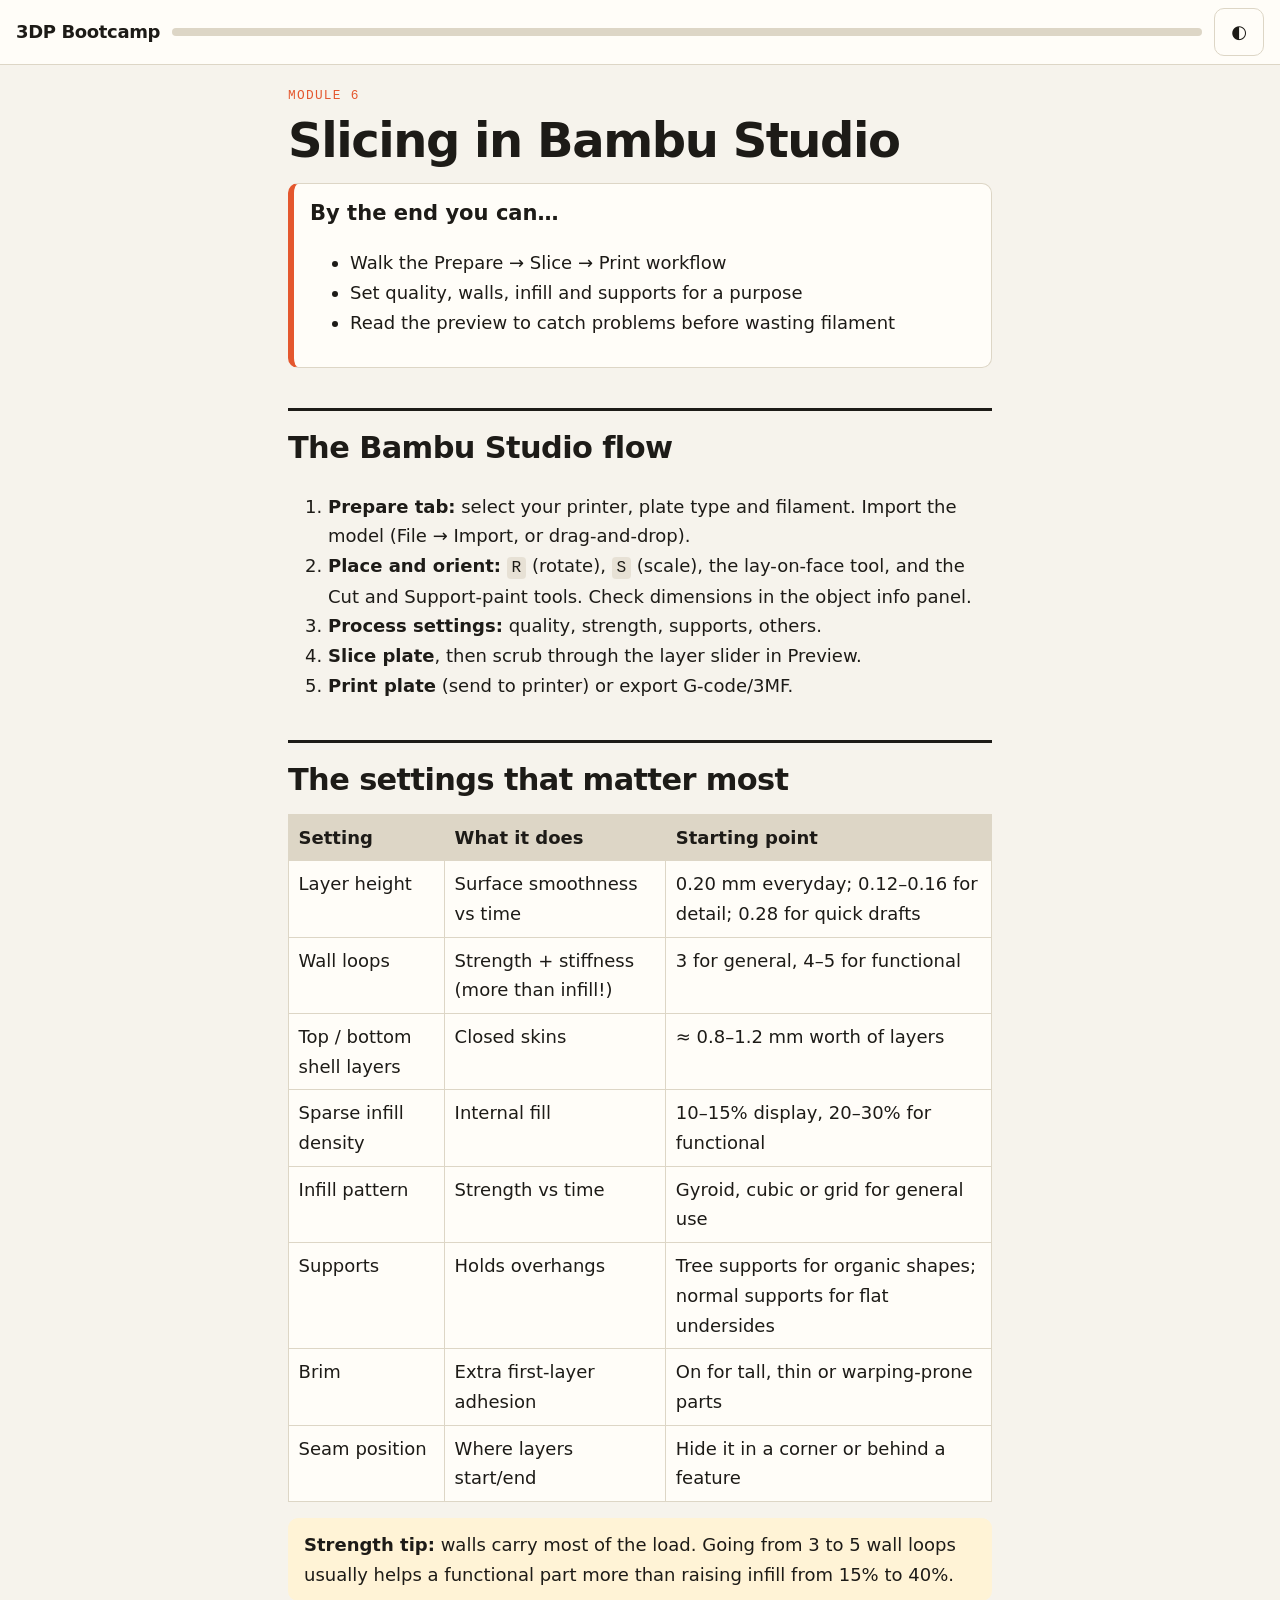
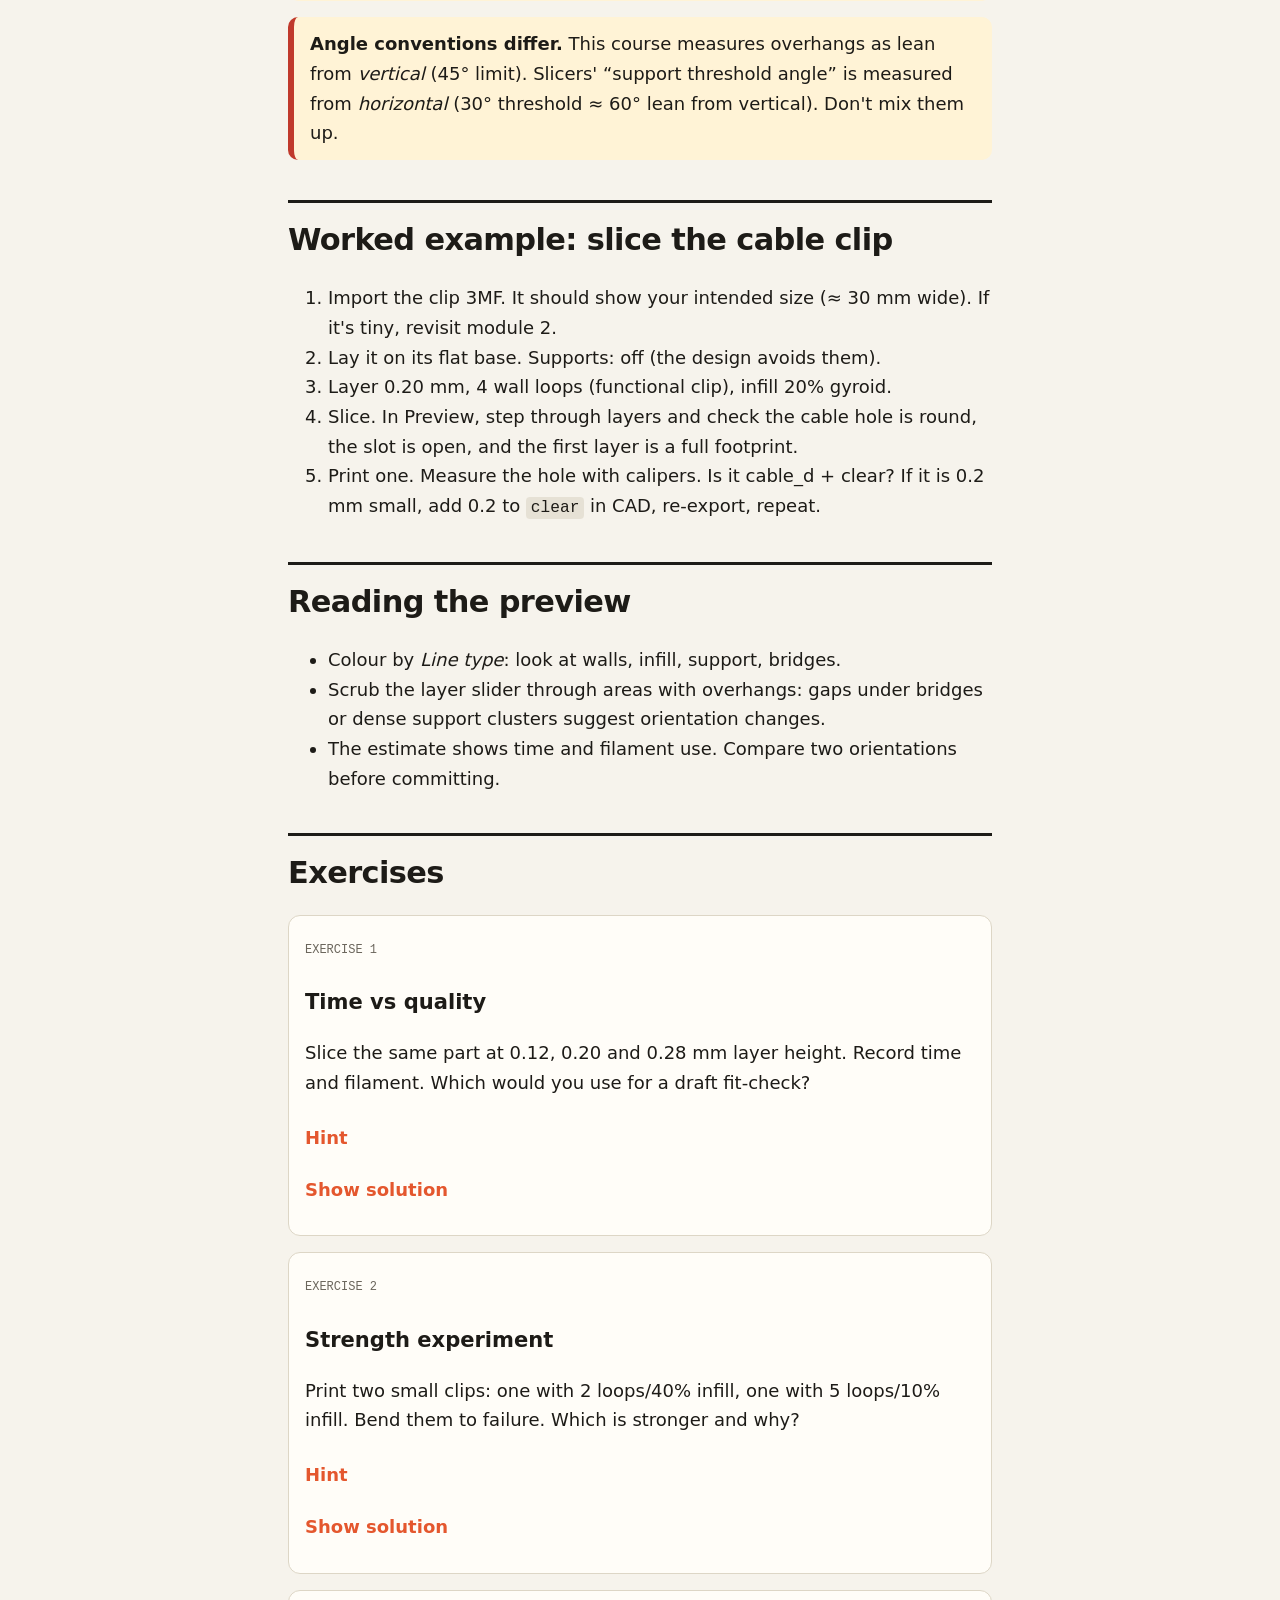
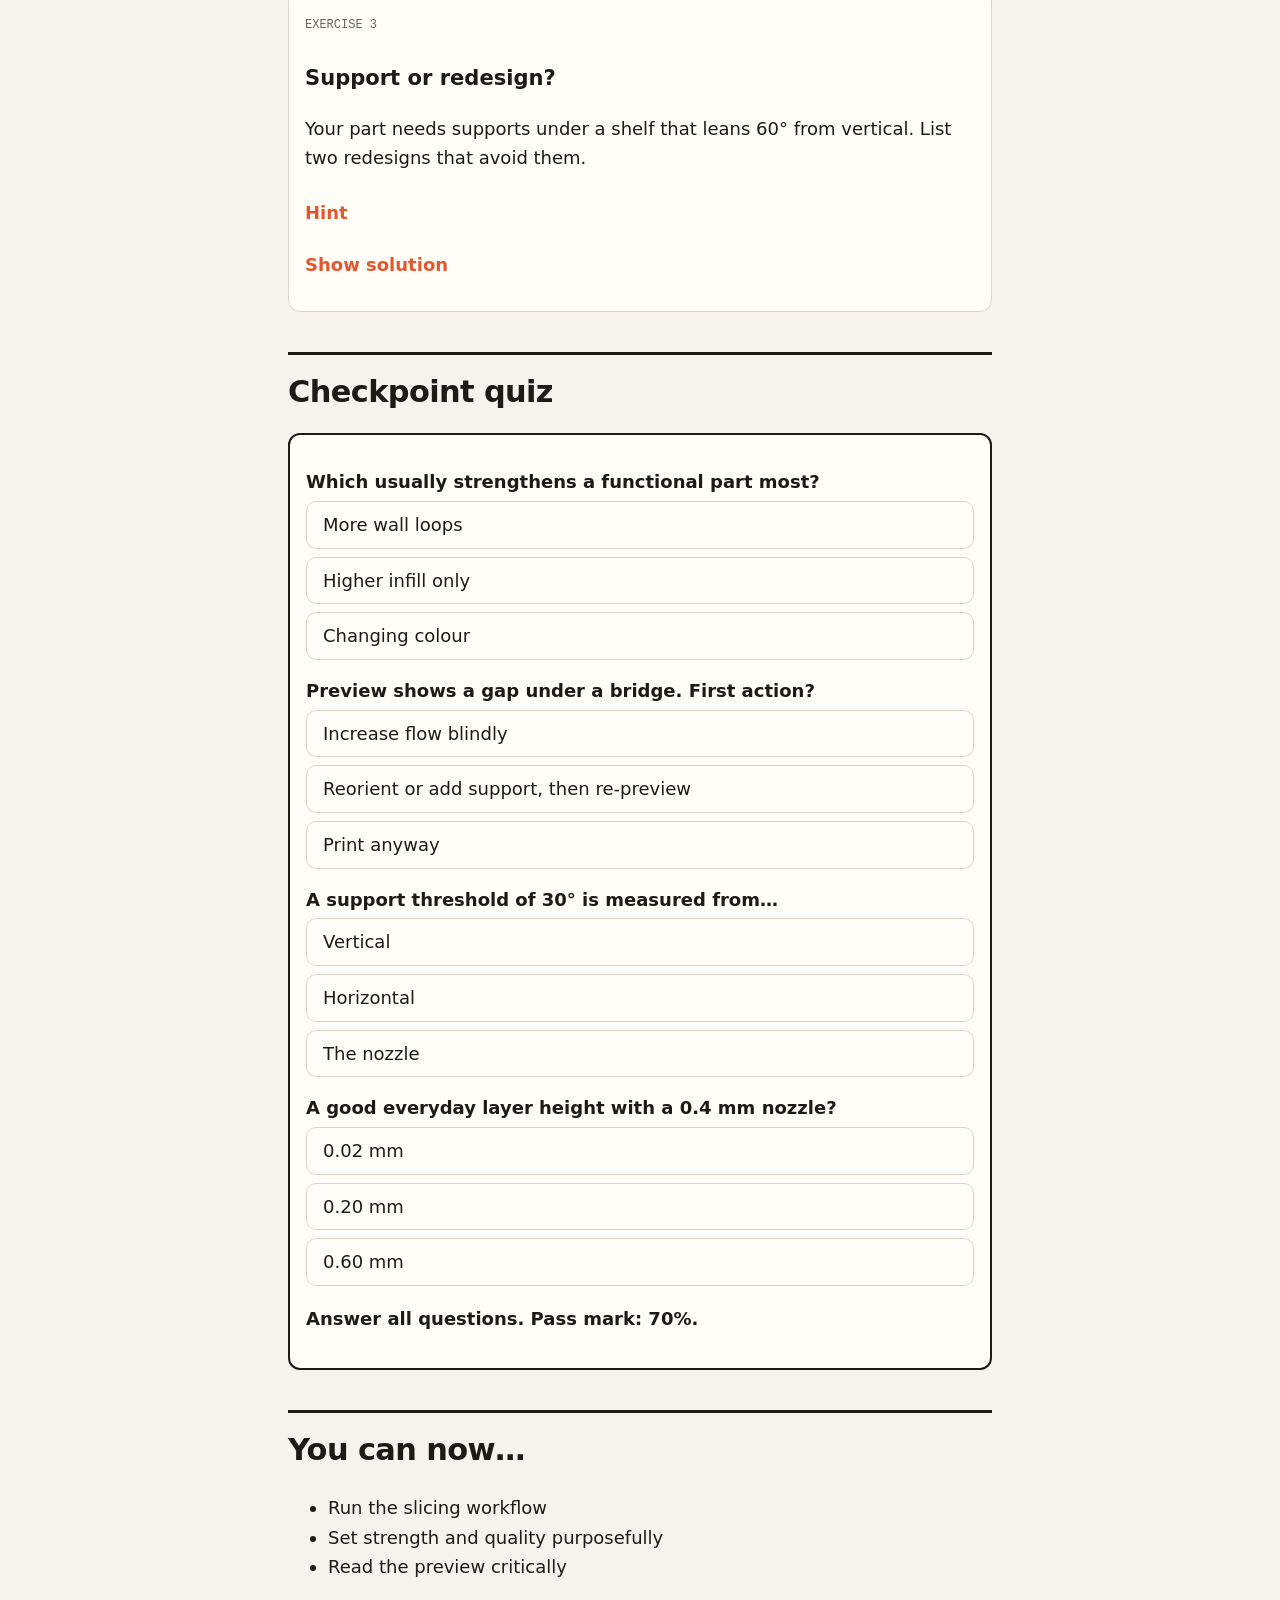
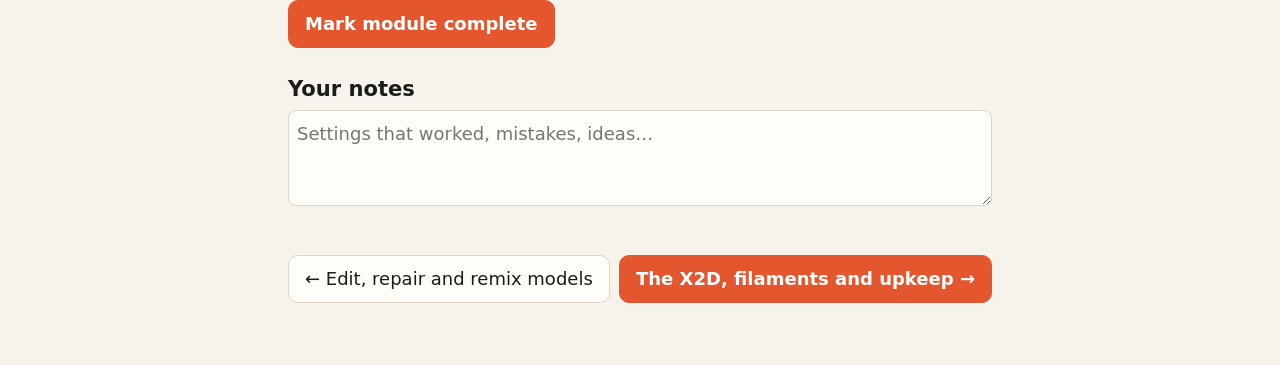
<file: docs/06-slicing.html>
<!doctype html><html lang="en"><head><meta charset="utf-8">
<meta name="viewport" content="width=device-width, initial-scale=1, viewport-fit=cover">
<title>Slicing in Bambu Studio · 3D Printing Bootcamp</title><link rel="stylesheet" href="assets/css/main.css"></head><body>
<header class="top"><a class="brand" href="index.html">3DP Bootcamp</a><div class="bar" role="progressbar" aria-label="Course progress"><i></i></div><button id="theme" type="button" aria-label="Toggle dark mode">◐</button></header>
<main><div class="kicker">Module 6</div><h1>Slicing in Bambu Studio</h1>
<div class="objectives"><h3>By the end you can…</h3><ul><li>Walk the Prepare → Slice → Print workflow</li><li>Set quality, walls, infill and supports for a purpose</li><li>Read the preview to catch problems before wasting filament</li></ul></div>

<h2>The Bambu Studio flow</h2>
<ol><li><strong>Prepare tab:</strong> select your printer, plate type and filament. Import the model (File → Import, or drag-and-drop).</li><li><strong>Place and orient:</strong> <code>R</code> (rotate), <code>S</code> (scale), the lay-on-face tool, and the Cut and Support-paint tools. Check dimensions in the object info panel.</li><li><strong>Process settings:</strong> quality, strength, supports, others.</li><li><strong>Slice plate</strong>, then scrub through the layer slider in Preview.</li><li><strong>Print plate</strong> (send to printer) or export G-code/3MF.</li></ol>

<h2>The settings that matter most</h2>
<div class="table-wrap"><table><tr><th>Setting</th><th>What it does</th><th>Starting point</th></tr><tr><td>Layer height</td><td>Surface smoothness vs time</td><td>0.20 mm everyday; 0.12–0.16 for detail; 0.28 for quick drafts</td></tr><tr><td>Wall loops</td><td>Strength + stiffness (more than infill!)</td><td>3 for general, 4–5 for functional</td></tr><tr><td>Top / bottom shell layers</td><td>Closed skins</td><td>≈ 0.8–1.2 mm worth of layers</td></tr><tr><td>Sparse infill density</td><td>Internal fill</td><td>10–15% display, 20–30% for functional</td></tr><tr><td>Infill pattern</td><td>Strength vs time</td><td>Gyroid, cubic or grid for general use</td></tr><tr><td>Supports</td><td>Holds overhangs</td><td>Tree supports for organic shapes; normal supports for flat undersides</td></tr><tr><td>Brim</td><td>Extra first-layer adhesion</td><td>On for tall, thin or warping-prone parts</td></tr><tr><td>Seam position</td><td>Where layers start/end</td><td>Hide it in a corner or behind a feature</td></tr></table></div>
<div class="callout"><strong>Strength tip:</strong> walls carry most of the load. Going from 3 to 5 wall loops usually helps a functional part more than raising infill from 15% to 40%.</div>
<div class="callout warn"><strong>Angle conventions differ.</strong> This course measures overhangs as lean from <em>vertical</em> (45° limit). Slicers' “support threshold angle” is measured from <em>horizontal</em> (30° threshold ≈ 60° lean from vertical). Don't mix them up.</div>

<h2>Worked example: slice the cable clip</h2>
<ol><li>Import the clip 3MF. It should show your intended size (≈ 30 mm wide). If it's tiny, revisit module 2.</li><li>Lay it on its flat base. Supports: off (the design avoids them).</li><li>Layer 0.20 mm, 4 wall loops (functional clip), infill 20% gyroid.</li><li>Slice. In Preview, step through layers and check the cable hole is round, the slot is open, and the first layer is a full footprint.</li><li>Print one. Measure the hole with calipers. Is it cable_d + clear? If it is 0.2 mm small, add 0.2 to <code>clear</code> in CAD, re-export, repeat.</li></ol>

<h2>Reading the preview</h2>
<ul><li>Colour by <em>Line type</em>: look at walls, infill, support, bridges.</li><li>Scrub the layer slider through areas with overhangs: gaps under bridges or dense support clusters suggest orientation changes.</li><li>The estimate shows time and filament use. Compare two orientations before committing.</li></ul>

<h2>Exercises</h2>
<div class="exercise"><span class="tag">EXERCISE 1</span><h3>Time vs quality</h3><p>Slice the same part at 0.12, 0.20 and 0.28 mm layer height. Record time and filament. Which would you use for a draft fit-check?</p>
<details class="hint"><summary>Hint</summary><div>Look at the estimated time on the slice result.</div></details>
<details class="solution"><summary>Show solution</summary><div>Use the 0.28 mm draft for fit-checks, 0.20 for general, 0.12 for display parts. Expect the 0.12 mm slice to take noticeably longer, often 2× or more compared with 0.28.</div></details></div>
<div class="exercise"><span class="tag">EXERCISE 2</span><h3>Strength experiment</h3><p>Print two small clips: one with 2 loops/40% infill, one with 5 loops/10% infill. Bend them to failure. Which is stronger and why?</p>
<details class="hint"><summary>Hint</summary><div>Walls carry bending load.</div></details>
<details class="solution"><summary>Show solution</summary><div>The 5-loop, 10%-infill clip usually wins: more material is at the outer edges, where bending stress is highest.</div></details></div>
<div class="exercise"><span class="tag">EXERCISE 3</span><h3>Support or redesign?</h3><p>Your part needs supports under a shelf that leans 60° from vertical. List two redesigns that avoid them.</p>
<details class="hint"><summary>Hint</summary><div>Change the geometry, not the settings.</div></details>
<details class="solution"><summary>Show solution</summary><div>Chamfer the shelf to 45°; split the part so the shelf prints flat; add a bridged arch under the shelf.</div></details></div>
<h2>Checkpoint quiz</h2><div class="quiz"><div class="q" data-answer="0"><p>Which usually strengthens a functional part most?</p><div class="opts"><button type="button">More wall loops</button><button type="button">Higher infill only</button><button type="button">Changing colour</button></div><div class="why">Walls dominate bending strength.</div></div><div class="q" data-answer="1"><p>Preview shows a gap under a bridge. First action?</p><div class="opts"><button type="button">Increase flow blindly</button><button type="button">Reorient or add support, then re-preview</button><button type="button">Print anyway</button></div><div class="why">Fix it in orientation/support before spending filament.</div></div><div class="q" data-answer="1"><p>A support threshold of 30° is measured from…</p><div class="opts"><button type="button">Vertical</button><button type="button">Horizontal</button><button type="button">The nozzle</button></div><div class="why">Slicers measure from horizontal; 30° ≈ 60° lean.</div></div><div class="q" data-answer="1"><p>A good everyday layer height with a 0.4 mm nozzle?</p><div class="opts"><button type="button">0.02 mm</button><button type="button">0.20 mm</button><button type="button">0.60 mm</button></div><div class="why">0.20 mm balances speed and detail.</div></div><p class="score">Answer all questions. Pass mark: 70%.</p></div>

<h2>You can now…</h2><ul><li>Run the slicing workflow</li><li>Set strength and quality purposefully</li><li>Read the preview critically</li></ul>
<p><button id="mark" class="primary" type="button">Mark module complete</button></p>
<h3>Your notes</h3><textarea class="notes" aria-label="Notes for this page" placeholder="Settings that worked, mistakes, ideas…"></textarea>
<div class="nav"><a class="btn" href="05-edit-and-repair.html">← Edit, repair and remix models</a><a class="btn primary" href="07-x2d-and-materials.html">The X2D, filaments and upkeep →</a></div></main><script src="assets/js/main.js"></script></body></html>
</file>
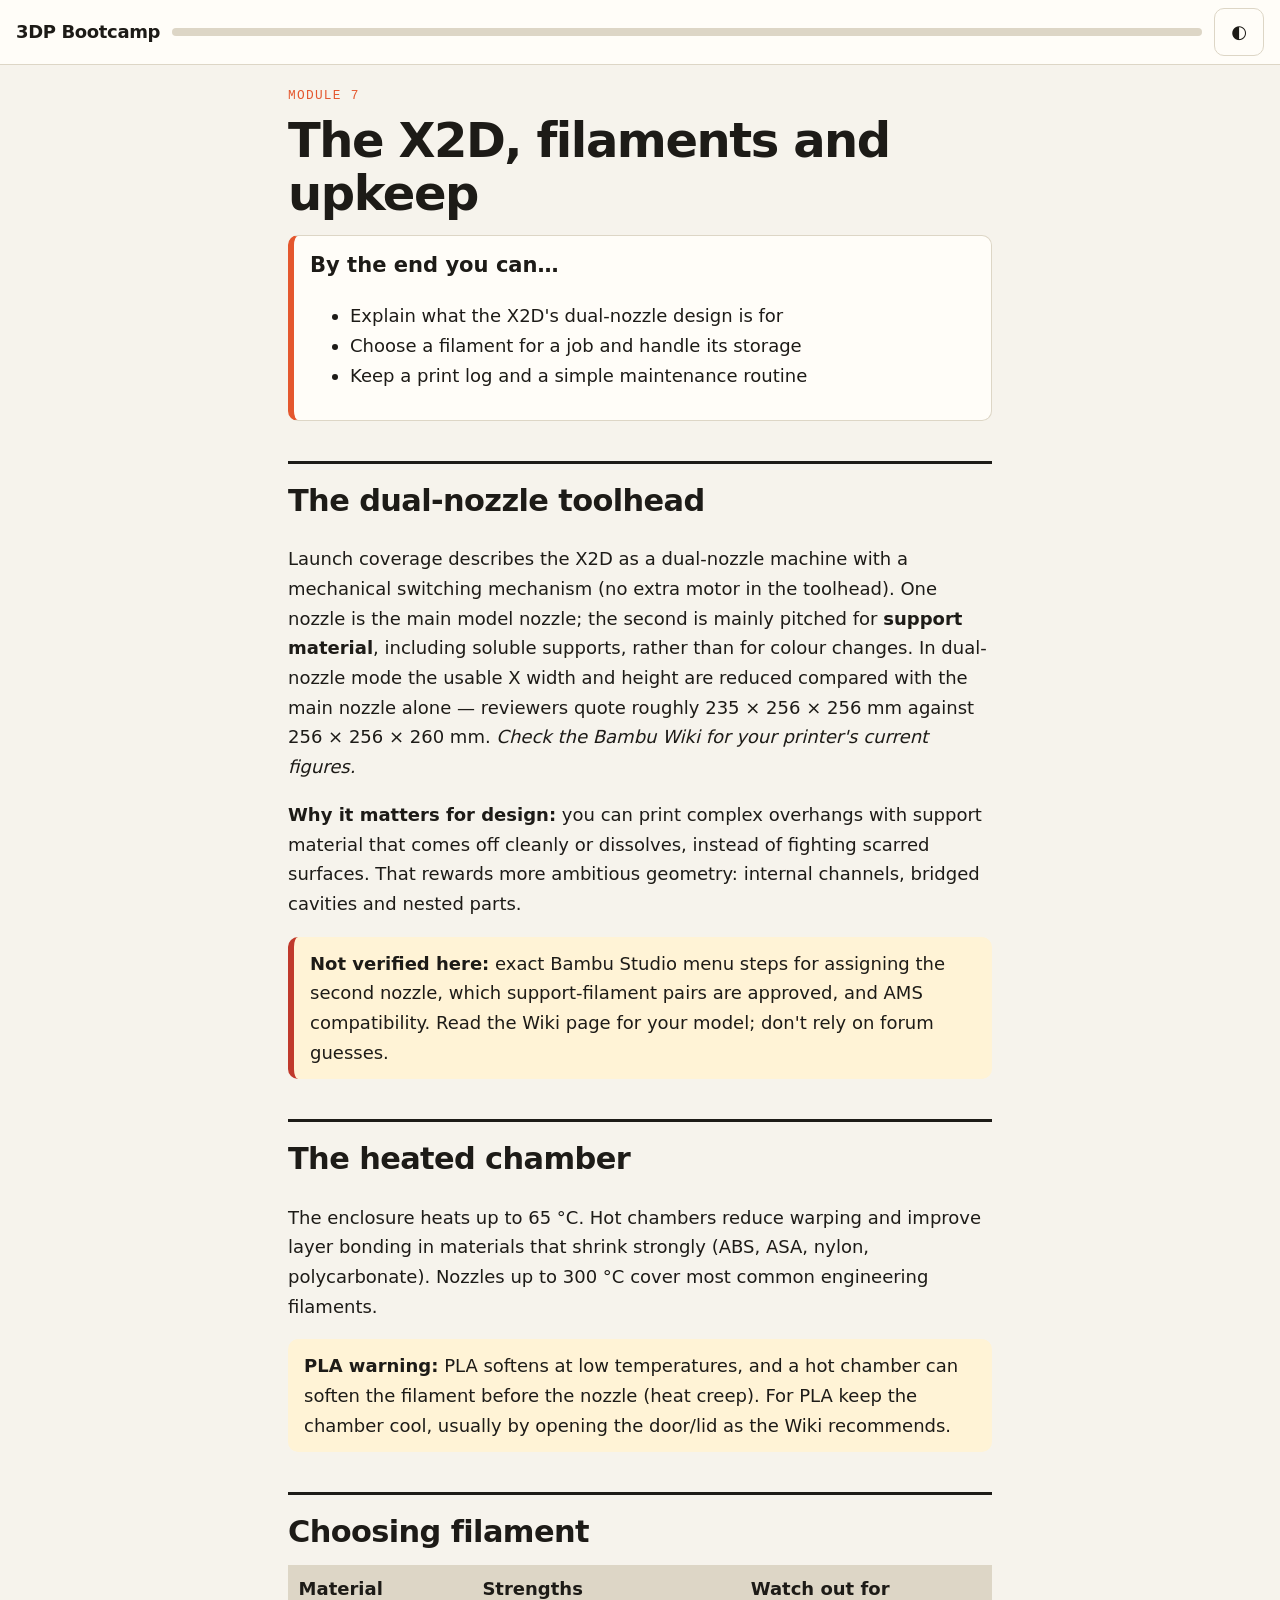
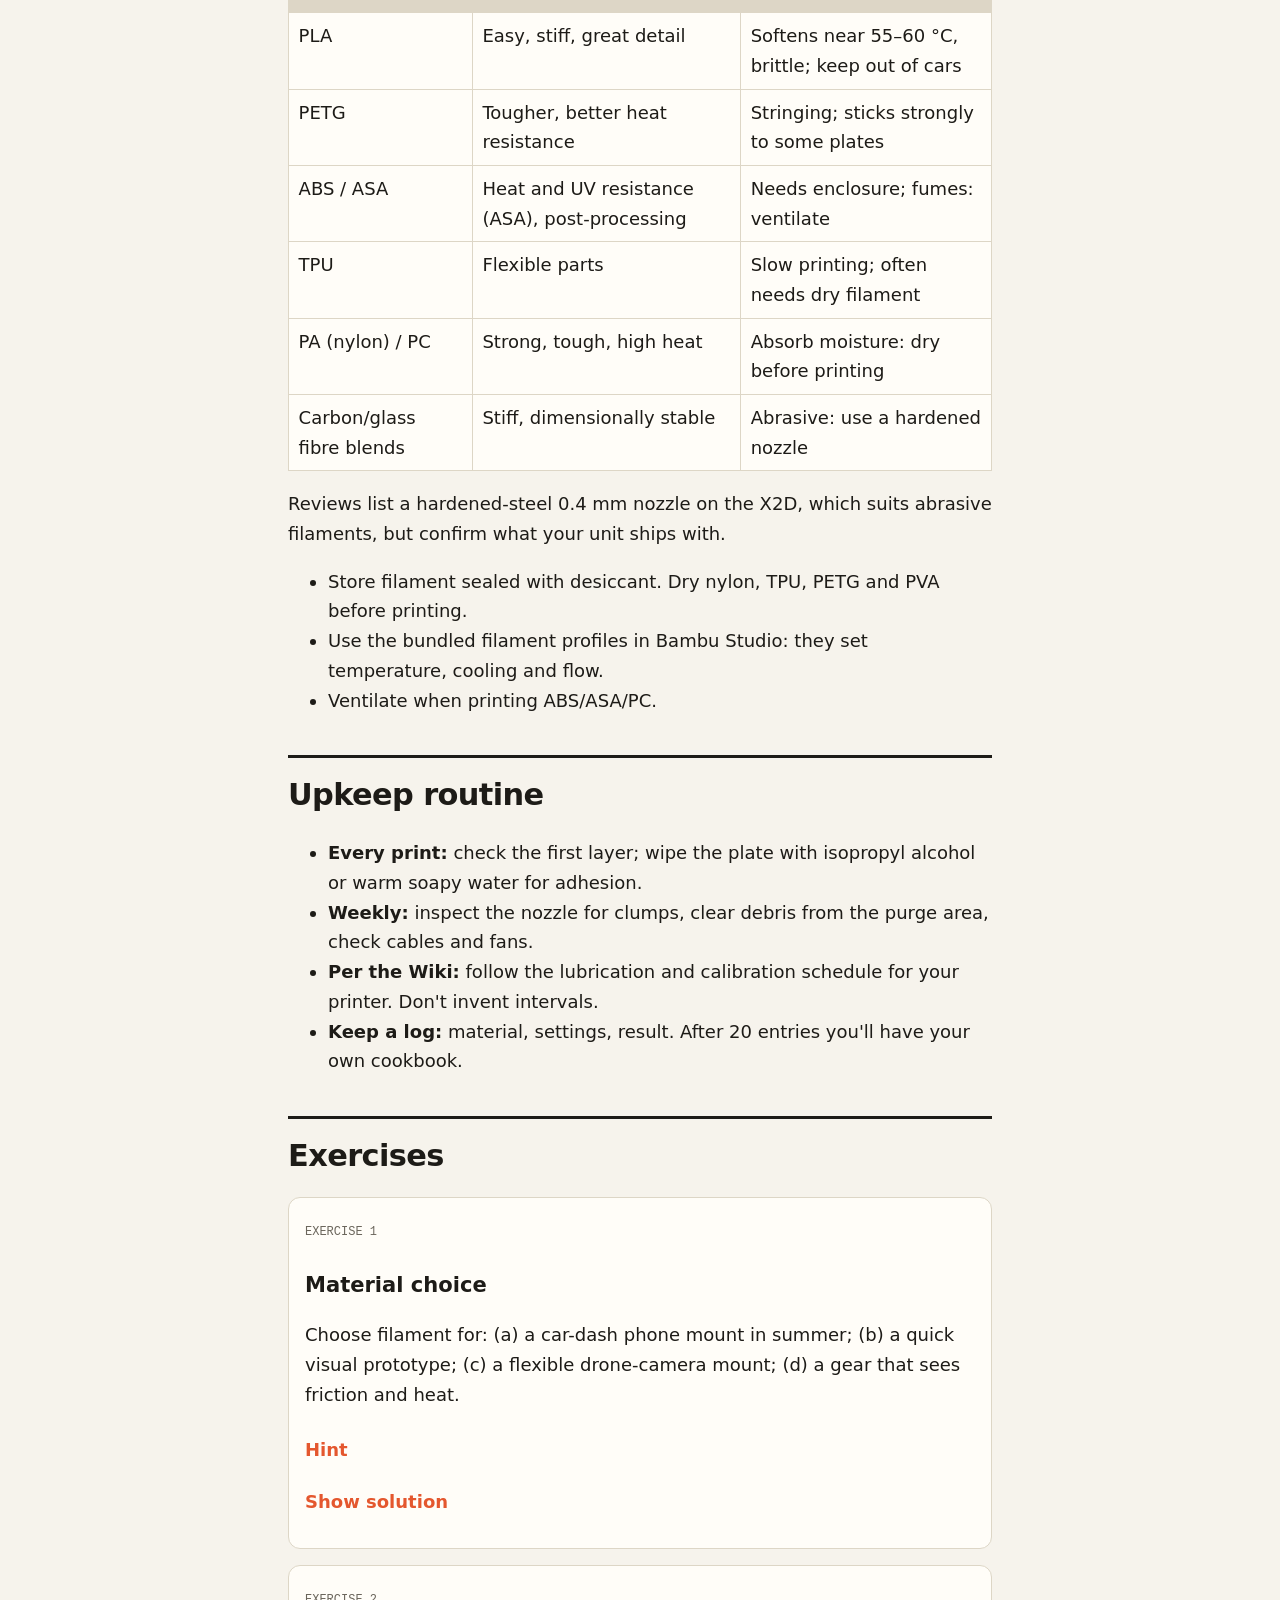
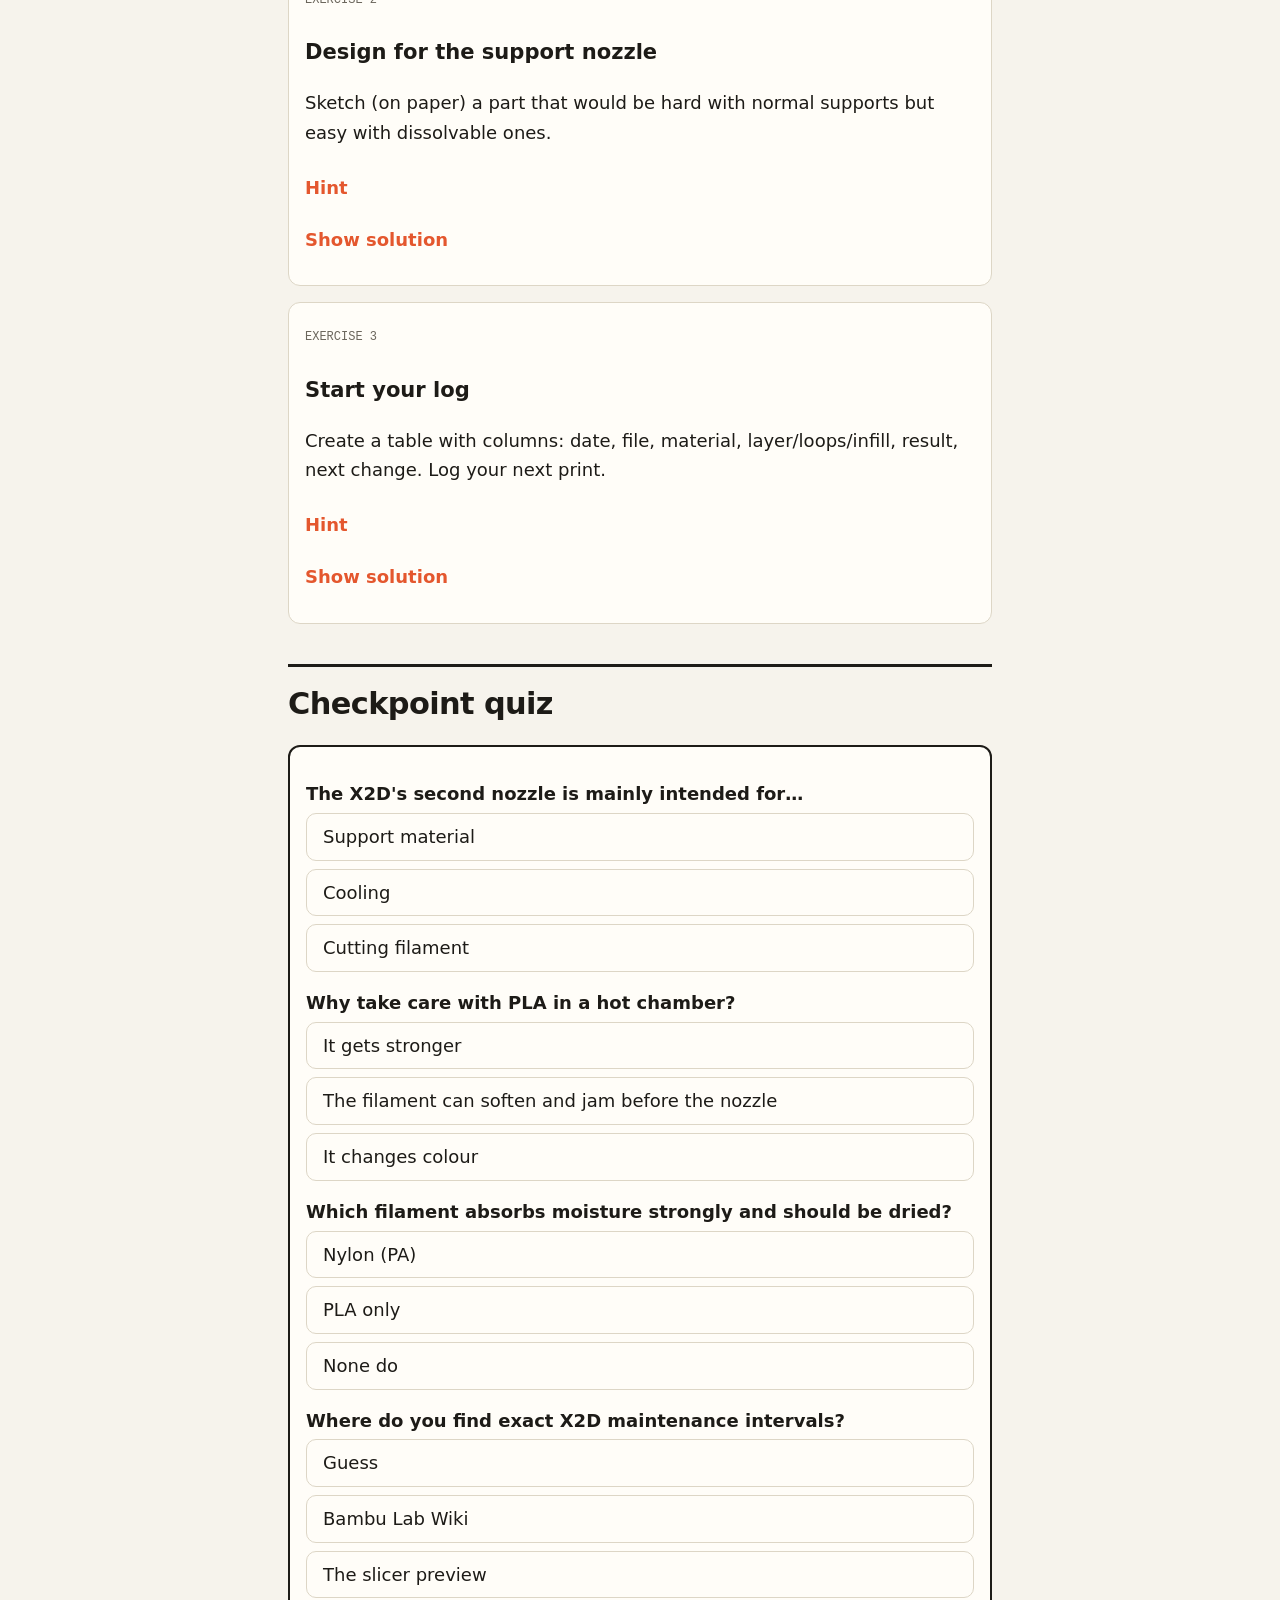
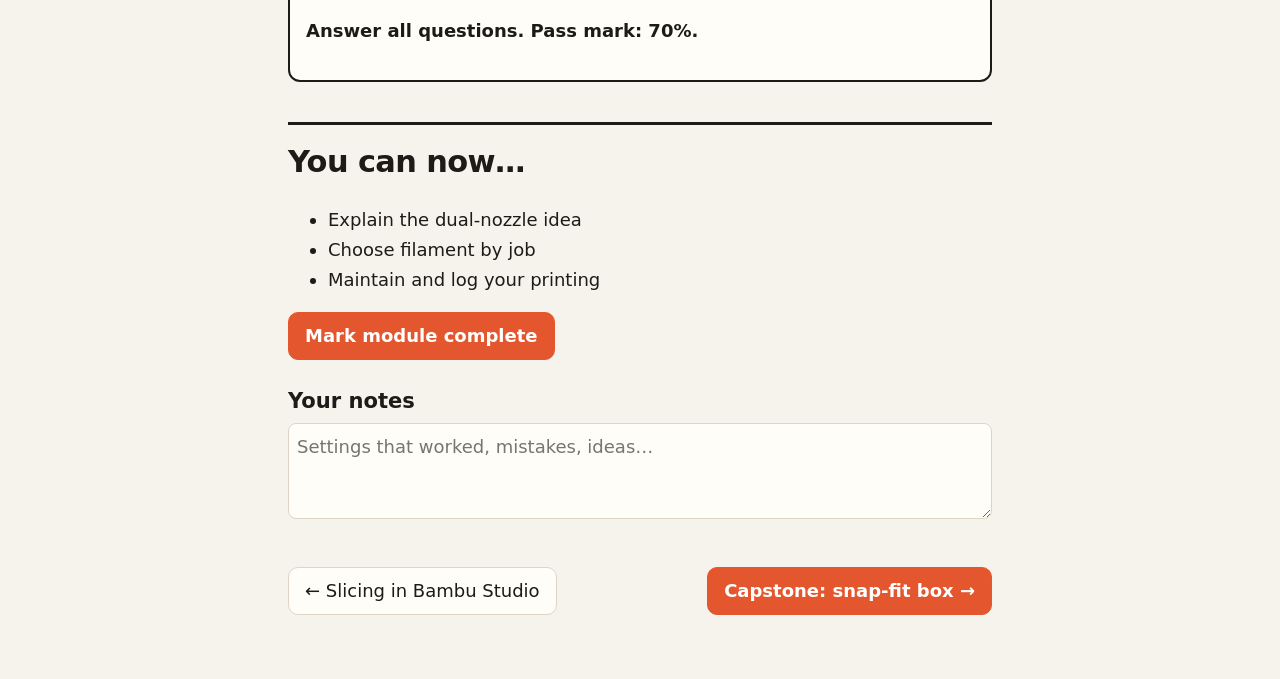
<file: docs/07-x2d-and-materials.html>
<!doctype html><html lang="en"><head><meta charset="utf-8">
<meta name="viewport" content="width=device-width, initial-scale=1, viewport-fit=cover">
<title>The X2D, filaments and upkeep · 3D Printing Bootcamp</title><link rel="stylesheet" href="assets/css/main.css"></head><body>
<header class="top"><a class="brand" href="index.html">3DP Bootcamp</a><div class="bar" role="progressbar" aria-label="Course progress"><i></i></div><button id="theme" type="button" aria-label="Toggle dark mode">◐</button></header>
<main><div class="kicker">Module 7</div><h1>The X2D, filaments and upkeep</h1>
<div class="objectives"><h3>By the end you can…</h3><ul><li>Explain what the X2D's dual-nozzle design is for</li><li>Choose a filament for a job and handle its storage</li><li>Keep a print log and a simple maintenance routine</li></ul></div>

<h2>The dual-nozzle toolhead</h2>
<p>Launch coverage describes the X2D as a dual-nozzle machine with a mechanical switching mechanism (no extra motor in the toolhead). One nozzle is the main model nozzle; the second is mainly pitched for <strong>support material</strong>, including soluble supports, rather than for colour changes. In dual-nozzle mode the usable X width and height are reduced compared with the main nozzle alone — reviewers quote roughly 235 × 256 × 256 mm against 256 × 256 × 260 mm. <em>Check the Bambu Wiki for your printer's current figures.</em></p>
<p><strong>Why it matters for design:</strong> you can print complex overhangs with support material that comes off cleanly or dissolves, instead of fighting scarred surfaces. That rewards more ambitious geometry: internal channels, bridged cavities and nested parts.</p>
<div class="callout warn"><strong>Not verified here:</strong> exact Bambu Studio menu steps for assigning the second nozzle, which support-filament pairs are approved, and AMS compatibility. Read the Wiki page for your model; don't rely on forum guesses.</div>

<h2>The heated chamber</h2>
<p>The enclosure heats up to 65 °C. Hot chambers reduce warping and improve layer bonding in materials that shrink strongly (ABS, ASA, nylon, polycarbonate). Nozzles up to 300 °C cover most common engineering filaments.</p>
<div class="callout"><strong>PLA warning:</strong> PLA softens at low temperatures, and a hot chamber can soften the filament before the nozzle (heat creep). For PLA keep the chamber cool, usually by opening the door/lid as the Wiki recommends.</div>

<h2>Choosing filament</h2>
<div class="table-wrap"><table><tr><th>Material</th><th>Strengths</th><th>Watch out for</th></tr><tr><td>PLA</td><td>Easy, stiff, great detail</td><td>Softens near 55–60 °C, brittle; keep out of cars</td></tr><tr><td>PETG</td><td>Tougher, better heat resistance</td><td>Stringing; sticks strongly to some plates</td></tr><tr><td>ABS / ASA</td><td>Heat and UV resistance (ASA), post-processing</td><td>Needs enclosure; fumes: ventilate</td></tr><tr><td>TPU</td><td>Flexible parts</td><td>Slow printing; often needs dry filament</td></tr><tr><td>PA (nylon) / PC</td><td>Strong, tough, high heat</td><td>Absorb moisture: dry before printing</td></tr><tr><td>Carbon/glass fibre blends</td><td>Stiff, dimensionally stable</td><td>Abrasive: use a hardened nozzle</td></tr></table></div>
<p>Reviews list a hardened-steel 0.4 mm nozzle on the X2D, which suits abrasive filaments, but confirm what your unit ships with.</p>
<ul><li>Store filament sealed with desiccant. Dry nylon, TPU, PETG and PVA before printing.</li><li>Use the bundled filament profiles in Bambu Studio: they set temperature, cooling and flow.</li><li>Ventilate when printing ABS/ASA/PC.</li></ul>

<h2>Upkeep routine</h2>
<ul><li><strong>Every print:</strong> check the first layer; wipe the plate with isopropyl alcohol or warm soapy water for adhesion.</li><li><strong>Weekly:</strong> inspect the nozzle for clumps, clear debris from the purge area, check cables and fans.</li><li><strong>Per the Wiki:</strong> follow the lubrication and calibration schedule for your printer. Don't invent intervals.</li><li><strong>Keep a log:</strong> material, settings, result. After 20 entries you'll have your own cookbook.</li></ul>

<h2>Exercises</h2>
<div class="exercise"><span class="tag">EXERCISE 1</span><h3>Material choice</h3><p>Choose filament for: (a) a car-dash phone mount in summer; (b) a quick visual prototype; (c) a flexible drone-camera mount; (d) a gear that sees friction and heat.</p>
<details class="hint"><summary>Hint</summary><div>Think heat, stiffness, flexibility.</div></details>
<details class="solution"><summary>Show solution</summary><div>(a) ASA or PETG (heat/UV). (b) PLA. (c) TPU. (d) Nylon (PA) or carbon-filled nylon, dried, with a hardened nozzle.</div></details></div>
<div class="exercise"><span class="tag">EXERCISE 2</span><h3>Design for the support nozzle</h3><p>Sketch (on paper) a part that would be hard with normal supports but easy with dissolvable ones.</p>
<details class="hint"><summary>Hint</summary><div>Internal cavities are hard to reach.</div></details>
<details class="solution"><summary>Show solution</summary><div>A box with a captive internal ball joint, or a hollow channel with overhanging roofs. After printing, soluble support washes out of spaces tools can't reach.</div></details></div>
<div class="exercise"><span class="tag">EXERCISE 3</span><h3>Start your log</h3><p>Create a table with columns: date, file, material, layer/loops/infill, result, next change. Log your next print.</p>
<details class="hint"><summary>Hint</summary><div>Use your notes box or a spreadsheet.</div></details>
<details class="solution"><summary>Show solution</summary><div>Consistent logging beats memory. After a month, sort by result to see which settings work for you.</div></details></div>
<h2>Checkpoint quiz</h2><div class="quiz"><div class="q" data-answer="0"><p>The X2D's second nozzle is mainly intended for…</p><div class="opts"><button type="button">Support material</button><button type="button">Cooling</button><button type="button">Cutting filament</button></div><div class="why">It's pitched at (soluble) supports, not multicolour printing.</div></div><div class="q" data-answer="1"><p>Why take care with PLA in a hot chamber?</p><div class="opts"><button type="button">It gets stronger</button><button type="button">The filament can soften and jam before the nozzle</button><button type="button">It changes colour</button></div><div class="why">Heat creep. Open the chamber door/lid for PLA as the Wiki advises.</div></div><div class="q" data-answer="0"><p>Which filament absorbs moisture strongly and should be dried?</p><div class="opts"><button type="button">Nylon (PA)</button><button type="button">PLA only</button><button type="button">None do</button></div><div class="why">PA, TPU, PETG and PVA all benefit from drying.</div></div><div class="q" data-answer="1"><p>Where do you find exact X2D maintenance intervals?</p><div class="opts"><button type="button">Guess</button><button type="button">Bambu Lab Wiki</button><button type="button">The slicer preview</button></div><div class="why">The official wiki is authoritative.</div></div><p class="score">Answer all questions. Pass mark: 70%.</p></div>

<h2>You can now…</h2><ul><li>Explain the dual-nozzle idea</li><li>Choose filament by job</li><li>Maintain and log your printing</li></ul>
<p><button id="mark" class="primary" type="button">Mark module complete</button></p>
<h3>Your notes</h3><textarea class="notes" aria-label="Notes for this page" placeholder="Settings that worked, mistakes, ideas…"></textarea>
<div class="nav"><a class="btn" href="06-slicing.html">← Slicing in Bambu Studio</a><a class="btn primary" href="capstone.html">Capstone: snap-fit box →</a></div></main><script src="assets/js/main.js"></script></body></html>
</file>
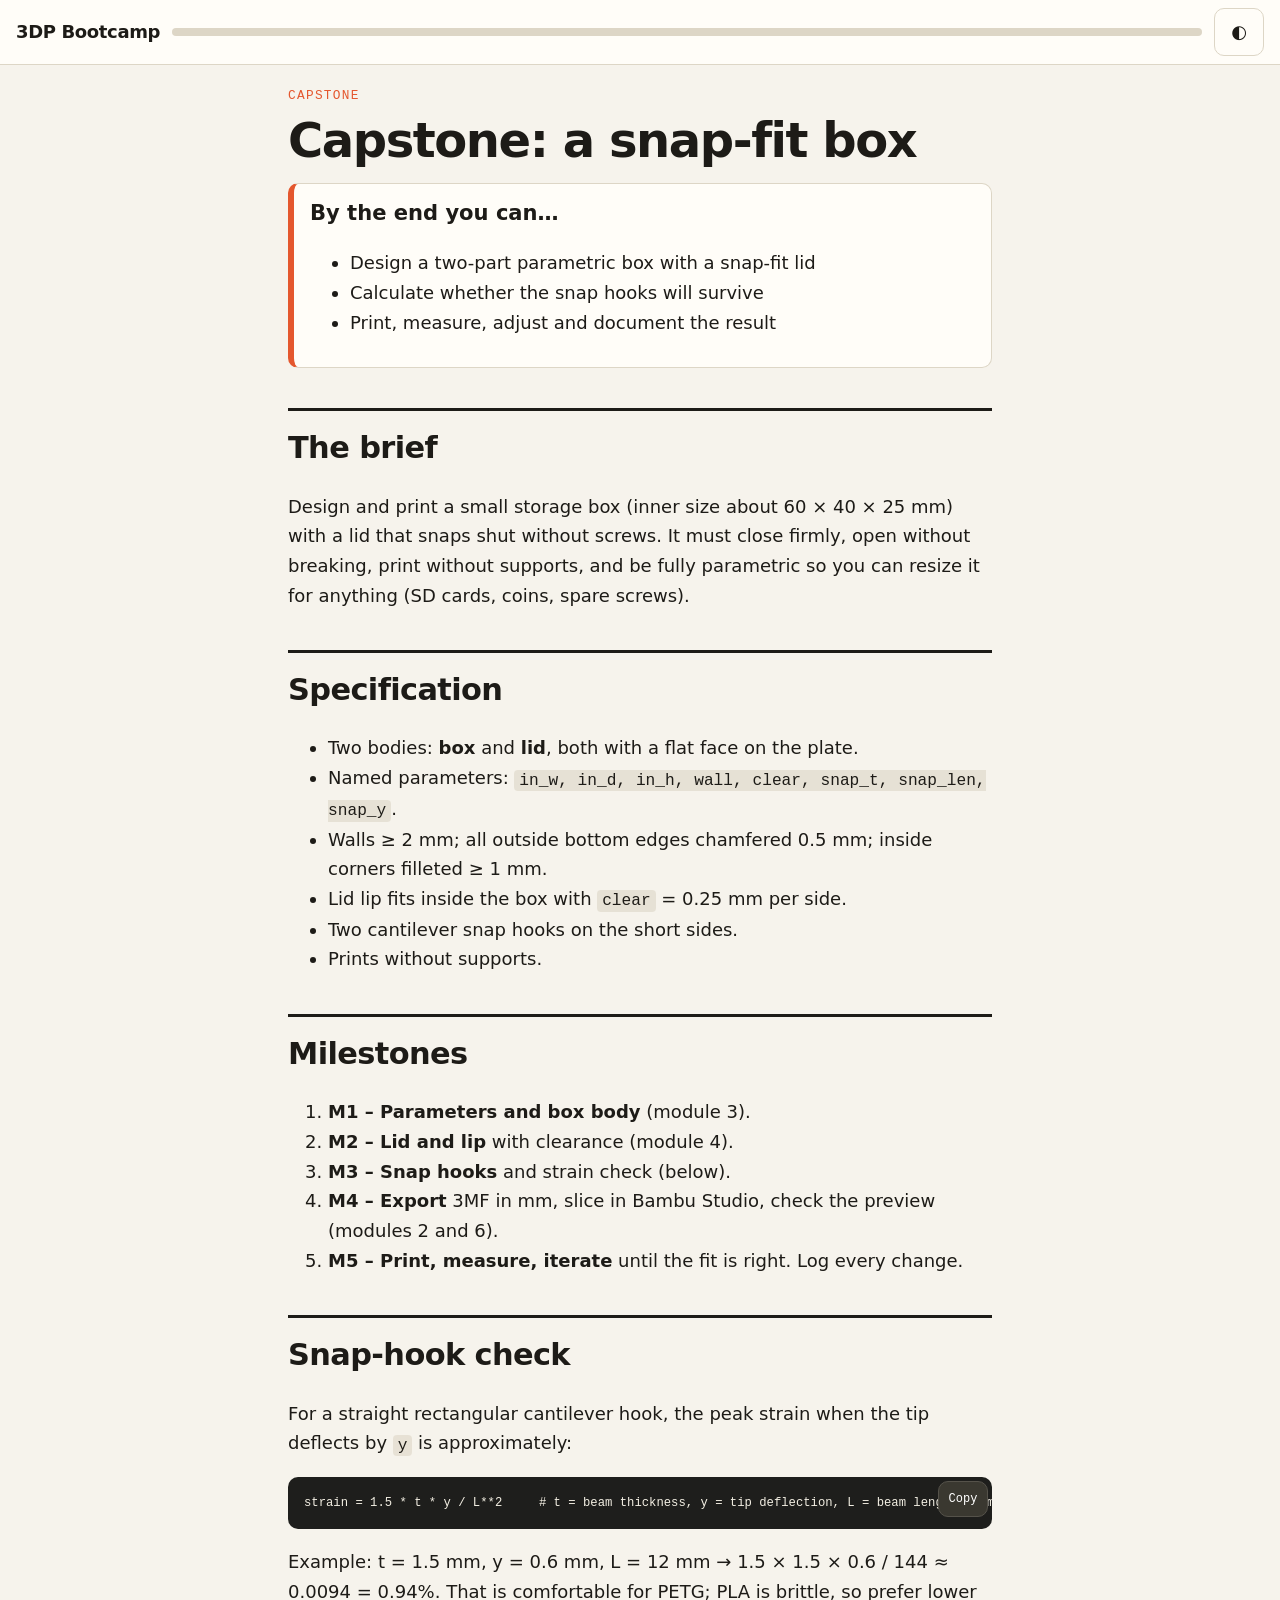
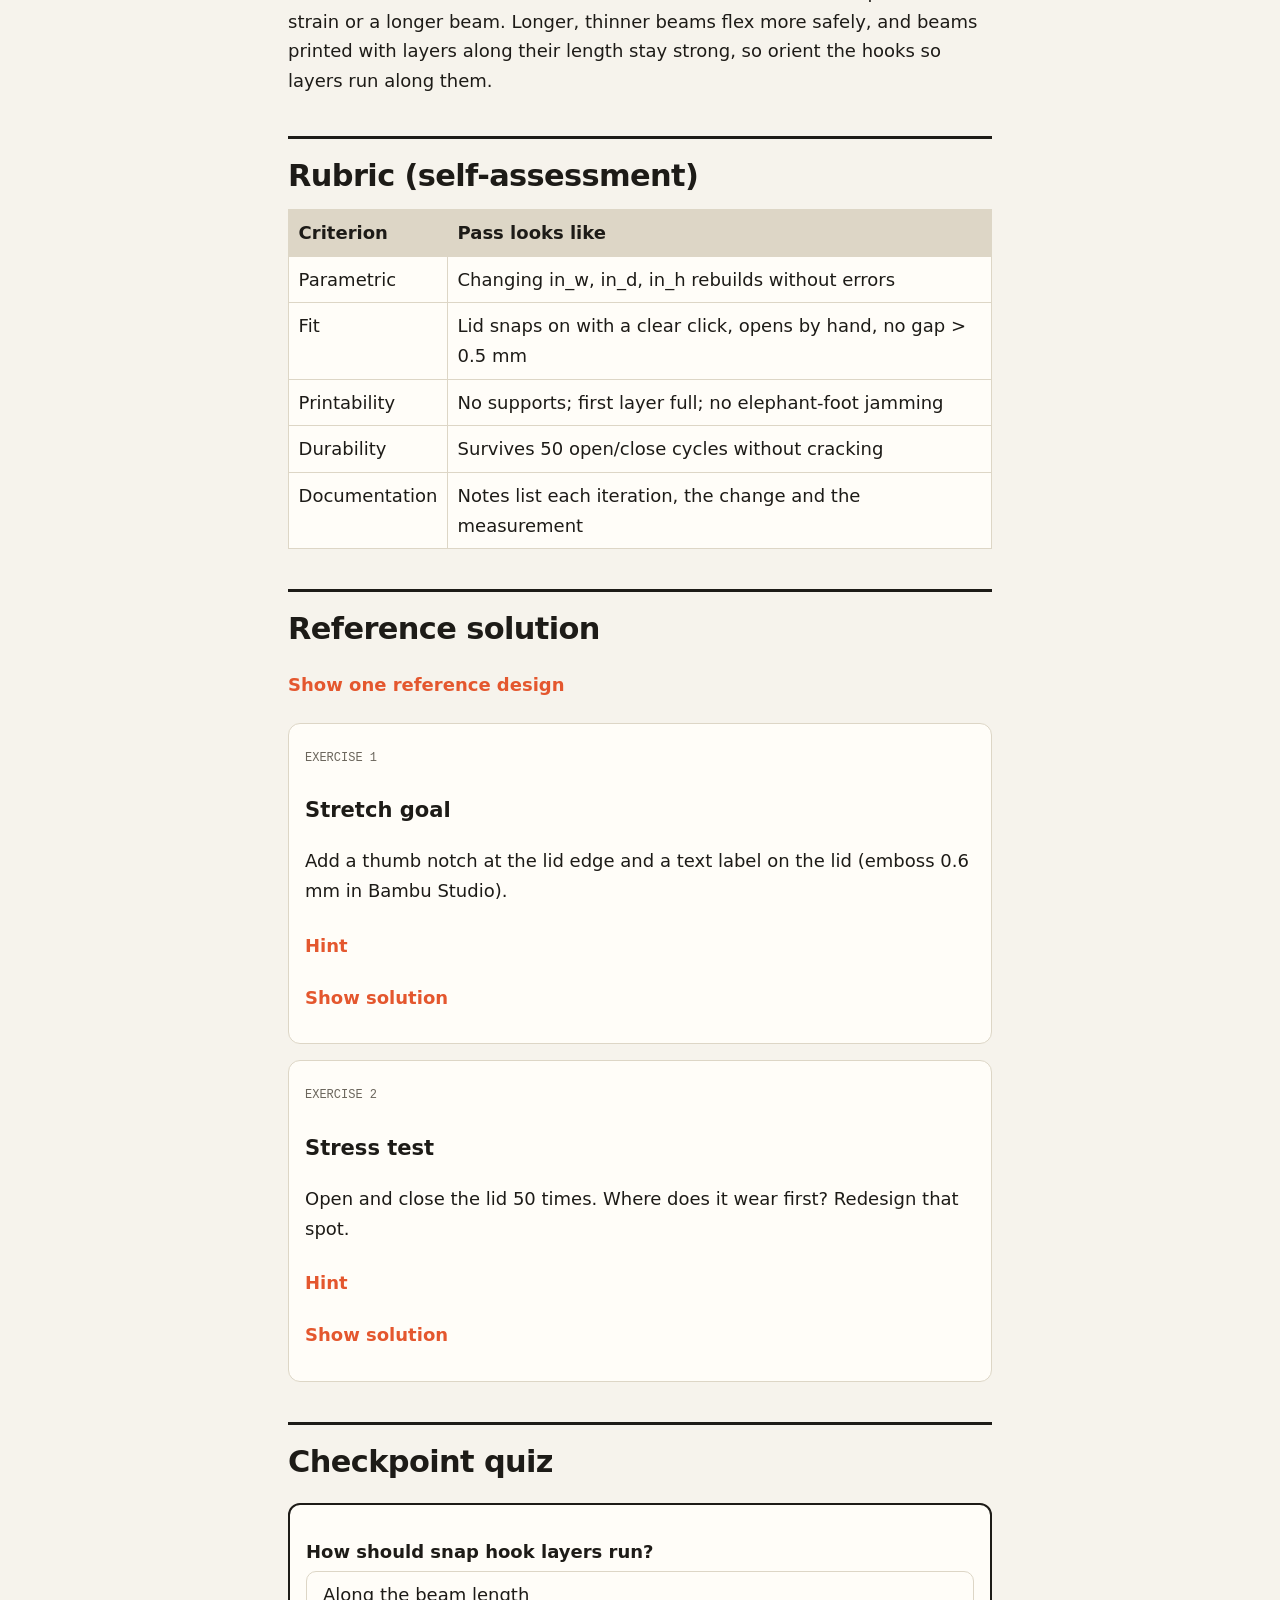
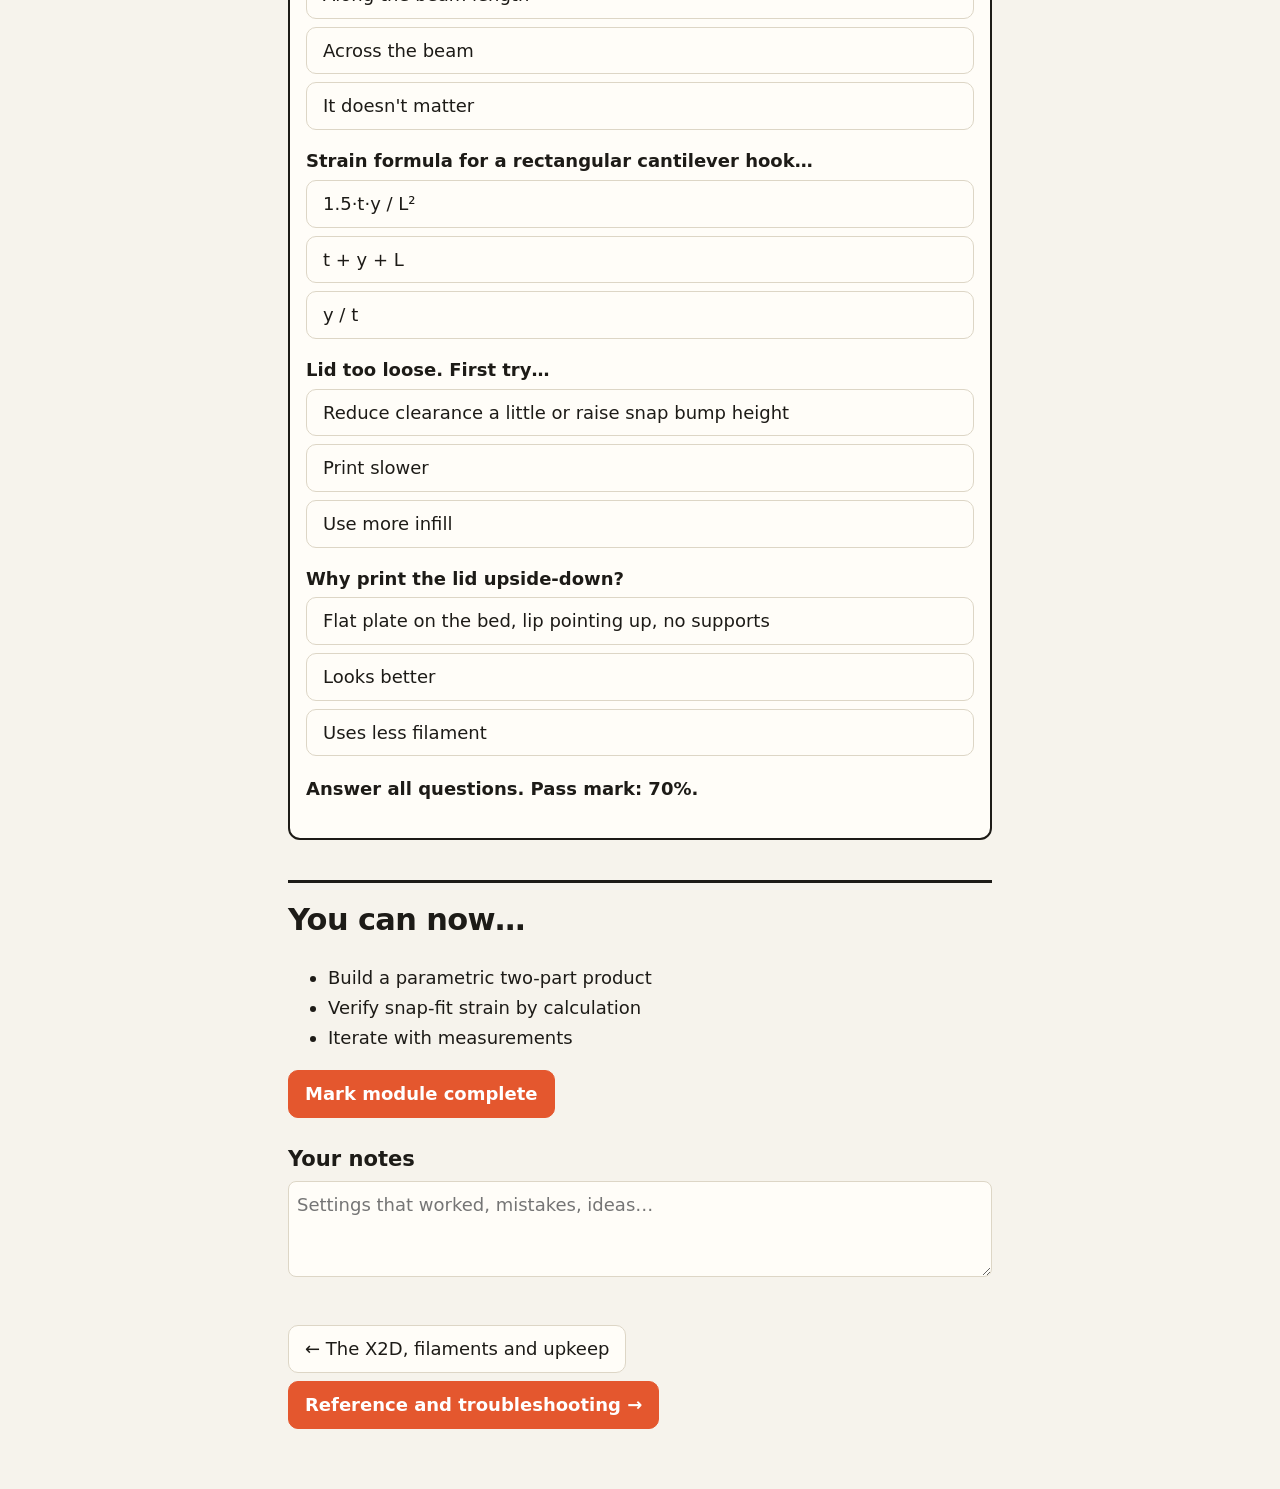
<file: docs/capstone.html>
<!doctype html><html lang="en"><head><meta charset="utf-8">
<meta name="viewport" content="width=device-width, initial-scale=1, viewport-fit=cover">
<title>Capstone: a snap-fit box · 3D Printing Bootcamp</title><link rel="stylesheet" href="assets/css/main.css"></head><body>
<header class="top"><a class="brand" href="index.html">3DP Bootcamp</a><div class="bar" role="progressbar" aria-label="Course progress"><i></i></div><button id="theme" type="button" aria-label="Toggle dark mode">◐</button></header>
<main><div class="kicker">Capstone</div><h1>Capstone: a snap-fit box</h1>
<div class="objectives"><h3>By the end you can…</h3><ul><li>Design a two-part parametric box with a snap-fit lid</li><li>Calculate whether the snap hooks will survive</li><li>Print, measure, adjust and document the result</li></ul></div>

<h2>The brief</h2>
<p>Design and print a small storage box (inner size about 60 × 40 × 25 mm) with a lid that snaps shut without screws. It must close firmly, open without breaking, print without supports, and be fully parametric so you can resize it for anything (SD cards, coins, spare screws).</p>

<h2>Specification</h2>
<ul><li>Two bodies: <strong>box</strong> and <strong>lid</strong>, both with a flat face on the plate.</li><li>Named parameters: <code>in_w, in_d, in_h, wall, clear, snap_t, snap_len, snap_y</code>.</li><li>Walls ≥ 2 mm; all outside bottom edges chamfered 0.5 mm; inside corners filleted ≥ 1 mm.</li><li>Lid lip fits inside the box with <code>clear</code> = 0.25 mm per side.</li><li>Two cantilever snap hooks on the short sides.</li><li>Prints without supports.</li></ul>

<h2>Milestones</h2>
<ol><li><strong>M1 – Parameters and box body</strong> (module 3).</li><li><strong>M2 – Lid and lip</strong> with clearance (module 4).</li><li><strong>M3 – Snap hooks</strong> and strain check (below).</li><li><strong>M4 – Export</strong> 3MF in mm, slice in Bambu Studio, check the preview (modules 2 and 6).</li><li><strong>M5 – Print, measure, iterate</strong> until the fit is right. Log every change.</li></ol>

<h2>Snap-hook check</h2>
<p>For a straight rectangular cantilever hook, the peak strain when the tip deflects by <code>y</code> is approximately:</p>
<pre><code>strain = 1.5 * t * y / L**2     # t = beam thickness, y = tip deflection, L = beam length (same units)</code></pre>
<p>Example: t = 1.5 mm, y = 0.6 mm, L = 12 mm → 1.5 × 1.5 × 0.6 / 144 ≈ 0.0094 = 0.94%. That is comfortable for PETG; PLA is brittle, so prefer lower strain or a longer beam. Longer, thinner beams flex more safely, and beams printed with layers along their length stay strong, so orient the hooks so layers run along them.</p>

<h2>Rubric (self-assessment)</h2>
<div class="table-wrap"><table><tr><th>Criterion</th><th>Pass looks like</th></tr><tr><td>Parametric</td><td>Changing in_w, in_d, in_h rebuilds without errors</td></tr><tr><td>Fit</td><td>Lid snaps on with a clear click, opens by hand, no gap > 0.5 mm</td></tr><tr><td>Printability</td><td>No supports; first layer full; no elephant-foot jamming</td></tr><tr><td>Durability</td><td>Survives 50 open/close cycles without cracking</td></tr><tr><td>Documentation</td><td>Notes list each iteration, the change and the measurement</td></tr></table></div>

<h2>Reference solution</h2>
<details class="solution"><summary>Show one reference design</summary><div>
<p><strong>Parameters:</strong> in_w 60, in_d 40, in_h 25, wall 2.0, clear 0.25, snap_t 1.5, snap_len 12, snap_y 0.6.</p>
<ol><li>Box outer = inner + 2×wall; extrude to in_h + wall. Shell open top. Fillet vertical outside edges 2 mm, inside corners 1 mm. Chamfer the bottom outside edge 0.5 mm.</li><li>On both short walls, cut a rectangular window 8 mm wide near the rim and leave a catch ledge 0.6 mm deep (snap_y).</li><li>Lid plate = outer size × 2 mm thick. Lip below it = inner size − 2×clear, 4 mm tall, wall 1.6 mm.</li><li>On the lip's short sides add a flexible hook: beam thickness snap_t, length snap_len, end bump height snap_y with a 45° lead-in chamfer (easy closing) and a steeper back face (holds firmly).</li><li>Export both bodies to one 3MF; print the lid upside-down so the plate is flat on the bed and the lip points up.</li><li>First-print result to expect: if the lid is too loose, reduce clear to 0.2 or raise snap_y to 0.7; if it is too tight or the hooks crack, raise clear to 0.3 or lengthen snap_len to 14.</li></ol>
</div></details>

<div class="exercise"><span class="tag">EXERCISE 1</span><h3>Stretch goal</h3><p>Add a thumb notch at the lid edge and a text label on the lid (emboss 0.6 mm in Bambu Studio).</p>
<details class="hint"><summary>Hint</summary><div>Text emboss is in Bambu Studio's right-click menu.</div></details>
<details class="solution"><summary>Show solution</summary><div>Use a bold font at least 6 mm tall so strokes are ≥ 0.8 mm; keep the text on the top flat face.</div></details></div>
<div class="exercise"><span class="tag">EXERCISE 2</span><h3>Stress test</h3><p>Open and close the lid 50 times. Where does it wear first? Redesign that spot.</p>
<details class="hint"><summary>Hint</summary><div>Look at the hook root.</div></details>
<details class="solution"><summary>Show solution</summary><div>Cracks at the hook root mean strain is too high. Lengthen the beam, thin it, or add a larger root fillet.</div></details></div>
<h2>Checkpoint quiz</h2><div class="quiz"><div class="q" data-answer="0"><p>How should snap hook layers run?</p><div class="opts"><button type="button">Along the beam length</button><button type="button">Across the beam</button><button type="button">It doesn&#x27;t matter</button></div><div class="why">Layers along the beam prevent inter-layer failure at the root.</div></div><div class="q" data-answer="0"><p>Strain formula for a rectangular cantilever hook…</p><div class="opts"><button type="button">1.5·t·y / L²</button><button type="button">t + y + L</button><button type="button">y / t</button></div><div class="why">Longer beams (L²) cut strain quickly.</div></div><div class="q" data-answer="0"><p>Lid too loose. First try…</p><div class="opts"><button type="button">Reduce clearance a little or raise snap bump height</button><button type="button">Print slower</button><button type="button">Use more infill</button></div><div class="why">Fit changes come from geometry, not infill.</div></div><div class="q" data-answer="0"><p>Why print the lid upside-down?</p><div class="opts"><button type="button">Flat plate on the bed, lip pointing up, no supports</button><button type="button">Looks better</button><button type="button">Uses less filament</button></div><div class="why">A flat face on the bed gives adhesion and avoids supports.</div></div><p class="score">Answer all questions. Pass mark: 70%.</p></div>

<h2>You can now…</h2><ul><li>Build a parametric two-part product</li><li>Verify snap-fit strain by calculation</li><li>Iterate with measurements</li></ul>
<p><button id="mark" class="primary" type="button">Mark module complete</button></p>
<h3>Your notes</h3><textarea class="notes" aria-label="Notes for this page" placeholder="Settings that worked, mistakes, ideas…"></textarea>
<div class="nav"><a class="btn" href="07-x2d-and-materials.html">← The X2D, filaments and upkeep</a><a class="btn primary" href="reference.html">Reference and troubleshooting →</a></div></main><script src="assets/js/main.js"></script></body></html>
</file>
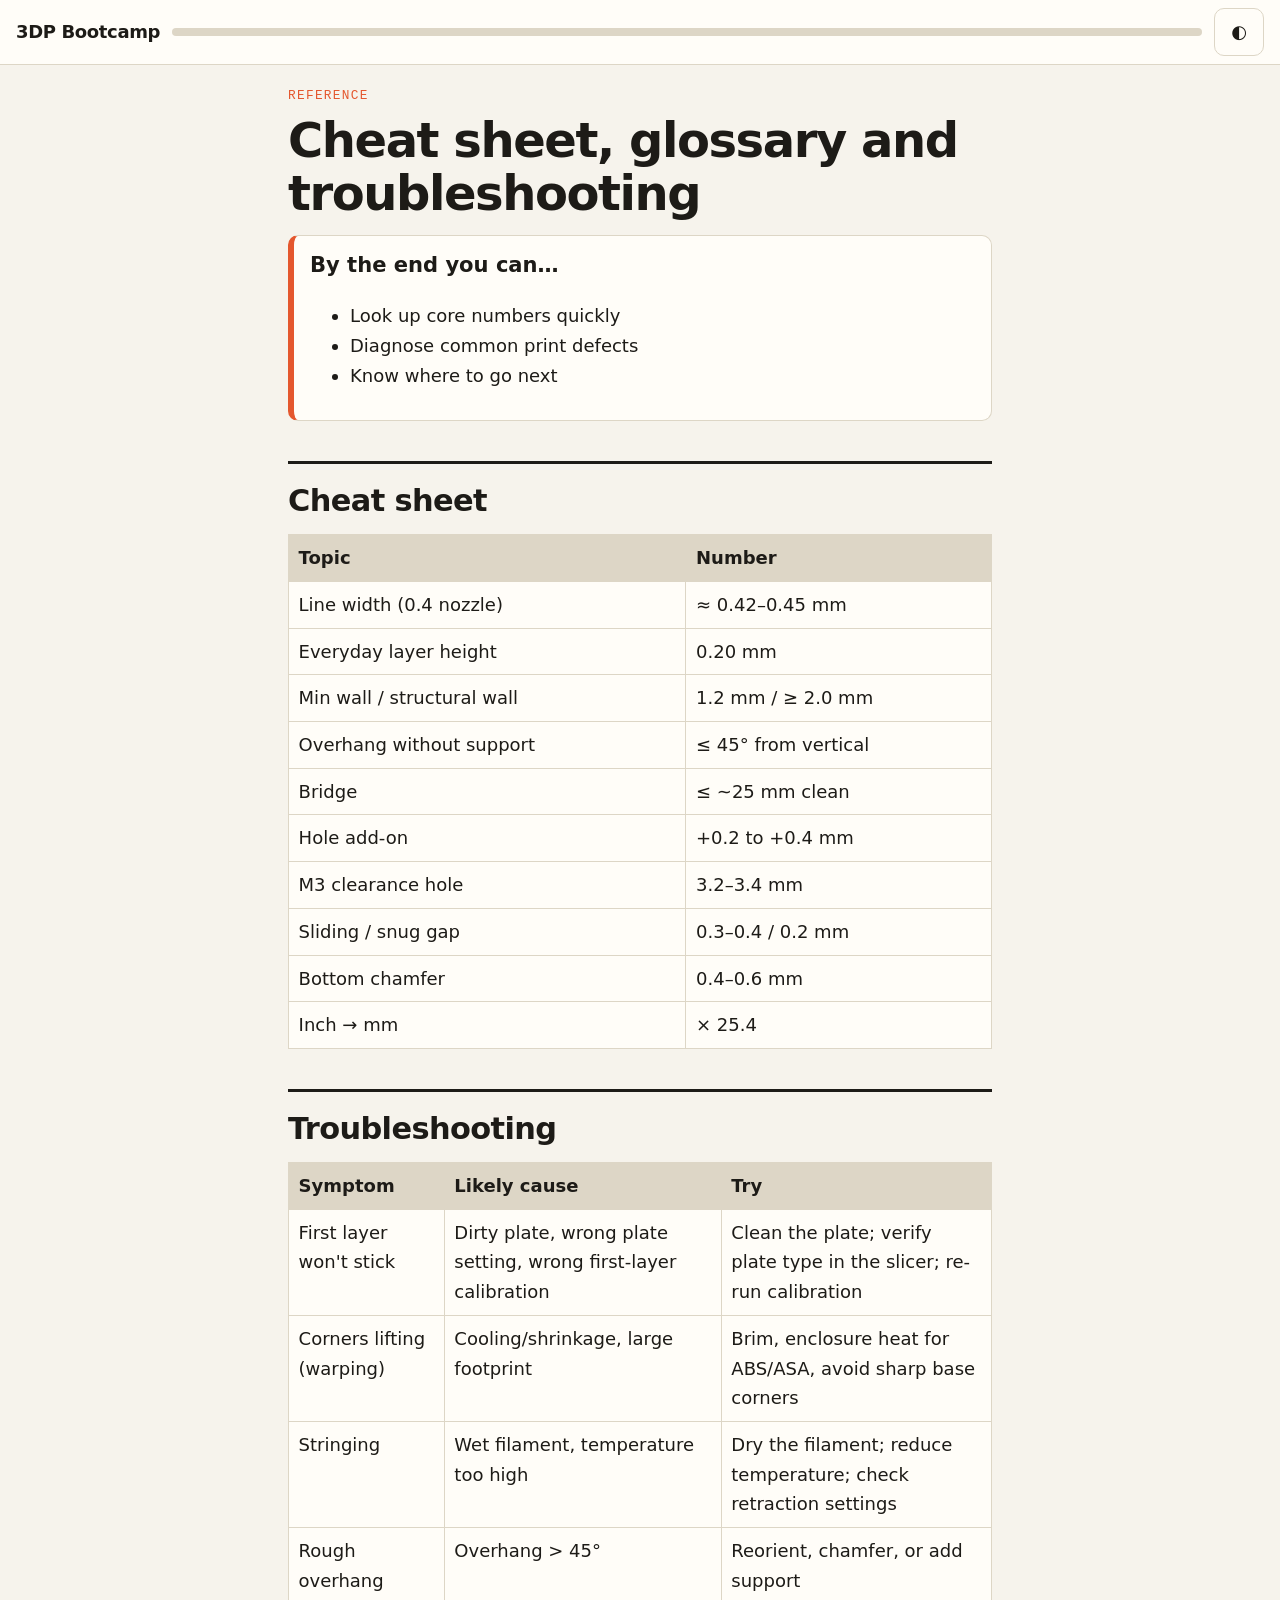
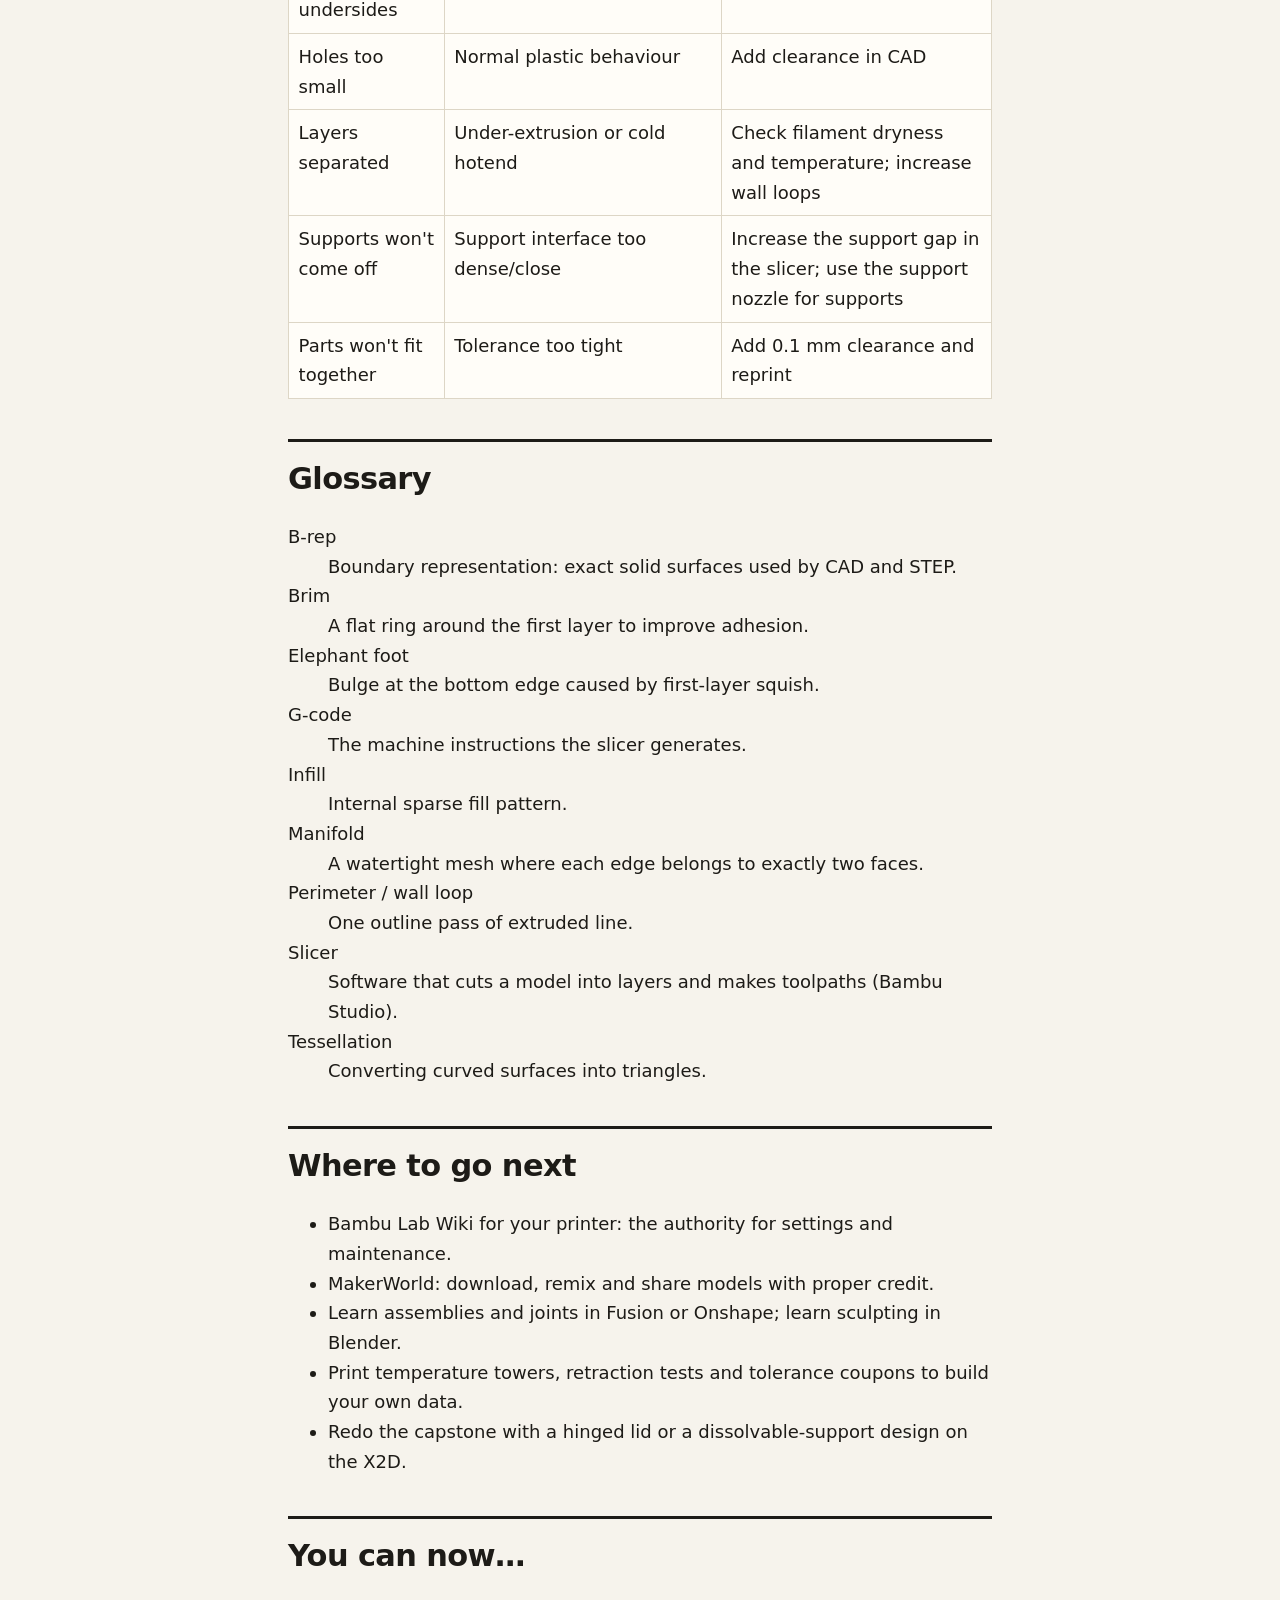
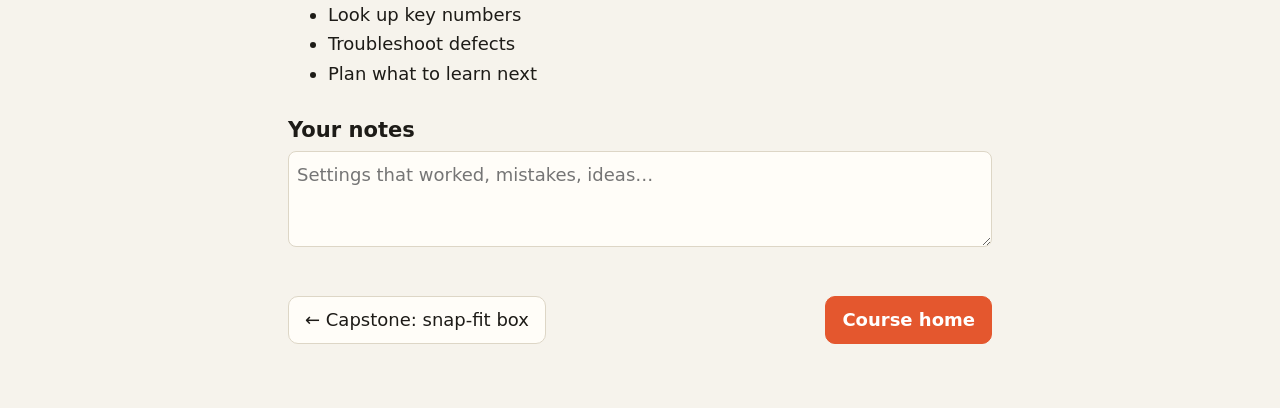
<file: docs/reference.html>
<!doctype html><html lang="en"><head><meta charset="utf-8">
<meta name="viewport" content="width=device-width, initial-scale=1, viewport-fit=cover">
<title>Cheat sheet, glossary and troubleshooting · 3D Printing Bootcamp</title><link rel="stylesheet" href="assets/css/main.css"></head><body>
<header class="top"><a class="brand" href="index.html">3DP Bootcamp</a><div class="bar" role="progressbar" aria-label="Course progress"><i></i></div><button id="theme" type="button" aria-label="Toggle dark mode">◐</button></header>
<main><div class="kicker">Reference</div><h1>Cheat sheet, glossary and troubleshooting</h1>
<div class="objectives"><h3>By the end you can…</h3><ul><li>Look up core numbers quickly</li><li>Diagnose common print defects</li><li>Know where to go next</li></ul></div>

<h2>Cheat sheet</h2>
<div class="table-wrap"><table><tr><th>Topic</th><th>Number</th></tr><tr><td>Line width (0.4 nozzle)</td><td>≈ 0.42–0.45 mm</td></tr><tr><td>Everyday layer height</td><td>0.20 mm</td></tr><tr><td>Min wall / structural wall</td><td>1.2 mm / ≥ 2.0 mm</td></tr><tr><td>Overhang without support</td><td>≤ 45° from vertical</td></tr><tr><td>Bridge</td><td>≤ ~25 mm clean</td></tr><tr><td>Hole add-on</td><td>+0.2 to +0.4 mm</td></tr><tr><td>M3 clearance hole</td><td>3.2–3.4 mm</td></tr><tr><td>Sliding / snug gap</td><td>0.3–0.4 / 0.2 mm</td></tr><tr><td>Bottom chamfer</td><td>0.4–0.6 mm</td></tr><tr><td>Inch → mm</td><td>× 25.4</td></tr></table></div>

<h2>Troubleshooting</h2>
<div class="table-wrap"><table><tr><th>Symptom</th><th>Likely cause</th><th>Try</th></tr><tr><td>First layer won't stick</td><td>Dirty plate, wrong plate setting, wrong first-layer calibration</td><td>Clean the plate; verify plate type in the slicer; re-run calibration</td></tr><tr><td>Corners lifting (warping)</td><td>Cooling/shrinkage, large footprint</td><td>Brim, enclosure heat for ABS/ASA, avoid sharp base corners</td></tr><tr><td>Stringing</td><td>Wet filament, temperature too high</td><td>Dry the filament; reduce temperature; check retraction settings</td></tr><tr><td>Rough overhang undersides</td><td>Overhang > 45°</td><td>Reorient, chamfer, or add support</td></tr><tr><td>Holes too small</td><td>Normal plastic behaviour</td><td>Add clearance in CAD</td></tr><tr><td>Layers separated</td><td>Under-extrusion or cold hotend</td><td>Check filament dryness and temperature; increase wall loops</td></tr><tr><td>Supports won't come off</td><td>Support interface too dense/close</td><td>Increase the support gap in the slicer; use the support nozzle for supports</td></tr><tr><td>Parts won't fit together</td><td>Tolerance too tight</td><td>Add 0.1 mm clearance and reprint</td></tr></table></div>

<h2>Glossary</h2>
<dl>
<dt>B-rep</dt><dd>Boundary representation: exact solid surfaces used by CAD and STEP.</dd>
<dt>Brim</dt><dd>A flat ring around the first layer to improve adhesion.</dd>
<dt>Elephant foot</dt><dd>Bulge at the bottom edge caused by first-layer squish.</dd>
<dt>G-code</dt><dd>The machine instructions the slicer generates.</dd>
<dt>Infill</dt><dd>Internal sparse fill pattern.</dd>
<dt>Manifold</dt><dd>A watertight mesh where each edge belongs to exactly two faces.</dd>
<dt>Perimeter / wall loop</dt><dd>One outline pass of extruded line.</dd>
<dt>Slicer</dt><dd>Software that cuts a model into layers and makes toolpaths (Bambu Studio).</dd>
<dt>Tessellation</dt><dd>Converting curved surfaces into triangles.</dd>
</dl>

<h2>Where to go next</h2>
<ul><li>Bambu Lab Wiki for your printer: the authority for settings and maintenance.</li><li>MakerWorld: download, remix and share models with proper credit.</li><li>Learn assemblies and joints in Fusion or Onshape; learn sculpting in Blender.</li><li>Print temperature towers, retraction tests and tolerance coupons to build your own data.</li><li>Redo the capstone with a hinged lid or a dissolvable-support design on the X2D.</li></ul>

<h2>You can now…</h2><ul><li>Look up key numbers</li><li>Troubleshoot defects</li><li>Plan what to learn next</li></ul>

<h3>Your notes</h3><textarea class="notes" aria-label="Notes for this page" placeholder="Settings that worked, mistakes, ideas…"></textarea>
<div class="nav"><a class="btn" href="capstone.html">← Capstone: snap-fit box</a><a class="btn primary" href="index.html">Course home</a></div></main><script src="assets/js/main.js"></script></body></html>
</file>
<file: docs/assets/css/main.css>
:root{
  --bg:#f6f3ec;--surface:#fffdf8;--ink:#1d1b17;--muted:#6b665c;--line:#ddd6c6;
  --accent:#e4572e;--accent-ink:#fff;--ok:#2e8b57;--bad:#c0392b;--code:#1e1e1c;--code-ink:#f3efe3;--hint:#fff3d6;
  --font:"Avenir Next","Segoe UI",system-ui,sans-serif;--mono:ui-monospace,"SF Mono",Menlo,monospace;
}
:root[data-theme=dark]{
  --bg:#15140f;--surface:#1e1c16;--ink:#f1ede2;--muted:#a39d8d;--line:#35322a;--code:#0e0d0a;--hint:#3a3220;
}
*{box-sizing:border-box}
html{overflow-x:clip;-webkit-text-size-adjust:100%}
body{margin:0;background:var(--bg);color:var(--ink);font:clamp(16px,1.1vw + 13px,18px)/1.65 var(--font);padding:0 env(safe-area-inset-right) env(safe-area-inset-bottom) env(safe-area-inset-left)}
a{color:var(--accent)}
header.top{position:sticky;top:0;z-index:5;background:var(--surface);border-bottom:1px solid var(--line);display:flex;gap:.75rem;align-items:center;padding:.5rem 1rem;padding-top:calc(.5rem + env(safe-area-inset-top))}
header.top a.brand{font-weight:800;text-decoration:none;color:var(--ink);letter-spacing:-.02em}
header.top .bar{flex:1;height:8px;background:var(--line);border-radius:99px;overflow:hidden}
header.top .bar i{display:block;height:100%;width:0;background:var(--accent);transition:width .3s}
button,.btn{min-height:44px;min-width:44px;padding:.5rem 1rem;border-radius:10px;border:1px solid var(--line);background:var(--surface);color:var(--ink);font:inherit;cursor:pointer;text-decoration:none;display:inline-flex;align-items:center;justify-content:center}
button.primary,.btn.primary{background:var(--accent);color:var(--accent-ink);border-color:var(--accent);font-weight:700}
main{max-width:46rem;margin:0 auto;padding:1.25rem 1rem 4rem}
h1{font-size:clamp(1.9rem,6vw,3rem);line-height:1.1;letter-spacing:-.03em;margin:.5rem 0 1rem}
h2{font-size:clamp(1.4rem,4vw,1.9rem);margin:2.5rem 0 .5rem;letter-spacing:-.02em;border-top:3px solid var(--ink);padding-top:.75rem}
h3{margin:1.5rem 0 .25rem}
.kicker{font-family:var(--mono);font-size:.8rem;text-transform:uppercase;letter-spacing:.1em;color:var(--accent)}
.objectives{background:var(--surface);border:1px solid var(--line);border-left:6px solid var(--accent);border-radius:10px;padding:.75rem 1rem}
.objectives h3{margin:0}
.callout{background:var(--hint);border-radius:10px;padding:.75rem 1rem;margin:1rem 0}
.callout.warn{border-left:6px solid var(--bad)}
.callout.tip{border-left:6px solid var(--ok)}
pre{position:relative;background:var(--code);color:var(--code-ink);padding:1rem;border-radius:10px;overflow-x:auto;font:.85rem/1.5 var(--mono)}
code{font-family:var(--mono);font-size:.9em;background:color-mix(in srgb,var(--line) 60%,transparent);padding:.1em .3em;border-radius:4px}
pre code{background:none;padding:0}
pre .copy{position:absolute;top:.25rem;right:.25rem;min-height:36px;min-width:36px;padding:.2rem .6rem;font-size:.75rem;background:#3a3830;color:#fff;border-color:#55524a}
.table-wrap{overflow-x:auto}
table{border-collapse:collapse;width:100%;min-width:30rem;background:var(--surface)}
th,td{border:1px solid var(--line);padding:.5rem .6rem;text-align:left;vertical-align:top}
th{background:var(--line)}
.exercise{border:1px solid var(--line);background:var(--surface);border-radius:12px;padding:1rem;margin:1rem 0}
.exercise .tag{font-family:var(--mono);font-size:.75rem;color:var(--muted)}
details{margin:.5rem 0}
details>summary{cursor:pointer;min-height:44px;display:flex;align-items:center;font-weight:700;color:var(--accent)}
details.hint>div,details.solution>div{background:var(--hint);padding:.5rem .8rem;border-radius:8px}
.quiz{border:2px solid var(--ink);border-radius:12px;padding:1rem;margin:1rem 0;background:var(--surface)}
.q{margin:1rem 0}
.q p{font-weight:700;margin:.25rem 0}
.q .opts{display:grid;gap:.5rem}
.q .opts button{justify-content:flex-start;text-align:left}
.q .opts button.right{background:var(--ok);color:#fff;border-color:var(--ok)}
.q .opts button.wrong{background:var(--bad);color:#fff;border-color:var(--bad)}
.q .why{display:none;font-size:.95rem;color:var(--muted)}
.q.done .why{display:block}
.score{font-weight:800}
.nav{display:flex;justify-content:space-between;gap:.5rem;margin-top:2.5rem;flex-wrap:wrap}
.curriculum{list-style:none;padding:0;display:grid;gap:.5rem}
.curriculum a{display:flex;gap:.75rem;align-items:center;padding:.75rem 1rem;background:var(--surface);border:1px solid var(--line);border-radius:10px;text-decoration:none;color:var(--ink);min-height:56px}
.curriculum .n{font-family:var(--mono);font-weight:800;color:var(--accent);min-width:2ch}
.curriculum .st{margin-left:auto}
.lab{border:2px dashed var(--accent);border-radius:12px;padding:1rem;margin:1rem 0;background:var(--surface)}
.lab label{display:grid;gap:.15rem;margin:.6rem 0;font-weight:600}
.lab input[type=range]{width:100%;min-height:44px}
.lab output{font-family:var(--mono);color:var(--accent)}
.verdict{margin:.5rem 0 0;padding:.5rem .75rem;border-radius:8px;font-weight:700}
.verdict.ok{background:color-mix(in srgb,var(--ok) 20%,var(--surface))}
.verdict.warn{background:color-mix(in srgb,#e0a000 25%,var(--surface))}
.verdict.bad{background:color-mix(in srgb,var(--bad) 20%,var(--surface))}
textarea.notes{width:100%;min-height:6rem;font:inherit;padding:.5rem;border-radius:8px;border:1px solid var(--line);background:var(--surface);color:var(--ink)}
@media (min-width:48rem){.curriculum{grid-template-columns:1fr 1fr}}
@media print{header.top,.nav,button{display:none}}
</file>
